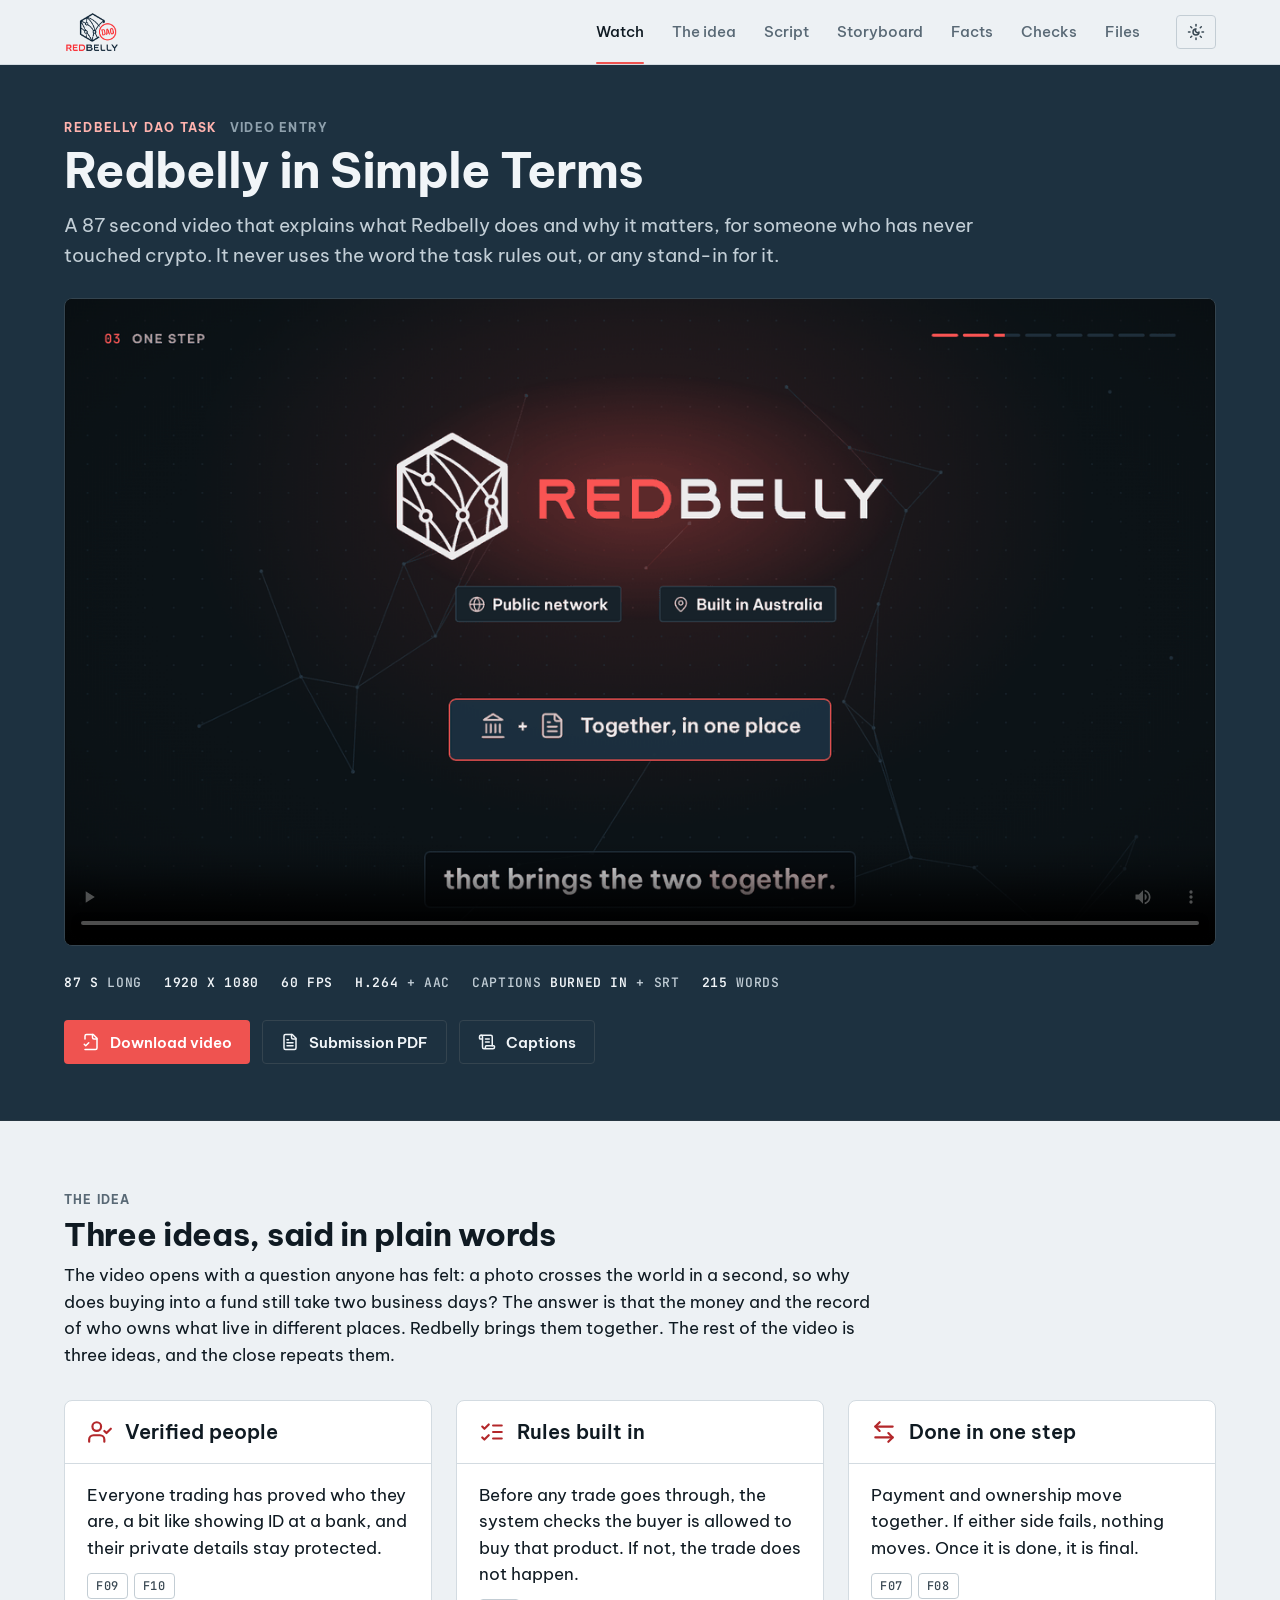
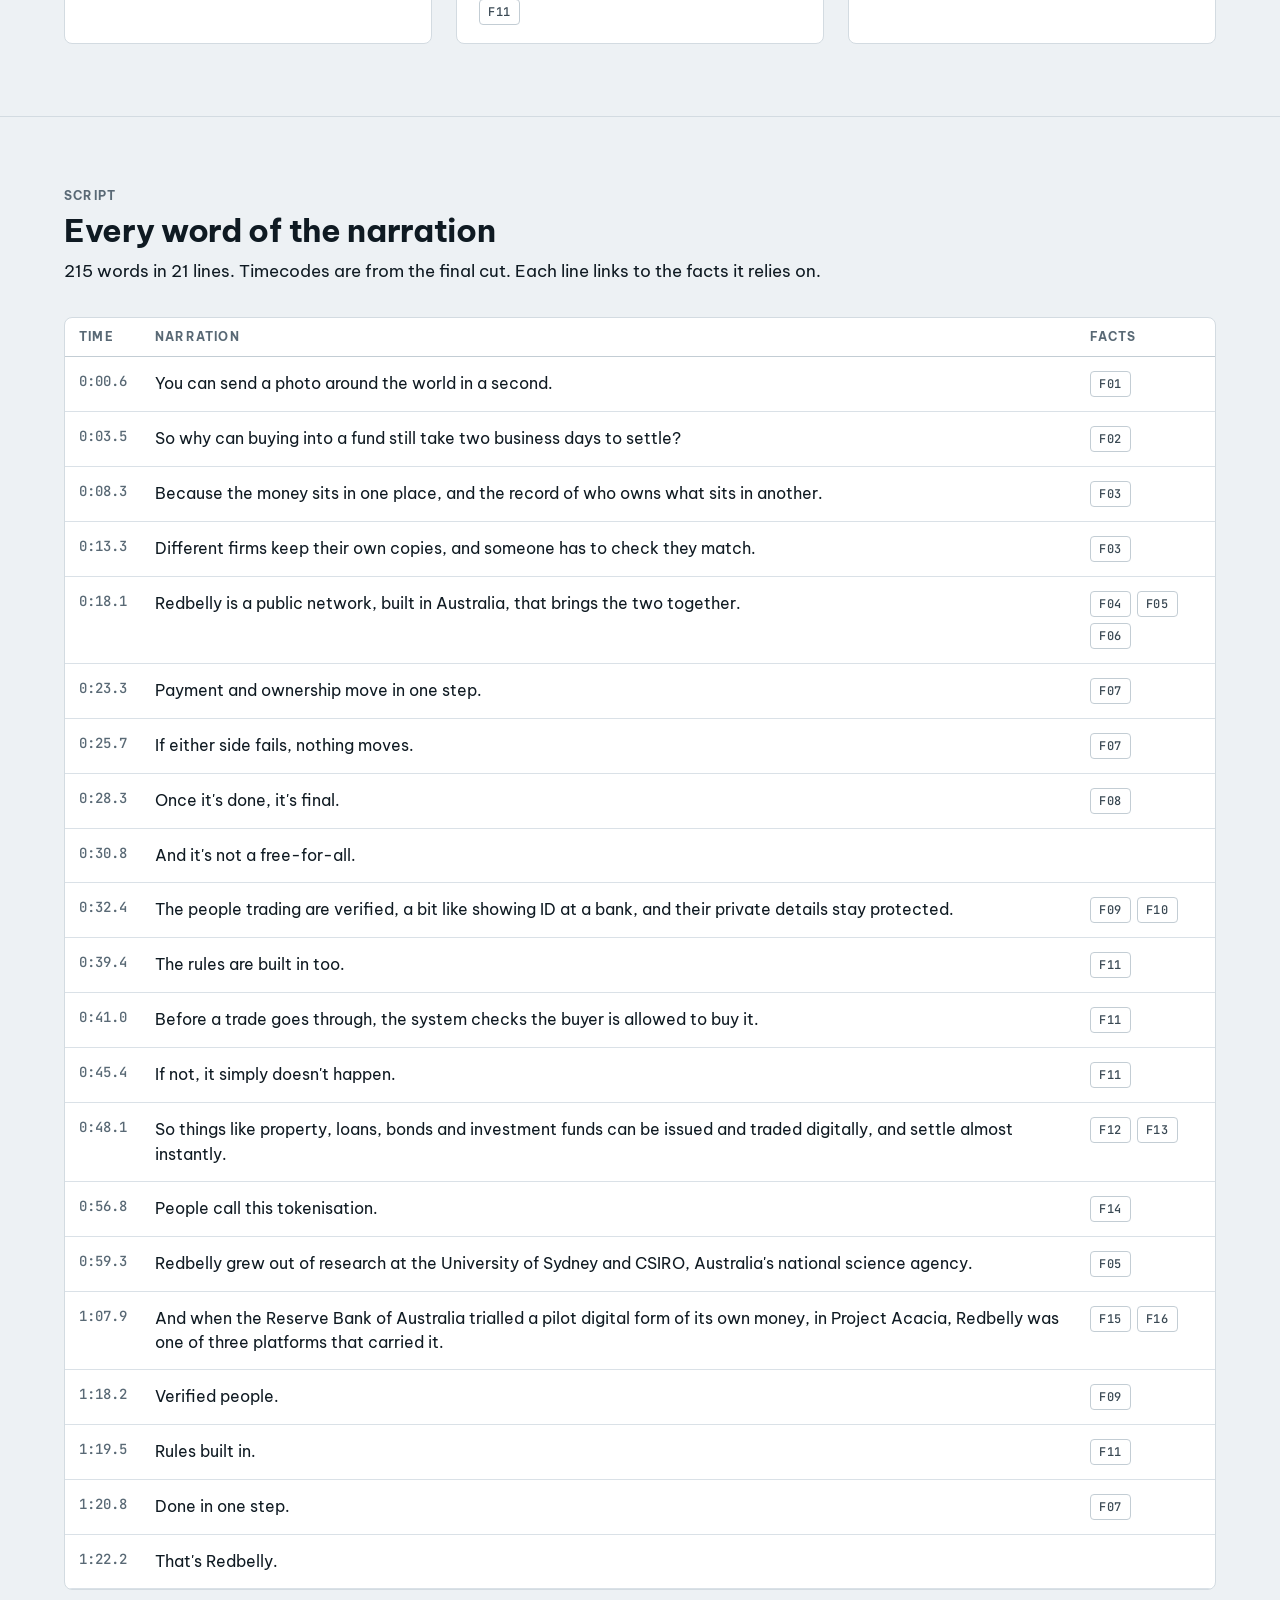
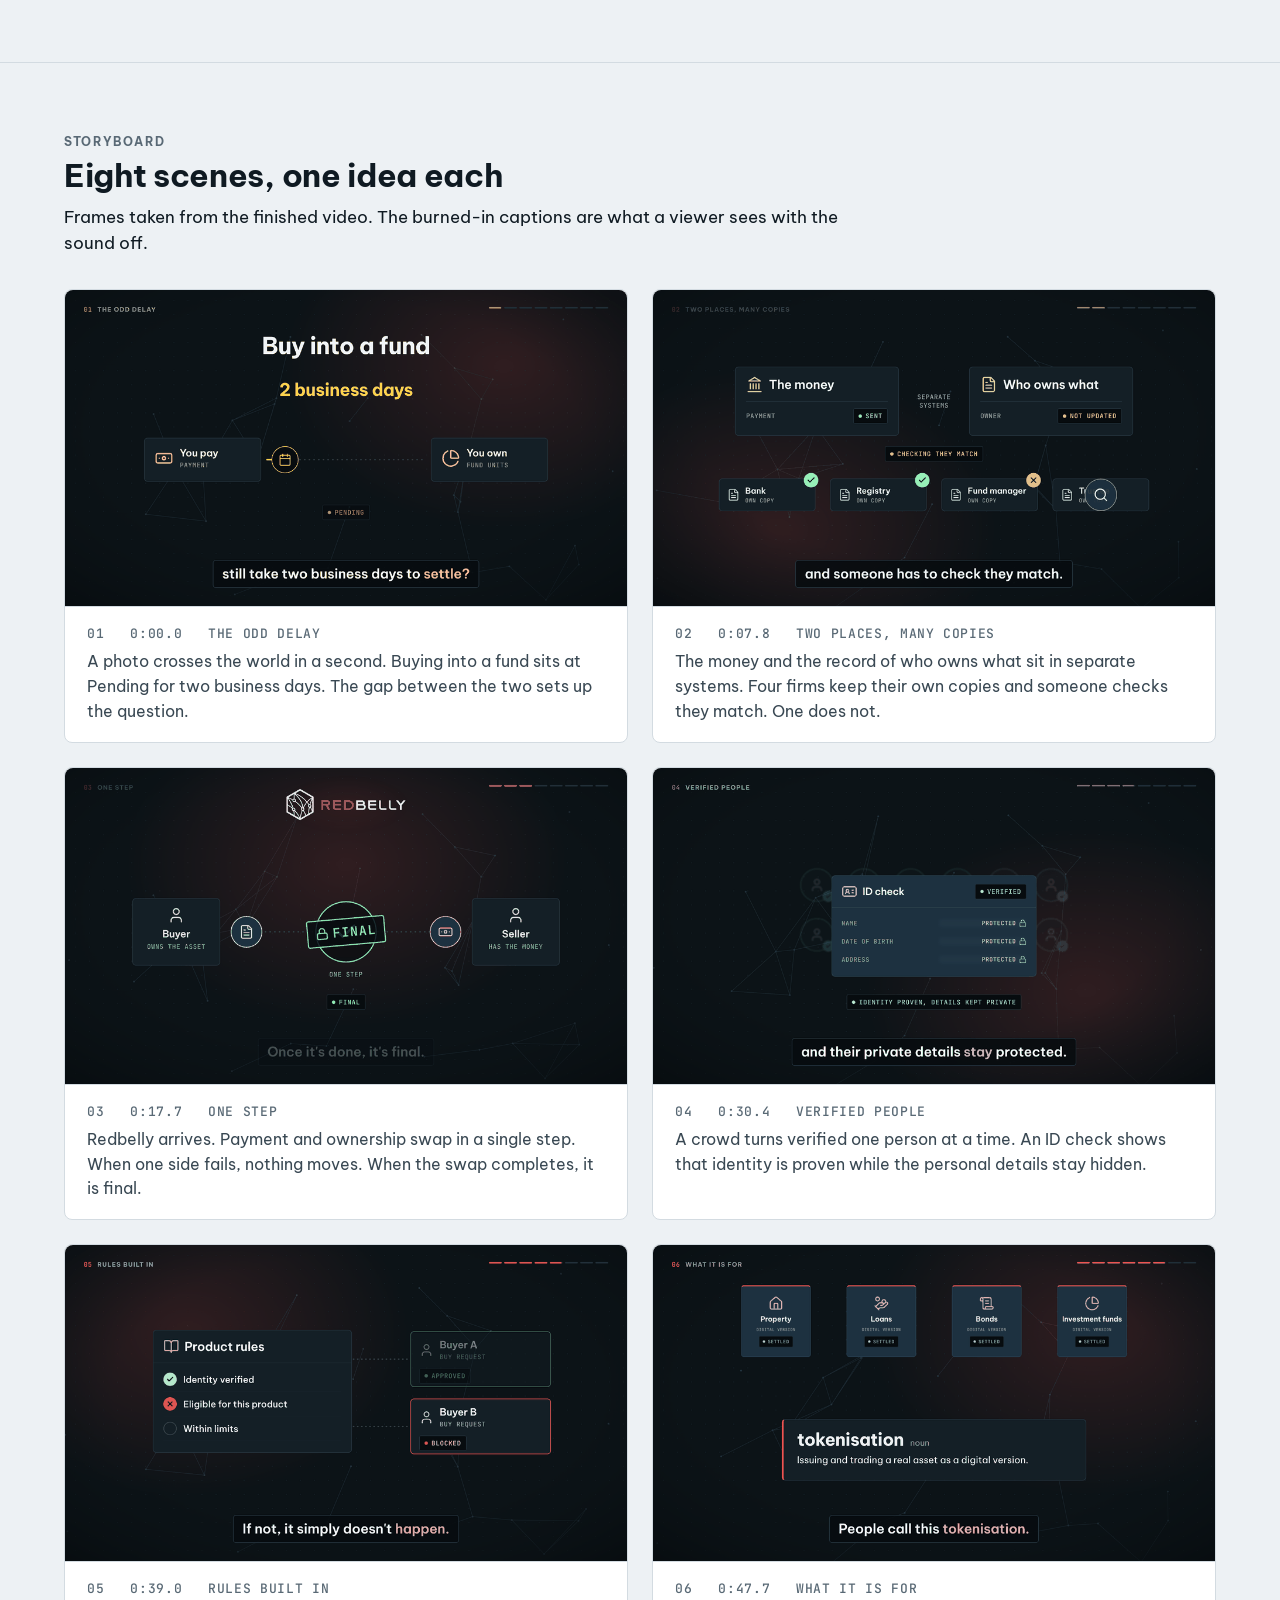
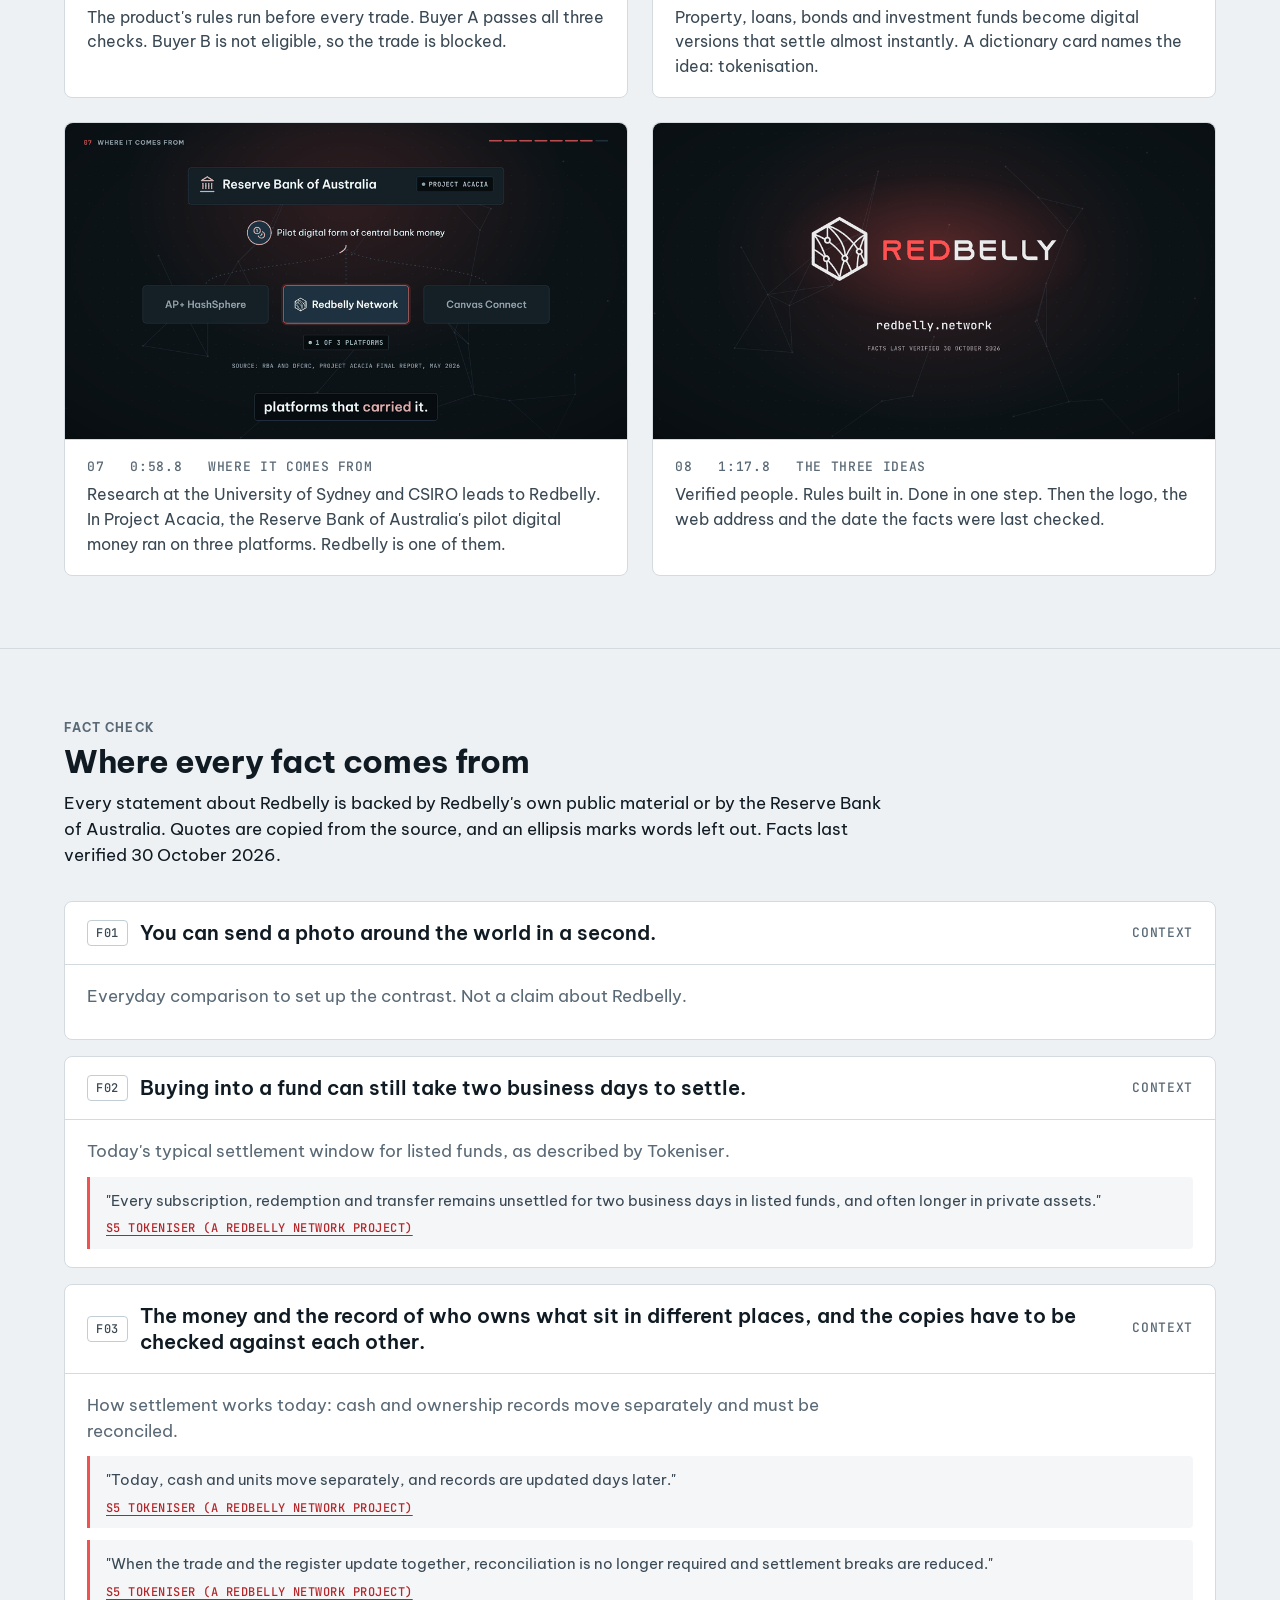
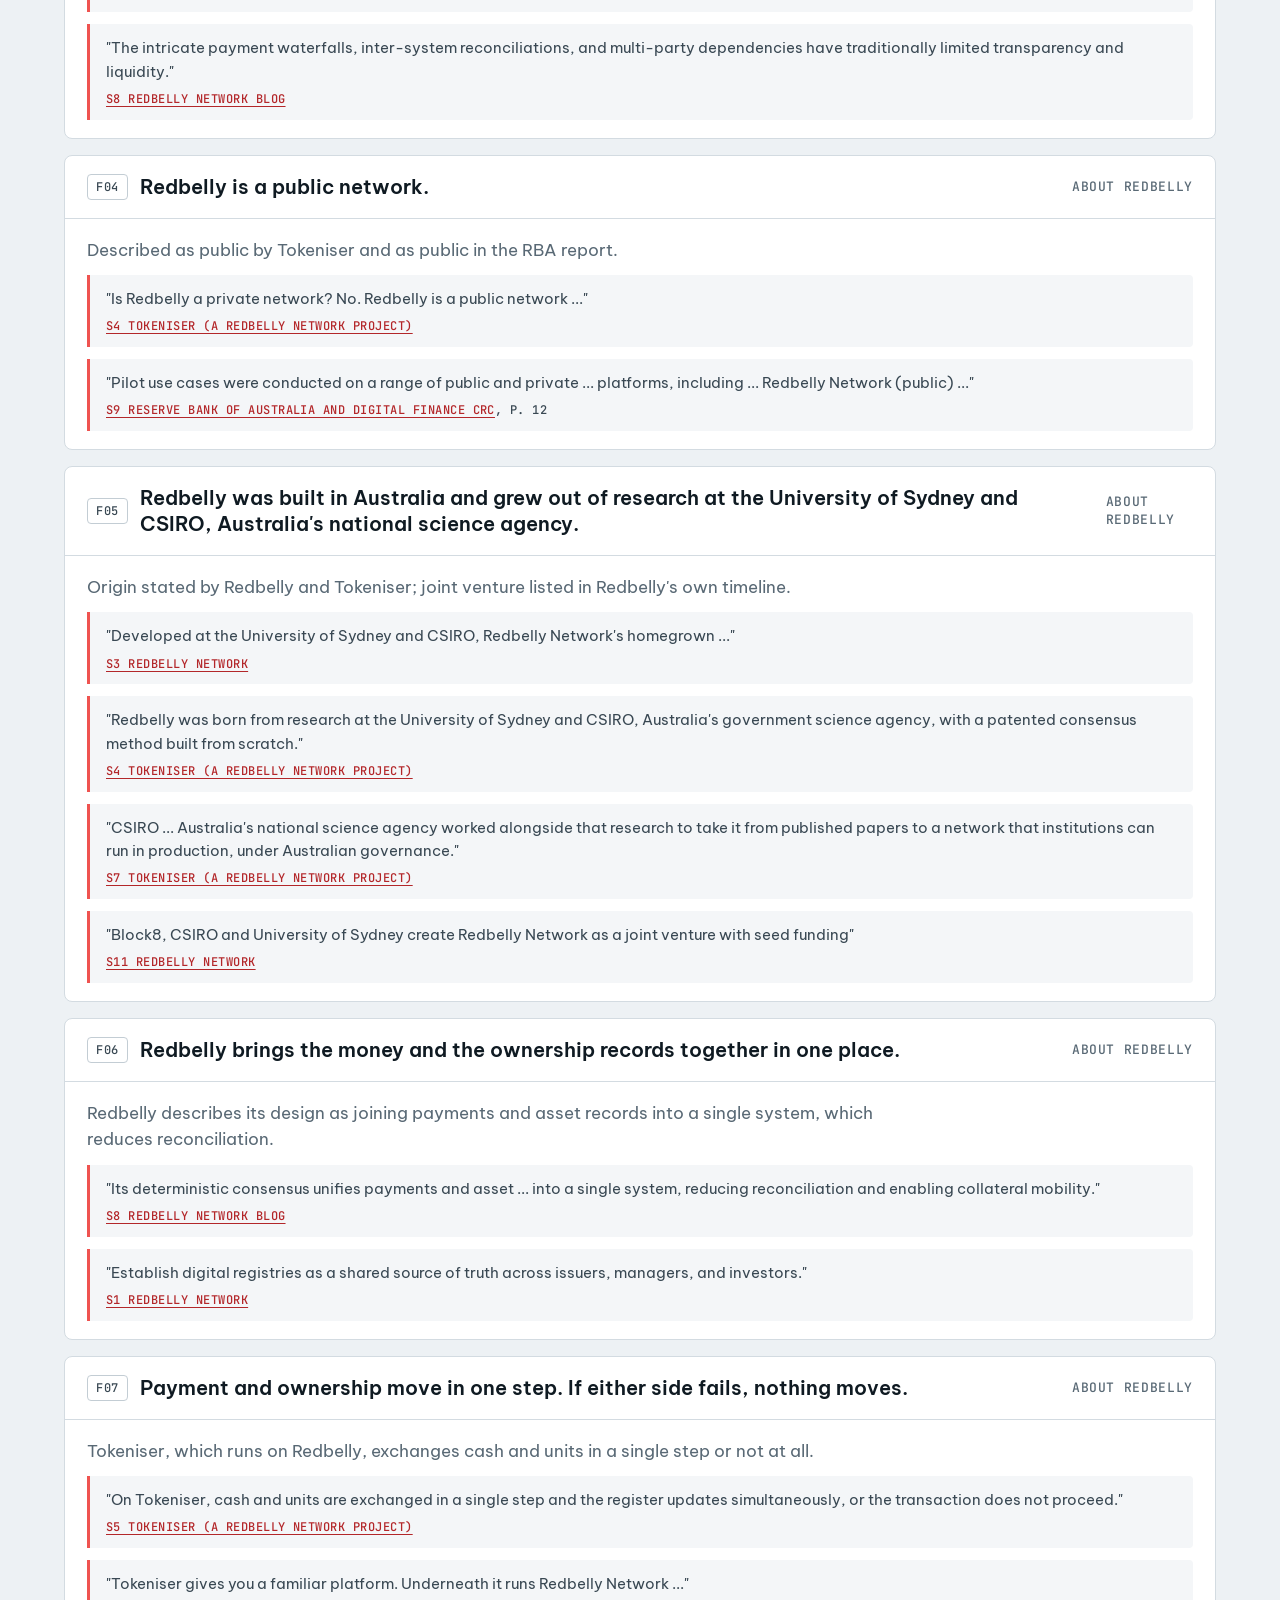
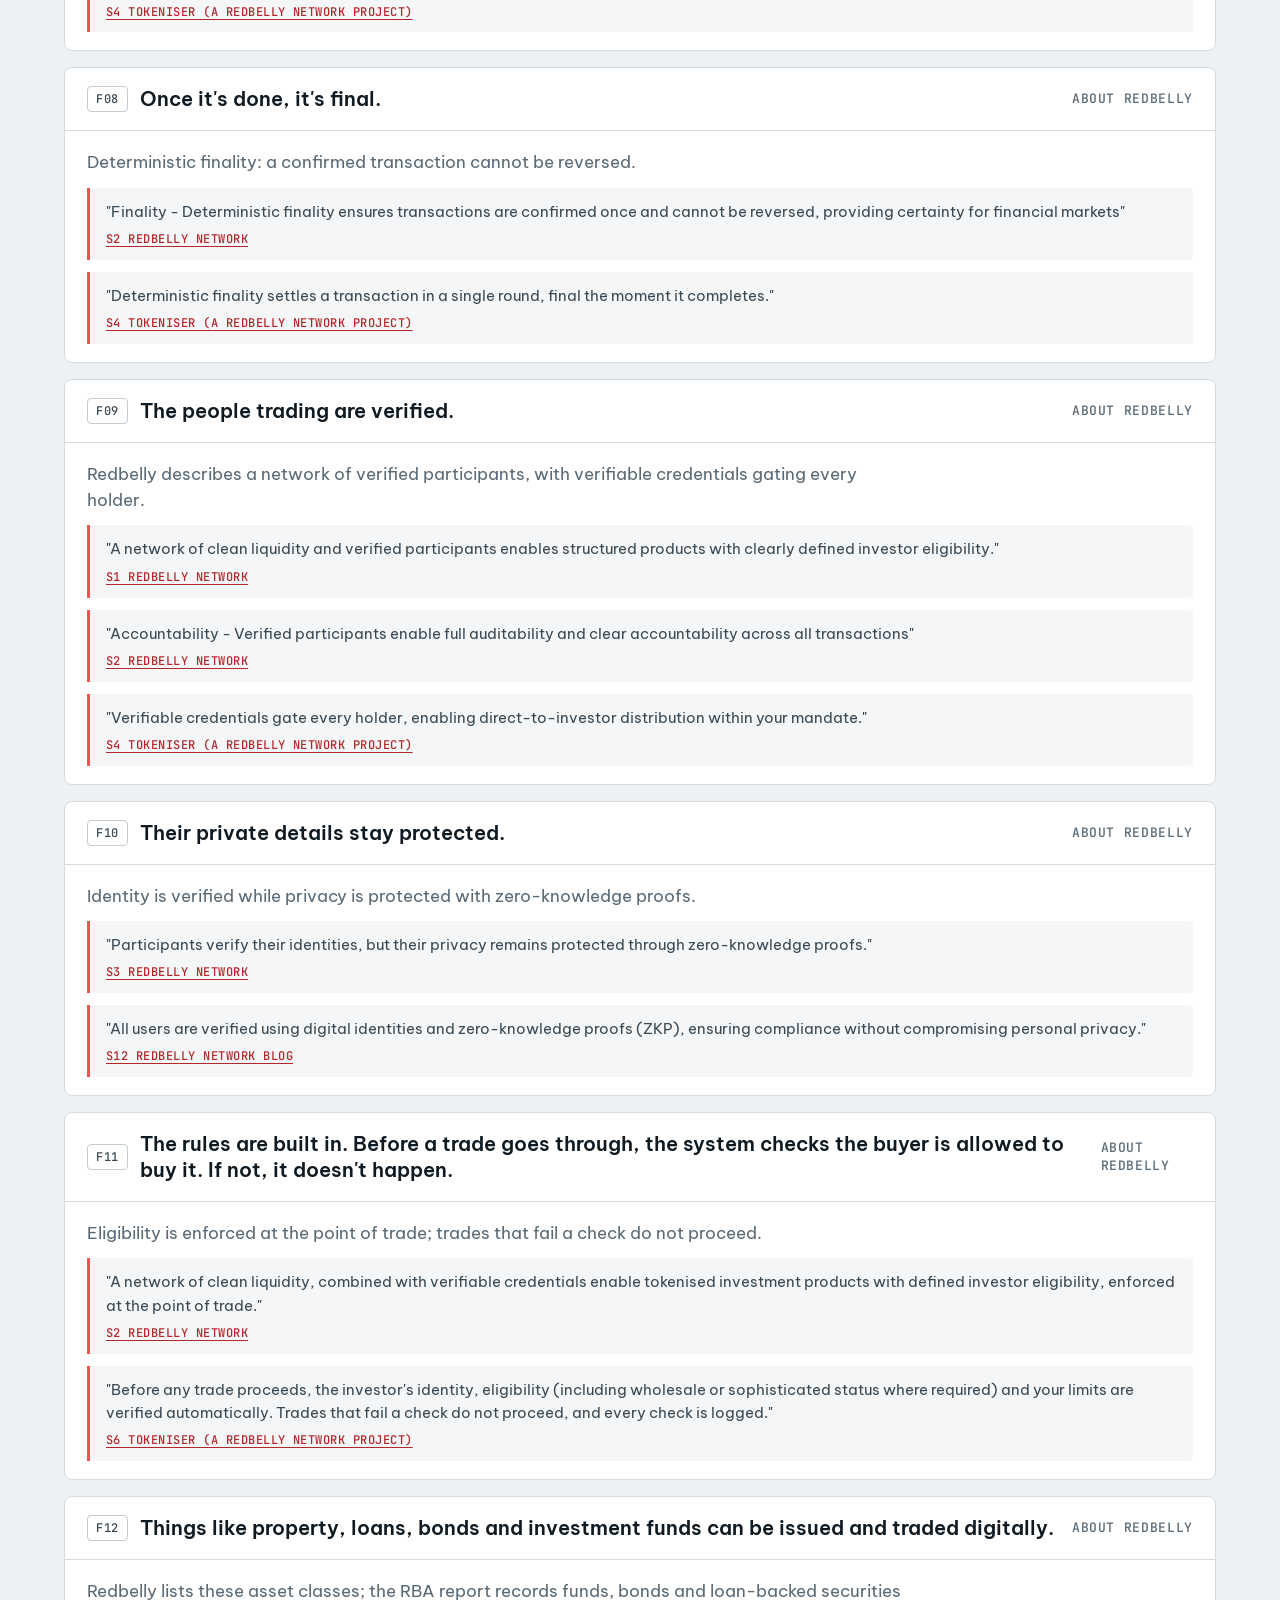
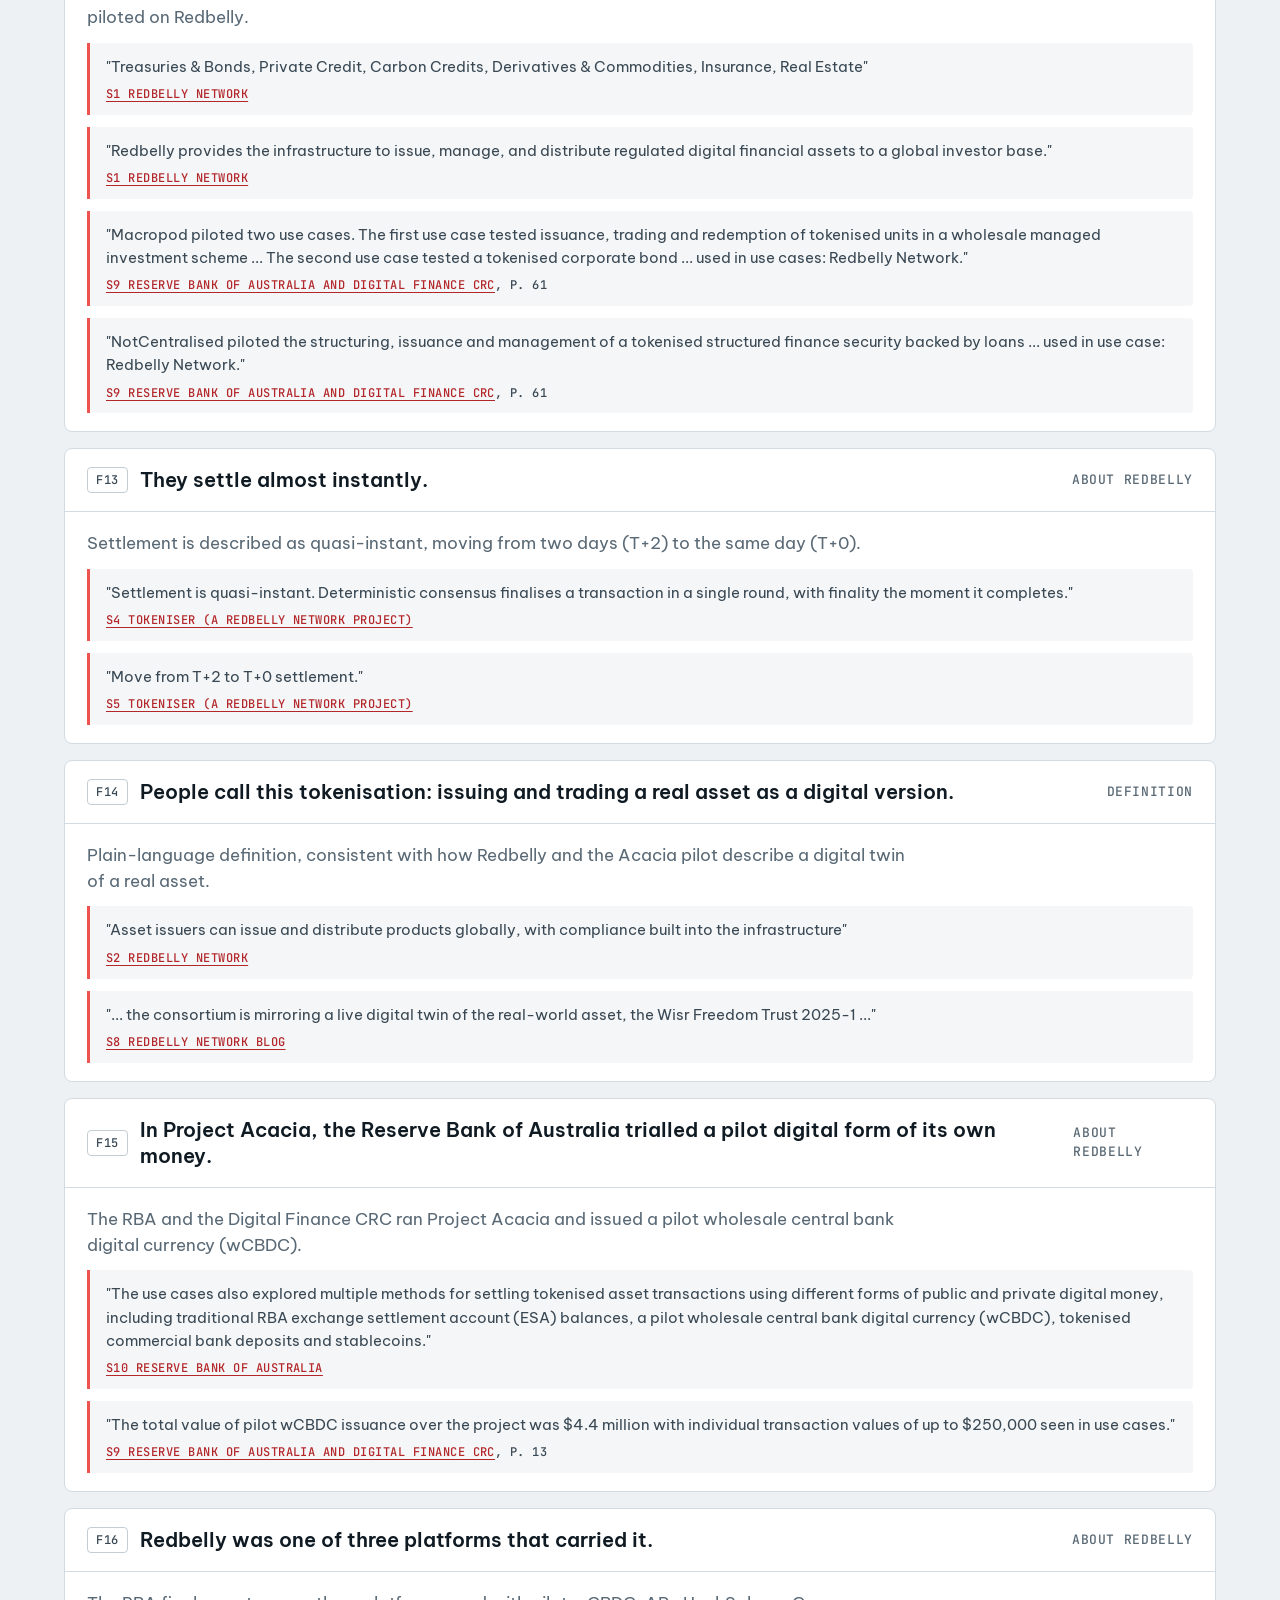
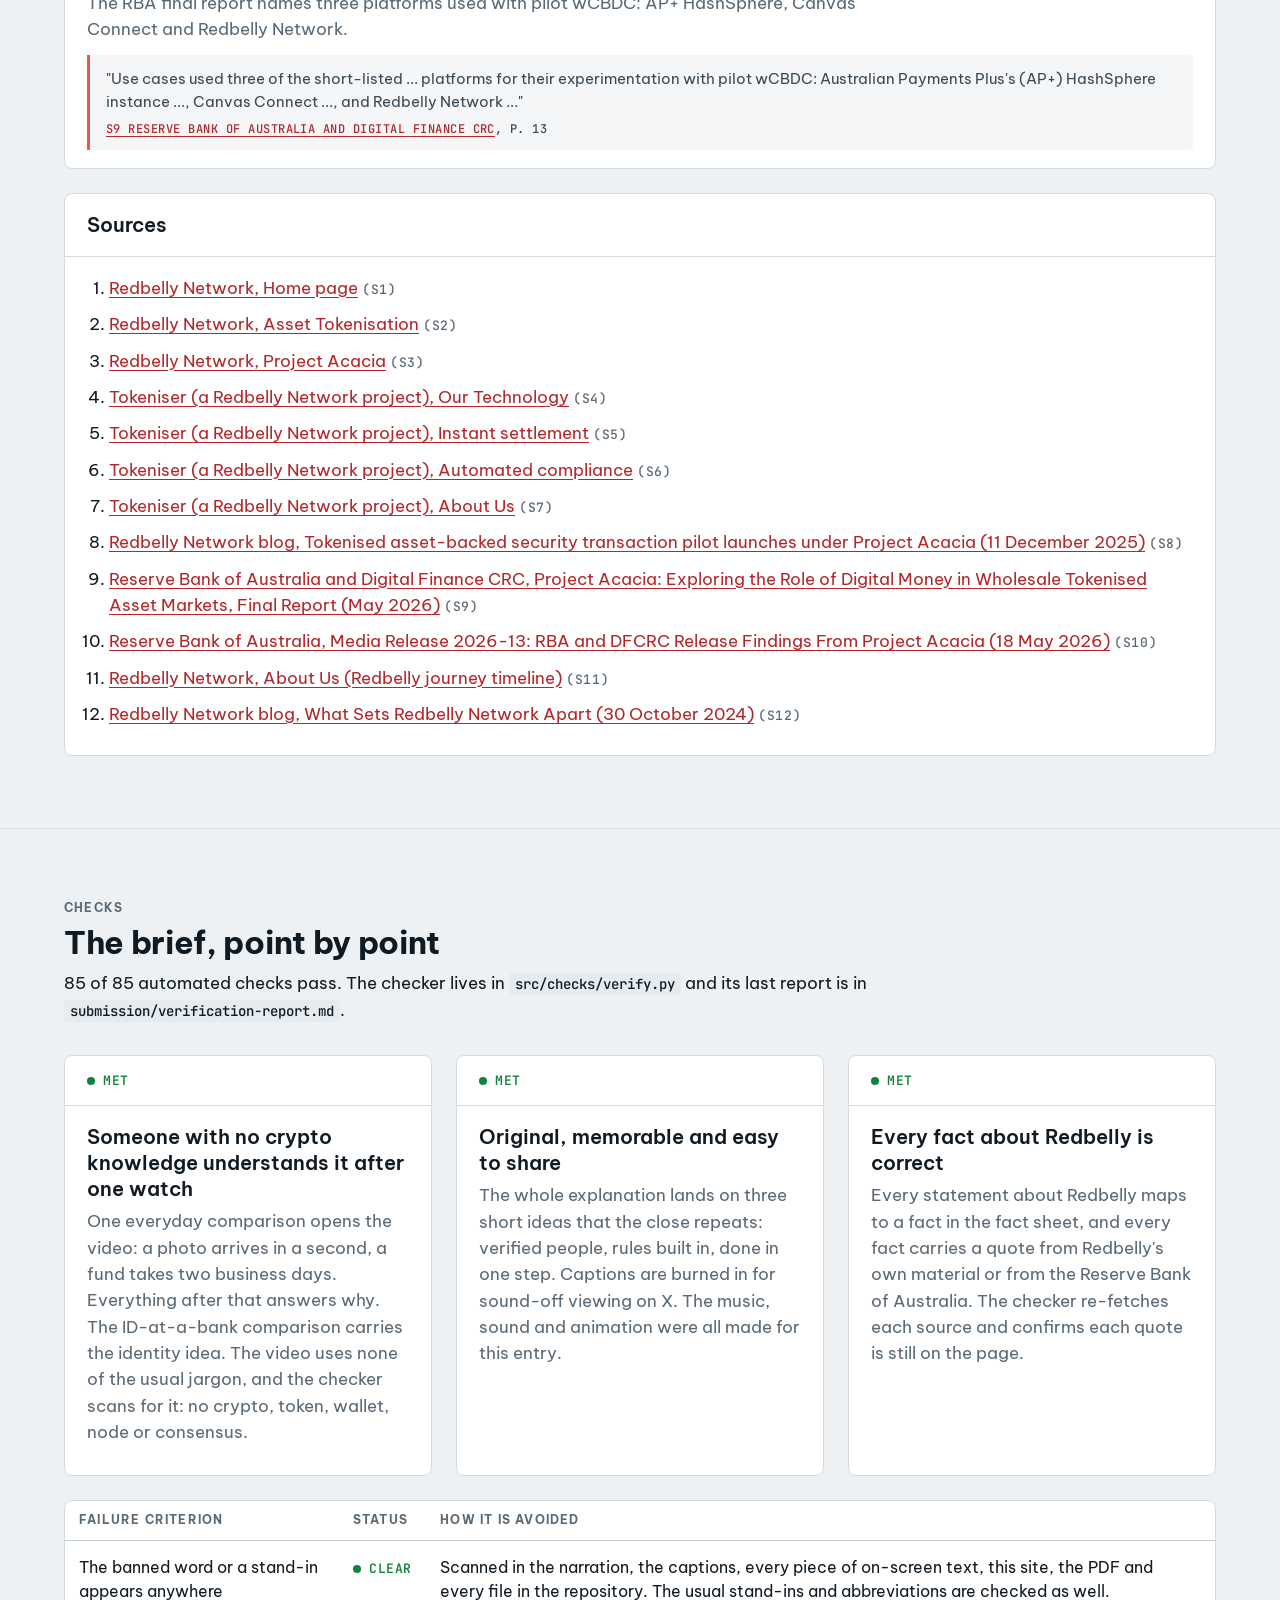
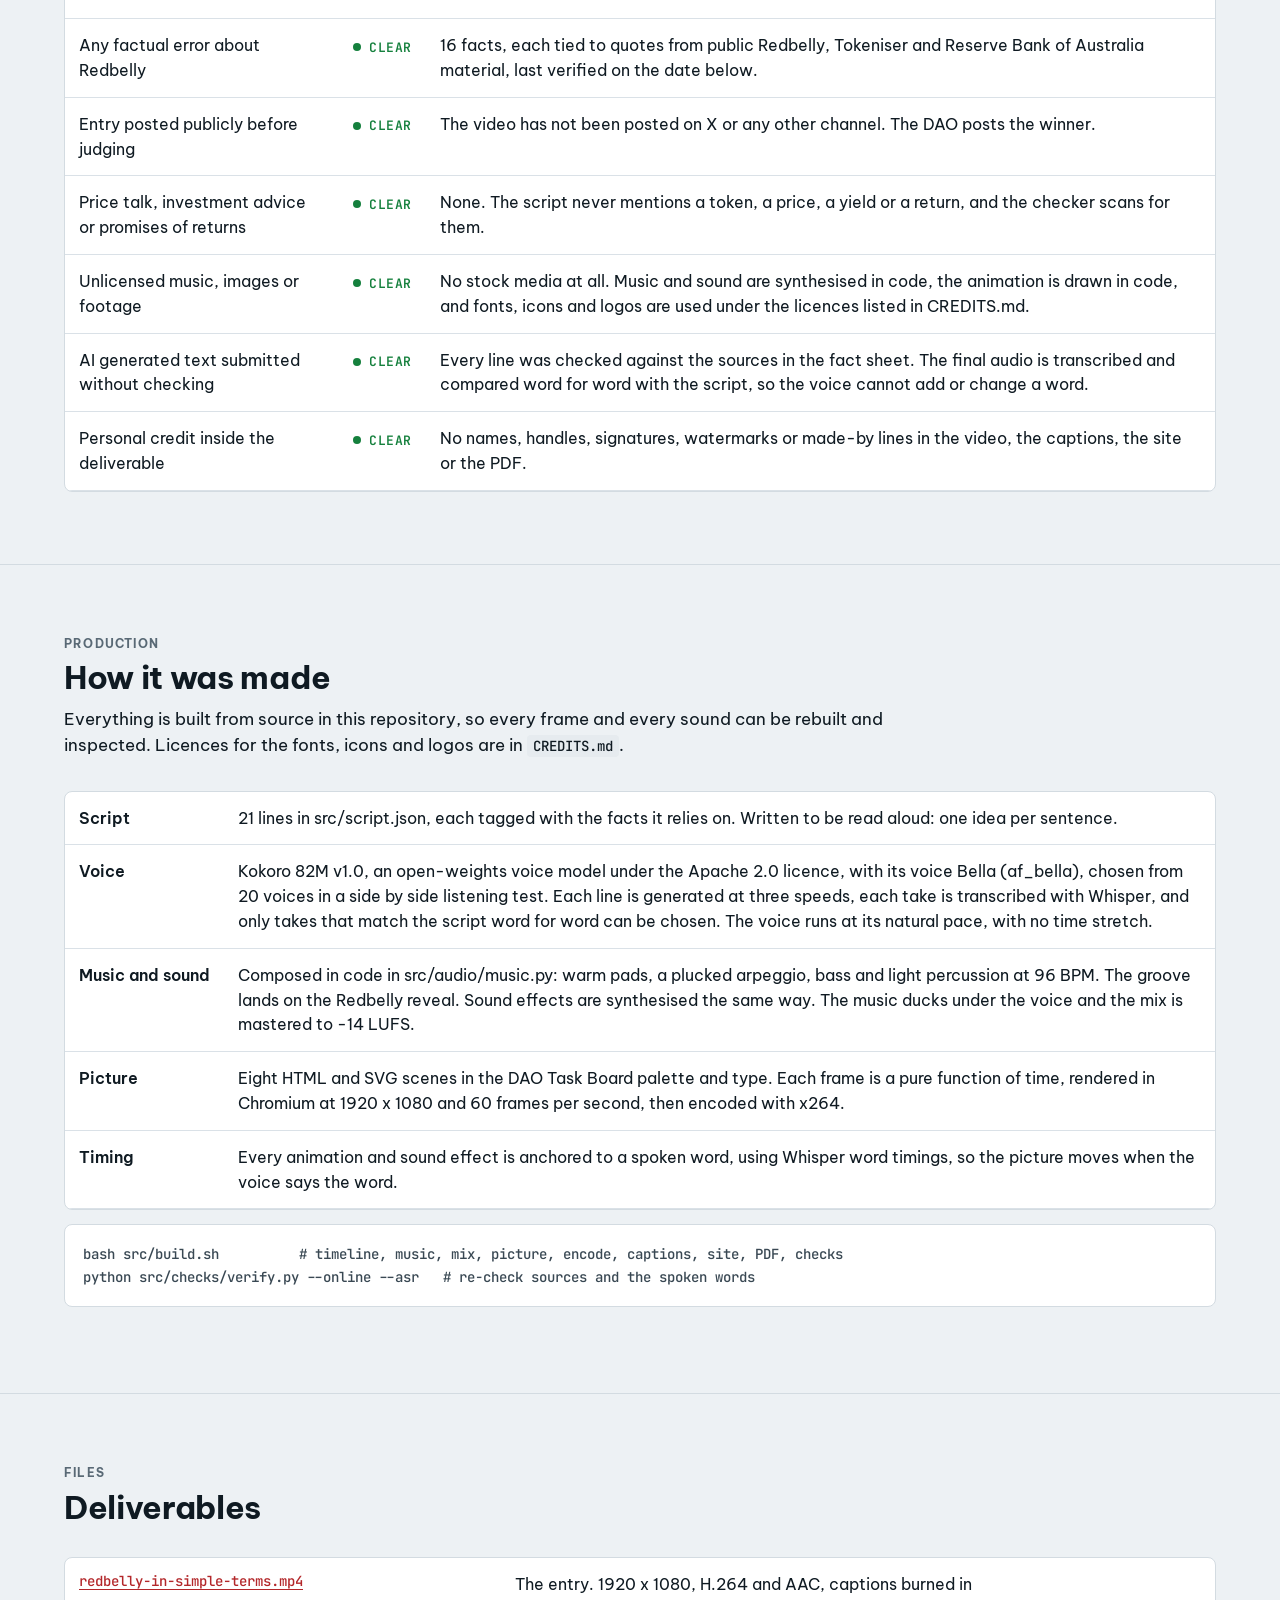
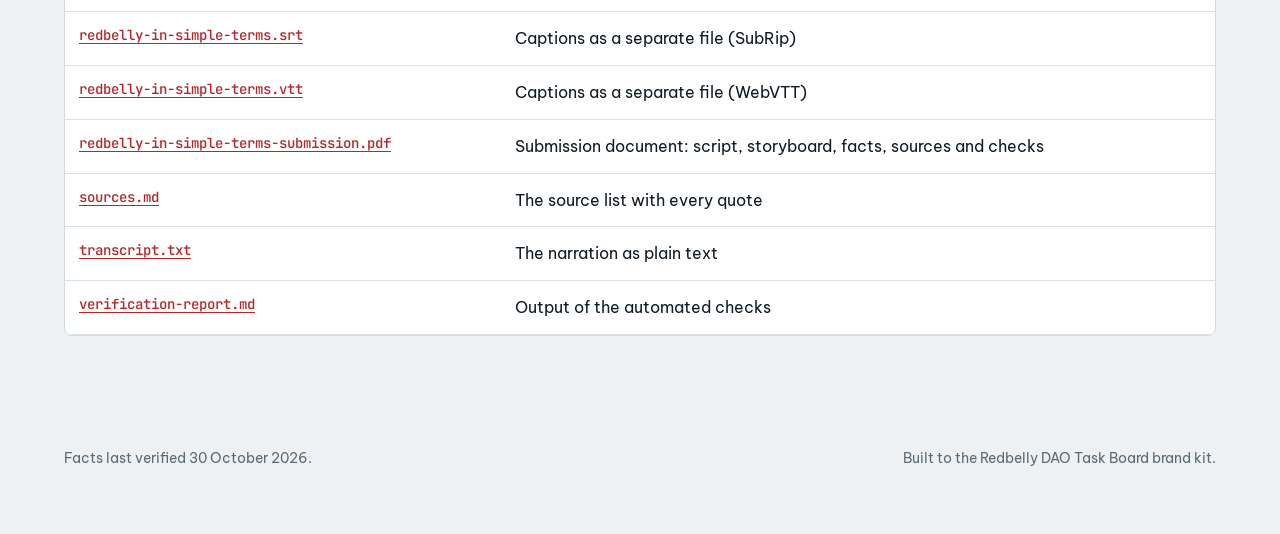
<file: index.html>
<!doctype html>
<html lang="en">
<head>
<meta charset="utf-8">
<meta name="viewport" content="width=device-width, initial-scale=1">
<title>Redbelly in Simple Terms</title>
<meta name="description" content="A 87 second video that explains what Redbelly does and why it matters, in everyday language.">
<meta property="og:title" content="Redbelly in Simple Terms">
<meta property="og:description" content="What Redbelly does and why it matters, in 87 seconds of everyday language.">
<meta property="og:type" content="website">
<meta property="og:url" content="https://redbelly-in-simple-terms.vercel.app/">
<meta property="og:image" content="https://redbelly-in-simple-terms.vercel.app/site/img/og.png">
<meta property="og:image:width" content="1200">
<meta property="og:image:height" content="630">
<meta name="twitter:card" content="summary_large_image">
<meta name="twitter:image" content="https://redbelly-in-simple-terms.vercel.app/site/img/og.png">
<meta name="robots" content="noindex">
<link rel="icon" type="image/png" sizes="512x512" href="site/img/icon.png">
<link rel="stylesheet" href="assets/fonts/fonts.css">
<style>
:root{color-scheme:dark;--surface:#0c1317;--deep:#0a1014;--lowest:#070c0f;--low:#111a20;--container:#17222a;--high:#223039;
--slate:#141f26;--steel:#1d3140;--edge:#263641;--on:#f1f5f8;--on2:#c2ced6;--outline:#8fa1ad;--ov:#34444f;--brand:#EF5350;
--brand-hover:#f95a56;--primary:#ffb3ae;--ok:#86EFAC;--warn:#FCD34D;
--sans:"Be Vietnam Pro",ui-sans-serif,system-ui,sans-serif;--mono:"JetBrains Mono",ui-monospace,monospace}
:root[data-theme=light]{color-scheme:light;--surface:#EDF1F4;--deep:#EDF1F4;--lowest:#FFFFFF;--low:#F4F6F8;--container:#E6EBEF;
--high:#DAE1E7;--slate:#FFFFFF;--steel:#DDE6ED;--edge:#D3DBE1;--on:#0F1A22;--on2:#394853;--outline:#596975;--ov:#C3CDD4;
--brand-hover:#D93E3B;--primary:#B3272A;--ok:#15803D;--warn:#A16207}
@media (prefers-color-scheme:light){:root:not([data-theme=dark]){color-scheme:light;--surface:#EDF1F4;--deep:#EDF1F4;--lowest:#FFFFFF;
--low:#F4F6F8;--container:#E6EBEF;--high:#DAE1E7;--slate:#FFFFFF;--steel:#DDE6ED;--edge:#D3DBE1;--on:#0F1A22;--on2:#394853;
--outline:#596975;--ov:#C3CDD4;--brand-hover:#D93E3B;--primary:#B3272A;--ok:#15803D;--warn:#A16207}}
*{box-sizing:border-box}html{scroll-behavior:smooth}
body{margin:0;background:var(--deep);color:var(--on);font:400 17px/1.55 var(--sans);-webkit-font-smoothing:antialiased}
a{color:var(--primary);text-underline-offset:3px}a:hover{color:var(--brand)}
.wrap{max-width:1280px;margin:0 auto;padding:0 64px}
@media (max-width:760px){.wrap{padding:0 16px}body{font-size:16px}}
header.top{position:sticky;top:0;z-index:5;background:color-mix(in srgb,var(--deep) 82%,transparent);backdrop-filter:blur(14px);
border-bottom:1px solid var(--edge)}
header.top .wrap{display:flex;align-items:center;gap:24px;height:64px}
header.top img{height:40px;width:auto;display:block}
.logo-light{display:none!important}
:root[data-theme=light] .logo-dark{display:none!important}:root[data-theme=light] .logo-light{display:block!important}
@media (prefers-color-scheme:light){:root:not([data-theme=dark]) .logo-dark{display:none!important}:root:not([data-theme=dark]) .logo-light{display:block!important}}
nav{display:flex;gap:4px;margin-left:auto;align-self:stretch}
nav a{position:relative;display:flex;align-items:center;padding:0 12px;color:var(--outline);text-decoration:none;font-weight:500;font-size:15px;transition:color .15s}
nav a:hover,nav a[aria-current="page"]{color:var(--on)}
nav a[aria-current="page"]::after{content:"";position:absolute;left:12px;right:12px;bottom:0;height:2px;border-radius:9999px;background:var(--brand)}
.theme{background:none;border:1px solid var(--ov);color:var(--on2);border-radius:4px;padding:7px 10px;cursor:pointer;display:inline-flex}
.theme:hover{border-color:var(--brand);color:var(--on)}
@media (max-width:860px){nav{display:none}.theme{margin-left:auto}}
.hero{background:#1d3140;color:#f1f5f8;border-bottom:1px solid #263641}
.hero .wrap{padding-top:56px;padding-bottom:56px;display:grid;grid-template-columns:1fr;gap:28px}
.caps{font:700 12px/1.2 var(--sans);letter-spacing:.1em;text-transform:uppercase;color:var(--outline)}
.hero .caps{color:#8fa1ad}.hero .caps b{color:#ffb3ae;font-weight:700}
h1{font:700 48px/1.08 var(--sans);letter-spacing:-.02em;margin:10px 0 0}
@media (max-width:760px){h1{font-size:36px}}
.lead{font-size:19px;color:#c2ced6;max-width:70ch;margin:14px 0 0}
.player{border-radius:8px;overflow:hidden;border:1px solid #34444f;background:#070c0f;aspect-ratio:16/9}
.player video{width:100%;height:100%;display:block}
.meta{display:flex;flex-wrap:wrap;gap:10px 22px;font:500 13px/1.4 var(--mono);letter-spacing:.05em;text-transform:uppercase;color:#c2ced6}
.meta span b{color:#f1f5f8;font-weight:600}
.btns{display:flex;flex-wrap:wrap;gap:12px}
.btn{display:inline-flex;align-items:center;gap:10px;padding:12px 18px;border-radius:4px;font:600 15px/1 var(--sans);text-decoration:none;white-space:nowrap}
.btn.primary{background:#EF5350;color:#fff}.btn.primary:hover{background:#f95a56;color:#fff}
.btn.ghost{border:1px solid #34444f;color:#f1f5f8}.btn.ghost:hover{border-color:#EF5350;color:#fff}
section{padding:72px 0;border-bottom:1px solid var(--edge)}
section .head{max-width:75ch;margin-bottom:32px}
h2{font:700 32px/1.15 var(--sans);letter-spacing:-.01em;margin:8px 0 10px}
h3{font:600 20px/1.3 var(--sans);margin:0 0 6px}
p{margin:0 0 12px;max-width:75ch}.muted{color:var(--outline)}
.grid3{display:grid;grid-template-columns:repeat(3,1fr);gap:24px}
.grid2{display:grid;grid-template-columns:repeat(2,1fr);gap:24px}
@media (max-width:900px){.grid3,.grid2{grid-template-columns:1fr}}
.card{background:var(--slate);border:1px solid var(--edge);border-radius:8px}
.card .ch{padding:18px 22px;border-bottom:1px solid var(--edge);display:flex;align-items:center;gap:12px}
.card .cb{padding:18px 22px}
.idea .ch svg{color:var(--primary)}
.mono{font:500 13px/1.4 var(--mono);letter-spacing:.05em;text-transform:uppercase;color:var(--outline)}
.status{display:inline-flex;align-items:center;gap:8px;font:600 13px/1 var(--mono);letter-spacing:.05em;text-transform:uppercase;white-space:nowrap}
.status i{width:8px;height:8px;border-radius:9999px;background:var(--ok);display:inline-block}.status{color:var(--ok)}
table{width:100%;border-collapse:collapse;font-size:16px}
th{text-align:left;font:700 12px/1.2 var(--sans);letter-spacing:.1em;text-transform:uppercase;color:var(--outline);padding:12px 14px;border-bottom:1px solid var(--ov)}
td{padding:14px;border-bottom:1px solid var(--high);vertical-align:top}
td.tc{font:500 14px/1.5 var(--mono);color:var(--outline);white-space:nowrap}
.tablebox{background:var(--slate);border:1px solid var(--edge);border-radius:8px;overflow-x:auto}
.chips{display:flex;flex-wrap:wrap;gap:6px}
.chip{font:500 12px/1 var(--mono);letter-spacing:.05em;padding:6px 8px;border-radius:4px;border:1px solid var(--ov);color:var(--on2);text-decoration:none;white-space:nowrap}
.chip:hover{border-color:var(--brand);color:var(--on)}
.scene img{display:block;width:100%;height:auto;border-bottom:1px solid var(--edge);border-radius:8px 8px 0 0}
.scene .cb p{color:var(--on2);font-size:16px;margin:0}
.fact{scroll-margin-top:90px}
.fact blockquote{margin:12px 0 0;padding:12px 16px;border-left:3px solid var(--brand);background:var(--low);border-radius:0 4px 4px 0;color:var(--on2);font-size:15px}
.fact blockquote cite{display:block;margin-top:8px;font:500 12px/1.4 var(--mono);letter-spacing:.04em;text-transform:uppercase;font-style:normal}
.fact .kind{margin-left:auto}
.cols{display:grid;grid-template-columns:repeat(2,1fr);gap:16px}@media (max-width:900px){.cols{grid-template-columns:1fr}}
ol.src{padding-left:22px;margin:0}ol.src li{margin:0 0 10px}
code{font:500 14px var(--mono);background:var(--container);padding:2px 6px;border-radius:4px}
pre{font:500 14px/1.6 var(--mono);background:var(--lowest);border:1px solid var(--edge);border-radius:8px;padding:18px;overflow-x:auto;color:var(--on2)}
.files td:first-child{font:500 14px var(--mono)}
footer{padding:40px 0 64px;color:var(--outline);font-size:14px}
footer .wrap{display:flex;flex-wrap:wrap;gap:12px 32px;justify-content:space-between}
:focus-visible{outline:2px solid var(--brand);outline-offset:2px}
</style>
<script>try{const t=localStorage.getItem("theme");if(t)document.documentElement.dataset.theme=t}catch(e){}</script>
</head>
<body>
<header class="top"><div class="wrap">
  <img class="logo-dark" src="site/img/dao-logo-on-dark.png" alt="Redbelly DAO" width="56" height="40">
  <img class="logo-light" src="site/img/dao-logo-on-light.png" alt="Redbelly DAO" width="56" height="40">
  <nav><a href="#watch">Watch</a><a href="#idea">The idea</a><a href="#script">Script</a><a href="#storyboard">Storyboard</a><a href="#facts">Facts</a><a href="#checks">Checks</a><a href="#files">Files</a></nav>
  <button class="theme" id="theme" aria-label="Switch between light and dark theme"><svg aria-hidden="true" focusable="false"
  class="lucide lucide-sun-moon"
  xmlns="http://www.w3.org/2000/svg"
  width="18"
  height="18"
  viewBox="0 0 24 24"
  fill="none"
  stroke="currentColor"
  stroke-width="2"
  stroke-linecap="round"
  stroke-linejoin="round"
>
  <path d="M12 8a2.83 2.83 0 0 0 4 4 4 4 0 1 1-4-4" />
  <path d="M12 2v2" />
  <path d="M12 20v2" />
  <path d="m4.9 4.9 1.4 1.4" />
  <path d="m17.7 17.7 1.4 1.4" />
  <path d="M2 12h2" />
  <path d="M20 12h2" />
  <path d="m6.3 17.7-1.4 1.4" />
  <path d="m19.1 4.9-1.4 1.4" />
</svg></button>
</div></header>

<div class="hero" id="watch"><div class="wrap">
  <div>
    <div class="caps"><b>Redbelly DAO task</b> &nbsp; Video entry</div>
    <h1>Redbelly in Simple Terms</h1>
    <p class="lead">A 87 second video that explains what Redbelly does and why it matters, for someone who has never touched crypto. It never uses the word the task rules out, or any stand-in for it.</p>
  </div>
  <div class="player"><video controls preload="metadata" poster="site/img/poster.png" src="submission/redbelly-in-simple-terms.mp4"></video></div>
  <div class="meta"><span><b>87 s</b> long</span><span><b>1920 x 1080</b></span><span><b>60 fps</b></span><span><b>H.264</b> + AAC</span><span>Captions <b>burned in</b> + SRT</span><span><b>215</b> words</span></div>
  <div class="btns">
    <a class="btn primary" href="submission/redbelly-in-simple-terms.mp4" download><svg aria-hidden="true" focusable="false"
  class="lucide lucide-file-check-2"
  xmlns="http://www.w3.org/2000/svg"
  width="18"
  height="18"
  viewBox="0 0 24 24"
  fill="none"
  stroke="currentColor"
  stroke-width="2"
  stroke-linecap="round"
  stroke-linejoin="round"
>
  <path d="M4 22h14a2 2 0 0 0 2-2V7l-5-5H6a2 2 0 0 0-2 2v4" />
  <path d="M14 2v4a2 2 0 0 0 2 2h4" />
  <path d="m3 15 2 2 4-4" />
</svg>Download video</a>
    <a class="btn ghost" href="submission/redbelly-in-simple-terms-submission.pdf"><svg aria-hidden="true" focusable="false"
  class="lucide lucide-file-text"
  xmlns="http://www.w3.org/2000/svg"
  width="18"
  height="18"
  viewBox="0 0 24 24"
  fill="none"
  stroke="currentColor"
  stroke-width="2"
  stroke-linecap="round"
  stroke-linejoin="round"
>
  <path d="M15 2H6a2 2 0 0 0-2 2v16a2 2 0 0 0 2 2h12a2 2 0 0 0 2-2V7Z" />
  <path d="M14 2v4a2 2 0 0 0 2 2h4" />
  <path d="M10 9H8" />
  <path d="M16 13H8" />
  <path d="M16 17H8" />
</svg>Submission PDF</a>
    <a class="btn ghost" href="submission/redbelly-in-simple-terms.srt" download><svg aria-hidden="true" focusable="false"
  class="lucide lucide-scroll-text"
  xmlns="http://www.w3.org/2000/svg"
  width="18"
  height="18"
  viewBox="0 0 24 24"
  fill="none"
  stroke="currentColor"
  stroke-width="2"
  stroke-linecap="round"
  stroke-linejoin="round"
>
  <path d="M15 12h-5" />
  <path d="M15 8h-5" />
  <path d="M19 17V5a2 2 0 0 0-2-2H4" />
  <path d="M8 21h12a2 2 0 0 0 2-2v-1a1 1 0 0 0-1-1H11a1 1 0 0 0-1 1v1a2 2 0 1 1-4 0V5a2 2 0 1 0-4 0v2a1 1 0 0 0 1 1h3" />
</svg>Captions</a>
  </div>
</div></div>

<main>
<section id="idea"><div class="wrap">
  <div class="head"><div class="caps">The idea</div><h2>Three ideas, said in plain words</h2>
  <p>The video opens with a question anyone has felt: a photo crosses the world in a second, so why does buying into a fund still take two business days? The answer is that the money and the record of who owns what live in different places. Redbelly brings them together. The rest of the video is three ideas, and the close repeats them.</p></div>
  <div class="grid3"><div class="card idea"><div class="ch"><svg aria-hidden="true" focusable="false"
  class="lucide lucide-user-check"
  xmlns="http://www.w3.org/2000/svg"
  width="26"
  height="26"
  viewBox="0 0 24 24"
  fill="none"
  stroke="currentColor"
  stroke-width="2"
  stroke-linecap="round"
  stroke-linejoin="round"
>
  <path d="M16 21v-2a4 4 0 0 0-4-4H6a4 4 0 0 0-4 4v2" />
  <circle cx="9" cy="7" r="4" />
  <polyline points="16 11 18 13 22 9" />
</svg><h3 style="margin:0">Verified people</h3></div><div class="cb"><p>Everyone trading has proved who they are, a bit like showing ID at a bank, and their private details stay protected.</p><div class="chips"><a class=chip href=#F09>F09</a><a class=chip href=#F10>F10</a></div></div></div><div class="card idea"><div class="ch"><svg aria-hidden="true" focusable="false"
  class="lucide lucide-list-checks"
  xmlns="http://www.w3.org/2000/svg"
  width="26"
  height="26"
  viewBox="0 0 24 24"
  fill="none"
  stroke="currentColor"
  stroke-width="2"
  stroke-linecap="round"
  stroke-linejoin="round"
>
  <path d="m3 17 2 2 4-4" />
  <path d="m3 7 2 2 4-4" />
  <path d="M13 6h8" />
  <path d="M13 12h8" />
  <path d="M13 18h8" />
</svg><h3 style="margin:0">Rules built in</h3></div><div class="cb"><p>Before any trade goes through, the system checks the buyer is allowed to buy that product. If not, the trade does not happen.</p><div class="chips"><a class=chip href=#F11>F11</a></div></div></div><div class="card idea"><div class="ch"><svg aria-hidden="true" focusable="false"
  class="lucide lucide-arrow-left-right"
  xmlns="http://www.w3.org/2000/svg"
  width="26"
  height="26"
  viewBox="0 0 24 24"
  fill="none"
  stroke="currentColor"
  stroke-width="2"
  stroke-linecap="round"
  stroke-linejoin="round"
>
  <path d="M8 3 4 7l4 4" />
  <path d="M4 7h16" />
  <path d="m16 21 4-4-4-4" />
  <path d="M20 17H4" />
</svg><h3 style="margin:0">Done in one step</h3></div><div class="cb"><p>Payment and ownership move together. If either side fails, nothing moves. Once it is done, it is final.</p><div class="chips"><a class=chip href=#F07>F07</a><a class=chip href=#F08>F08</a></div></div></div></div>
</div></section>

<section id="script"><div class="wrap">
  <div class="head"><div class="caps">Script</div><h2>Every word of the narration</h2>
  <p>215 words in 21 lines. Timecodes are from the final cut. Each line links to the facts it relies on.</p></div>
  <div class="tablebox"><table><thead><tr><th>Time</th><th>Narration</th><th>Facts</th></tr></thead><tbody><tr><td class="tc">0:00.6</td><td>You can send a photo around the world in a second.</td><td><div class="chips"><a class=chip href=#F01>F01</a></div></td></tr><tr><td class="tc">0:03.5</td><td>So why can buying into a fund still take two business days to settle?</td><td><div class="chips"><a class=chip href=#F02>F02</a></div></td></tr><tr><td class="tc">0:08.3</td><td>Because the money sits in one place, and the record of who owns what sits in another.</td><td><div class="chips"><a class=chip href=#F03>F03</a></div></td></tr><tr><td class="tc">0:13.3</td><td>Different firms keep their own copies, and someone has to check they match.</td><td><div class="chips"><a class=chip href=#F03>F03</a></div></td></tr><tr><td class="tc">0:18.1</td><td>Redbelly is a public network, built in Australia, that brings the two together.</td><td><div class="chips"><a class=chip href=#F04>F04</a><a class=chip href=#F05>F05</a><a class=chip href=#F06>F06</a></div></td></tr><tr><td class="tc">0:23.3</td><td>Payment and ownership move in one step.</td><td><div class="chips"><a class=chip href=#F07>F07</a></div></td></tr><tr><td class="tc">0:25.7</td><td>If either side fails, nothing moves.</td><td><div class="chips"><a class=chip href=#F07>F07</a></div></td></tr><tr><td class="tc">0:28.3</td><td>Once it&#x27;s done, it&#x27;s final.</td><td><div class="chips"><a class=chip href=#F08>F08</a></div></td></tr><tr><td class="tc">0:30.8</td><td>And it&#x27;s not a free-for-all.</td><td><div class="chips"></div></td></tr><tr><td class="tc">0:32.4</td><td>The people trading are verified, a bit like showing ID at a bank, and their private details stay protected.</td><td><div class="chips"><a class=chip href=#F09>F09</a><a class=chip href=#F10>F10</a></div></td></tr><tr><td class="tc">0:39.4</td><td>The rules are built in too.</td><td><div class="chips"><a class=chip href=#F11>F11</a></div></td></tr><tr><td class="tc">0:41.0</td><td>Before a trade goes through, the system checks the buyer is allowed to buy it.</td><td><div class="chips"><a class=chip href=#F11>F11</a></div></td></tr><tr><td class="tc">0:45.4</td><td>If not, it simply doesn&#x27;t happen.</td><td><div class="chips"><a class=chip href=#F11>F11</a></div></td></tr><tr><td class="tc">0:48.1</td><td>So things like property, loans, bonds and investment funds can be issued and traded digitally, and settle almost instantly.</td><td><div class="chips"><a class=chip href=#F12>F12</a><a class=chip href=#F13>F13</a></div></td></tr><tr><td class="tc">0:56.8</td><td>People call this tokenisation.</td><td><div class="chips"><a class=chip href=#F14>F14</a></div></td></tr><tr><td class="tc">0:59.3</td><td>Redbelly grew out of research at the University of Sydney and CSIRO, Australia&#x27;s national science agency.</td><td><div class="chips"><a class=chip href=#F05>F05</a></div></td></tr><tr><td class="tc">1:07.9</td><td>And when the Reserve Bank of Australia trialled a pilot digital form of its own money, in Project Acacia, Redbelly was one of three platforms that carried it.</td><td><div class="chips"><a class=chip href=#F15>F15</a><a class=chip href=#F16>F16</a></div></td></tr><tr><td class="tc">1:18.2</td><td>Verified people.</td><td><div class="chips"><a class=chip href=#F09>F09</a></div></td></tr><tr><td class="tc">1:19.5</td><td>Rules built in.</td><td><div class="chips"><a class=chip href=#F11>F11</a></div></td></tr><tr><td class="tc">1:20.8</td><td>Done in one step.</td><td><div class="chips"><a class=chip href=#F07>F07</a></div></td></tr><tr><td class="tc">1:22.2</td><td>That&#x27;s Redbelly.</td><td><div class="chips"></div></td></tr></tbody></table></div>
</div></section>

<section id="storyboard"><div class="wrap">
  <div class="head"><div class="caps">Storyboard</div><h2>Eight scenes, one idea each</h2>
  <p>Frames taken from the finished video. The burned-in captions are what a viewer sees with the sound off.</p></div>
  <div class="grid2"><figure class="card scene" style="margin:0"><img src="site/img/scene-01.png" width="960" height="540" alt="Frame from scene 1, The odd delay"><div class="cb"><div class="mono" style="margin-bottom:6px">01 &nbsp; 0:00.0 &nbsp; The odd delay</div><p>A photo crosses the world in a second. Buying into a fund sits at Pending for two business days. The gap between the two sets up the question.</p></div></figure><figure class="card scene" style="margin:0"><img src="site/img/scene-02.png" width="960" height="540" alt="Frame from scene 2, Two places, many copies"><div class="cb"><div class="mono" style="margin-bottom:6px">02 &nbsp; 0:07.8 &nbsp; Two places, many copies</div><p>The money and the record of who owns what sit in separate systems. Four firms keep their own copies and someone checks they match. One does not.</p></div></figure><figure class="card scene" style="margin:0"><img src="site/img/scene-03.png" width="960" height="540" alt="Frame from scene 3, One step"><div class="cb"><div class="mono" style="margin-bottom:6px">03 &nbsp; 0:17.7 &nbsp; One step</div><p>Redbelly arrives. Payment and ownership swap in a single step. When one side fails, nothing moves. When the swap completes, it is final.</p></div></figure><figure class="card scene" style="margin:0"><img src="site/img/scene-04.png" width="960" height="540" alt="Frame from scene 4, Verified people"><div class="cb"><div class="mono" style="margin-bottom:6px">04 &nbsp; 0:30.4 &nbsp; Verified people</div><p>A crowd turns verified one person at a time. An ID check shows that identity is proven while the personal details stay hidden.</p></div></figure><figure class="card scene" style="margin:0"><img src="site/img/scene-05.png" width="960" height="540" alt="Frame from scene 5, Rules built in"><div class="cb"><div class="mono" style="margin-bottom:6px">05 &nbsp; 0:39.0 &nbsp; Rules built in</div><p>The product&#x27;s rules run before every trade. Buyer A passes all three checks. Buyer B is not eligible, so the trade is blocked.</p></div></figure><figure class="card scene" style="margin:0"><img src="site/img/scene-06.png" width="960" height="540" alt="Frame from scene 6, What it is for"><div class="cb"><div class="mono" style="margin-bottom:6px">06 &nbsp; 0:47.7 &nbsp; What it is for</div><p>Property, loans, bonds and investment funds become digital versions that settle almost instantly. A dictionary card names the idea: tokenisation.</p></div></figure><figure class="card scene" style="margin:0"><img src="site/img/scene-07.png" width="960" height="540" alt="Frame from scene 7, Where it comes from"><div class="cb"><div class="mono" style="margin-bottom:6px">07 &nbsp; 0:58.8 &nbsp; Where it comes from</div><p>Research at the University of Sydney and CSIRO leads to Redbelly. In Project Acacia, the Reserve Bank of Australia&#x27;s pilot digital money ran on three platforms. Redbelly is one of them.</p></div></figure><figure class="card scene" style="margin:0"><img src="site/img/scene-08.png" width="960" height="540" alt="Frame from scene 8, The three ideas"><div class="cb"><div class="mono" style="margin-bottom:6px">08 &nbsp; 1:17.8 &nbsp; The three ideas</div><p>Verified people. Rules built in. Done in one step. Then the logo, the web address and the date the facts were last checked.</p></div></figure></div>
</div></section>

<section id="facts"><div class="wrap">
  <div class="head"><div class="caps">Fact check</div><h2>Where every fact comes from</h2>
  <p>Every statement about Redbelly is backed by Redbelly's own public material or by the Reserve Bank of Australia. Quotes are copied from the source, and an ellipsis marks words left out. Facts last verified 30 October 2026.</p></div>
  <div style="display:grid;gap:16px"><div class="card fact" id="F01"><div class="ch"><span class="chip">F01</span><h3 style="margin:0">You can send a photo around the world in a second.</h3><span class="mono kind">Context</span></div><div class="cb"><p class="muted">Everyday comparison to set up the contrast. Not a claim about Redbelly.</p></div></div><div class="card fact" id="F02"><div class="ch"><span class="chip">F02</span><h3 style="margin:0">Buying into a fund can still take two business days to settle.</h3><span class="mono kind">Context</span></div><div class="cb"><p class="muted">Today&#x27;s typical settlement window for listed funds, as described by Tokeniser.</p><blockquote>"Every subscription, redemption and transfer remains unsettled for two business days in listed funds, and often longer in private assets."<cite><a href="https://tokeniser.com/product/superpowers/instant-settlement">S5 Tokeniser (a Redbelly Network project)</a></cite></blockquote></div></div><div class="card fact" id="F03"><div class="ch"><span class="chip">F03</span><h3 style="margin:0">The money and the record of who owns what sit in different places, and the copies have to be checked against each other.</h3><span class="mono kind">Context</span></div><div class="cb"><p class="muted">How settlement works today: cash and ownership records move separately and must be reconciled.</p><blockquote>"Today, cash and units move separately, and records are updated days later."<cite><a href="https://tokeniser.com/product/superpowers/instant-settlement">S5 Tokeniser (a Redbelly Network project)</a></cite></blockquote><blockquote>"When the trade and the register update together, reconciliation is no longer required and settlement breaks are reduced."<cite><a href="https://tokeniser.com/product/superpowers/instant-settlement">S5 Tokeniser (a Redbelly Network project)</a></cite></blockquote><blockquote>"The intricate payment waterfalls, inter-system reconciliations, and multi-party dependencies have traditionally limited transparency and liquidity."<cite><a href="https://redbelly.network/blog/tokenised-asset-backed-security-transaction-pilot-launches-under-Project-Acacia">S8 Redbelly Network blog</a></cite></blockquote></div></div><div class="card fact" id="F04"><div class="ch"><span class="chip">F04</span><h3 style="margin:0">Redbelly is a public network.</h3><span class="mono kind">About Redbelly</span></div><div class="cb"><p class="muted">Described as public by Tokeniser and as public in the RBA report.</p><blockquote>"Is Redbelly a private network? No. Redbelly is a public network ..."<cite><a href="https://tokeniser.com/technology">S4 Tokeniser (a Redbelly Network project)</a></cite></blockquote><blockquote>"Pilot use cases were conducted on a range of public and private ... platforms, including ... Redbelly Network (public) ..."<cite><a href="https://www.rba.gov.au/payments-and-infrastructure/tokenised-money/pdf/project-acacia-final-report.pdf">S9 Reserve Bank of Australia and Digital Finance CRC</a>, p. 12</cite></blockquote></div></div><div class="card fact" id="F05"><div class="ch"><span class="chip">F05</span><h3 style="margin:0">Redbelly was built in Australia and grew out of research at the University of Sydney and CSIRO, Australia&#x27;s national science agency.</h3><span class="mono kind">About Redbelly</span></div><div class="cb"><p class="muted">Origin stated by Redbelly and Tokeniser; joint venture listed in Redbelly&#x27;s own timeline.</p><blockquote>"Developed at the University of Sydney and CSIRO, Redbelly Network&#x27;s homegrown ..."<cite><a href="https://redbelly.network/projectacacia">S3 Redbelly Network</a></cite></blockquote><blockquote>"Redbelly was born from research at the University of Sydney and CSIRO, Australia&#x27;s government science agency, with a patented consensus method built from scratch."<cite><a href="https://tokeniser.com/technology">S4 Tokeniser (a Redbelly Network project)</a></cite></blockquote><blockquote>"CSIRO ... Australia&#x27;s national science agency worked alongside that research to take it from published papers to a network that institutions can run in production, under Australian governance."<cite><a href="https://tokeniser.com/about">S7 Tokeniser (a Redbelly Network project)</a></cite></blockquote><blockquote>"Block8, CSIRO and University of Sydney create Redbelly Network as a joint venture with seed funding"<cite><a href="https://redbelly.network/about-us">S11 Redbelly Network</a></cite></blockquote></div></div><div class="card fact" id="F06"><div class="ch"><span class="chip">F06</span><h3 style="margin:0">Redbelly brings the money and the ownership records together in one place.</h3><span class="mono kind">About Redbelly</span></div><div class="cb"><p class="muted">Redbelly describes its design as joining payments and asset records into a single system, which reduces reconciliation.</p><blockquote>"Its deterministic consensus unifies payments and asset ... into a single system, reducing reconciliation and enabling collateral mobility."<cite><a href="https://redbelly.network/blog/tokenised-asset-backed-security-transaction-pilot-launches-under-Project-Acacia">S8 Redbelly Network blog</a></cite></blockquote><blockquote>"Establish digital registries as a shared source of truth across issuers, managers, and investors."<cite><a href="https://redbelly.network">S1 Redbelly Network</a></cite></blockquote></div></div><div class="card fact" id="F07"><div class="ch"><span class="chip">F07</span><h3 style="margin:0">Payment and ownership move in one step. If either side fails, nothing moves.</h3><span class="mono kind">About Redbelly</span></div><div class="cb"><p class="muted">Tokeniser, which runs on Redbelly, exchanges cash and units in a single step or not at all.</p><blockquote>"On Tokeniser, cash and units are exchanged in a single step and the register updates simultaneously, or the transaction does not proceed."<cite><a href="https://tokeniser.com/product/superpowers/instant-settlement">S5 Tokeniser (a Redbelly Network project)</a></cite></blockquote><blockquote>"Tokeniser gives you a familiar platform. Underneath it runs Redbelly Network ..."<cite><a href="https://tokeniser.com/technology">S4 Tokeniser (a Redbelly Network project)</a></cite></blockquote></div></div><div class="card fact" id="F08"><div class="ch"><span class="chip">F08</span><h3 style="margin:0">Once it&#x27;s done, it&#x27;s final.</h3><span class="mono kind">About Redbelly</span></div><div class="cb"><p class="muted">Deterministic finality: a confirmed transaction cannot be reversed.</p><blockquote>"Finality - Deterministic finality ensures transactions are confirmed once and cannot be reversed, providing certainty for financial markets"<cite><a href="https://redbelly.network/asset-tokenisation">S2 Redbelly Network</a></cite></blockquote><blockquote>"Deterministic finality settles a transaction in a single round, final the moment it completes."<cite><a href="https://tokeniser.com/technology">S4 Tokeniser (a Redbelly Network project)</a></cite></blockquote></div></div><div class="card fact" id="F09"><div class="ch"><span class="chip">F09</span><h3 style="margin:0">The people trading are verified.</h3><span class="mono kind">About Redbelly</span></div><div class="cb"><p class="muted">Redbelly describes a network of verified participants, with verifiable credentials gating every holder.</p><blockquote>"A network of clean liquidity and verified participants enables structured products with clearly defined investor eligibility."<cite><a href="https://redbelly.network">S1 Redbelly Network</a></cite></blockquote><blockquote>"Accountability - Verified participants enable full auditability and clear accountability across all transactions"<cite><a href="https://redbelly.network/asset-tokenisation">S2 Redbelly Network</a></cite></blockquote><blockquote>"Verifiable credentials gate every holder, enabling direct-to-investor distribution within your mandate."<cite><a href="https://tokeniser.com/technology">S4 Tokeniser (a Redbelly Network project)</a></cite></blockquote></div></div><div class="card fact" id="F10"><div class="ch"><span class="chip">F10</span><h3 style="margin:0">Their private details stay protected.</h3><span class="mono kind">About Redbelly</span></div><div class="cb"><p class="muted">Identity is verified while privacy is protected with zero-knowledge proofs.</p><blockquote>"Participants verify their identities, but their privacy remains protected through zero-knowledge proofs."<cite><a href="https://redbelly.network/projectacacia">S3 Redbelly Network</a></cite></blockquote><blockquote>"All users are verified using digital identities and zero-knowledge proofs (ZKP), ensuring compliance without compromising personal privacy."<cite><a href="https://redbelly.network/blog/what-sets-redbelly-network-apart">S12 Redbelly Network blog</a></cite></blockquote></div></div><div class="card fact" id="F11"><div class="ch"><span class="chip">F11</span><h3 style="margin:0">The rules are built in. Before a trade goes through, the system checks the buyer is allowed to buy it. If not, it doesn&#x27;t happen.</h3><span class="mono kind">About Redbelly</span></div><div class="cb"><p class="muted">Eligibility is enforced at the point of trade; trades that fail a check do not proceed.</p><blockquote>"A network of clean liquidity, combined with verifiable credentials enable tokenised investment products with defined investor eligibility, enforced at the point of trade."<cite><a href="https://redbelly.network/asset-tokenisation">S2 Redbelly Network</a></cite></blockquote><blockquote>"Before any trade proceeds, the investor&#x27;s identity, eligibility (including wholesale or sophisticated status where required) and your limits are verified automatically. Trades that fail a check do not proceed, and every check is logged."<cite><a href="https://tokeniser.com/product/superpowers/automated-compliance">S6 Tokeniser (a Redbelly Network project)</a></cite></blockquote></div></div><div class="card fact" id="F12"><div class="ch"><span class="chip">F12</span><h3 style="margin:0">Things like property, loans, bonds and investment funds can be issued and traded digitally.</h3><span class="mono kind">About Redbelly</span></div><div class="cb"><p class="muted">Redbelly lists these asset classes; the RBA report records funds, bonds and loan-backed securities piloted on Redbelly.</p><blockquote>"Treasuries &amp; Bonds, Private Credit, Carbon Credits, Derivatives &amp; Commodities, Insurance, Real Estate"<cite><a href="https://redbelly.network">S1 Redbelly Network</a></cite></blockquote><blockquote>"Redbelly provides the infrastructure to issue, manage, and distribute regulated digital financial assets to a global investor base."<cite><a href="https://redbelly.network">S1 Redbelly Network</a></cite></blockquote><blockquote>"Macropod piloted two use cases. The first use case tested issuance, trading and redemption of tokenised units in a wholesale managed investment scheme ... The second use case tested a tokenised corporate bond ... used in use cases: Redbelly Network."<cite><a href="https://www.rba.gov.au/payments-and-infrastructure/tokenised-money/pdf/project-acacia-final-report.pdf">S9 Reserve Bank of Australia and Digital Finance CRC</a>, p. 61</cite></blockquote><blockquote>"NotCentralised piloted the structuring, issuance and management of a tokenised structured finance security backed by loans ... used in use case: Redbelly Network."<cite><a href="https://www.rba.gov.au/payments-and-infrastructure/tokenised-money/pdf/project-acacia-final-report.pdf">S9 Reserve Bank of Australia and Digital Finance CRC</a>, p. 61</cite></blockquote></div></div><div class="card fact" id="F13"><div class="ch"><span class="chip">F13</span><h3 style="margin:0">They settle almost instantly.</h3><span class="mono kind">About Redbelly</span></div><div class="cb"><p class="muted">Settlement is described as quasi-instant, moving from two days (T+2) to the same day (T+0).</p><blockquote>"Settlement is quasi-instant. Deterministic consensus finalises a transaction in a single round, with finality the moment it completes."<cite><a href="https://tokeniser.com/technology">S4 Tokeniser (a Redbelly Network project)</a></cite></blockquote><blockquote>"Move from T+2 to T+0 settlement."<cite><a href="https://tokeniser.com/product/superpowers/instant-settlement">S5 Tokeniser (a Redbelly Network project)</a></cite></blockquote></div></div><div class="card fact" id="F14"><div class="ch"><span class="chip">F14</span><h3 style="margin:0">People call this tokenisation: issuing and trading a real asset as a digital version.</h3><span class="mono kind">Definition</span></div><div class="cb"><p class="muted">Plain-language definition, consistent with how Redbelly and the Acacia pilot describe a digital twin of a real asset.</p><blockquote>"Asset issuers can issue and distribute products globally, with compliance built into the infrastructure"<cite><a href="https://redbelly.network/asset-tokenisation">S2 Redbelly Network</a></cite></blockquote><blockquote>"... the consortium is mirroring a live digital twin of the real-world asset, the Wisr Freedom Trust 2025-1 ..."<cite><a href="https://redbelly.network/blog/tokenised-asset-backed-security-transaction-pilot-launches-under-Project-Acacia">S8 Redbelly Network blog</a></cite></blockquote></div></div><div class="card fact" id="F15"><div class="ch"><span class="chip">F15</span><h3 style="margin:0">In Project Acacia, the Reserve Bank of Australia trialled a pilot digital form of its own money.</h3><span class="mono kind">About Redbelly</span></div><div class="cb"><p class="muted">The RBA and the Digital Finance CRC ran Project Acacia and issued a pilot wholesale central bank digital currency (wCBDC).</p><blockquote>"The use cases also explored multiple methods for settling tokenised asset transactions using different forms of public and private digital money, including traditional RBA exchange settlement account (ESA) balances, a pilot wholesale central bank digital currency (wCBDC), tokenised commercial bank deposits and stablecoins."<cite><a href="https://www.rba.gov.au/media-releases/2026/mr-26-13.html">S10 Reserve Bank of Australia</a></cite></blockquote><blockquote>"The total value of pilot wCBDC issuance over the project was $4.4 million with individual transaction values of up to $250,000 seen in use cases."<cite><a href="https://www.rba.gov.au/payments-and-infrastructure/tokenised-money/pdf/project-acacia-final-report.pdf">S9 Reserve Bank of Australia and Digital Finance CRC</a>, p. 13</cite></blockquote></div></div><div class="card fact" id="F16"><div class="ch"><span class="chip">F16</span><h3 style="margin:0">Redbelly was one of three platforms that carried it.</h3><span class="mono kind">About Redbelly</span></div><div class="cb"><p class="muted">The RBA final report names three platforms used with pilot wCBDC: AP+ HashSphere, Canvas Connect and Redbelly Network.</p><blockquote>"Use cases used three of the short-listed ... platforms for their experimentation with pilot wCBDC: Australian Payments Plus&#x27;s (AP+) HashSphere instance ..., Canvas Connect ..., and Redbelly Network ..."<cite><a href="https://www.rba.gov.au/payments-and-infrastructure/tokenised-money/pdf/project-acacia-final-report.pdf">S9 Reserve Bank of Australia and Digital Finance CRC</a>, p. 13</cite></blockquote></div></div></div>
  <div class="card" style="margin-top:24px"><div class="ch"><h3 style="margin:0">Sources</h3></div><div class="cb"><ol class="src"><li><a href="https://redbelly.network">Redbelly Network, Home page</a> <span class="mono">(S1)</span></li><li><a href="https://redbelly.network/asset-tokenisation">Redbelly Network, Asset Tokenisation</a> <span class="mono">(S2)</span></li><li><a href="https://redbelly.network/projectacacia">Redbelly Network, Project Acacia</a> <span class="mono">(S3)</span></li><li><a href="https://tokeniser.com/technology">Tokeniser (a Redbelly Network project), Our Technology</a> <span class="mono">(S4)</span></li><li><a href="https://tokeniser.com/product/superpowers/instant-settlement">Tokeniser (a Redbelly Network project), Instant settlement</a> <span class="mono">(S5)</span></li><li><a href="https://tokeniser.com/product/superpowers/automated-compliance">Tokeniser (a Redbelly Network project), Automated compliance</a> <span class="mono">(S6)</span></li><li><a href="https://tokeniser.com/about">Tokeniser (a Redbelly Network project), About Us</a> <span class="mono">(S7)</span></li><li><a href="https://redbelly.network/blog/tokenised-asset-backed-security-transaction-pilot-launches-under-Project-Acacia">Redbelly Network blog, Tokenised asset-backed security transaction pilot launches under Project Acacia (11 December 2025)</a> <span class="mono">(S8)</span></li><li><a href="https://www.rba.gov.au/payments-and-infrastructure/tokenised-money/pdf/project-acacia-final-report.pdf">Reserve Bank of Australia and Digital Finance CRC, Project Acacia: Exploring the Role of Digital Money in Wholesale Tokenised Asset Markets, Final Report (May 2026)</a> <span class="mono">(S9)</span></li><li><a href="https://www.rba.gov.au/media-releases/2026/mr-26-13.html">Reserve Bank of Australia, Media Release 2026-13: RBA and DFCRC Release Findings From Project Acacia (18 May 2026)</a> <span class="mono">(S10)</span></li><li><a href="https://redbelly.network/about-us">Redbelly Network, About Us (Redbelly journey timeline)</a> <span class="mono">(S11)</span></li><li><a href="https://redbelly.network/blog/what-sets-redbelly-network-apart">Redbelly Network blog, What Sets Redbelly Network Apart (30 October 2024)</a> <span class="mono">(S12)</span></li></ol></div></div>
</div></section>

<section id="checks"><div class="wrap">
  <div class="head"><div class="caps">Checks</div><h2>The brief, point by point</h2>
  <p>85 of 85 automated checks pass. The checker lives in <code>src/checks/verify.py</code> and its last report is in <code>submission/verification-report.md</code>.</p></div>
  <div class="grid3"><div class="card"><div class="ch"><span class="status"><i></i>Met</span></div><div class="cb"><h3>Someone with no crypto knowledge understands it after one watch</h3><p class="muted">One everyday comparison opens the video: a photo arrives in a second, a fund takes two business days. Everything after that answers why. The ID-at-a-bank comparison carries the identity idea. The video uses none of the usual jargon, and the checker scans for it: no crypto, token, wallet, node or consensus.</p></div></div><div class="card"><div class="ch"><span class="status"><i></i>Met</span></div><div class="cb"><h3>Original, memorable and easy to share</h3><p class="muted">The whole explanation lands on three short ideas that the close repeats: verified people, rules built in, done in one step. Captions are burned in for sound-off viewing on X. The music, sound and animation were all made for this entry.</p></div></div><div class="card"><div class="ch"><span class="status"><i></i>Met</span></div><div class="cb"><h3>Every fact about Redbelly is correct</h3><p class="muted">Every statement about Redbelly maps to a fact in the fact sheet, and every fact carries a quote from Redbelly&#x27;s own material or from the Reserve Bank of Australia. The checker re-fetches each source and confirms each quote is still on the page.</p></div></div></div>
  <div class="tablebox" style="margin-top:24px"><table><thead><tr><th>Failure criterion</th><th>Status</th><th>How it is avoided</th></tr></thead><tbody><tr><td>The banned word or a stand-in appears anywhere</td><td><span class="status"><i></i>Clear</span></td><td>Scanned in the narration, the captions, every piece of on-screen text, this site, the PDF and every file in the repository. The usual stand-ins and abbreviations are checked as well.</td></tr><tr><td>Any factual error about Redbelly</td><td><span class="status"><i></i>Clear</span></td><td>16 facts, each tied to quotes from public Redbelly, Tokeniser and Reserve Bank of Australia material, last verified on the date below.</td></tr><tr><td>Entry posted publicly before judging</td><td><span class="status"><i></i>Clear</span></td><td>The video has not been posted on X or any other channel. The DAO posts the winner.</td></tr><tr><td>Price talk, investment advice or promises of returns</td><td><span class="status"><i></i>Clear</span></td><td>None. The script never mentions a token, a price, a yield or a return, and the checker scans for them.</td></tr><tr><td>Unlicensed music, images or footage</td><td><span class="status"><i></i>Clear</span></td><td>No stock media at all. Music and sound are synthesised in code, the animation is drawn in code, and fonts, icons and logos are used under the licences listed in CREDITS.md.</td></tr><tr><td>AI generated text submitted without checking</td><td><span class="status"><i></i>Clear</span></td><td>Every line was checked against the sources in the fact sheet. The final audio is transcribed and compared word for word with the script, so the voice cannot add or change a word.</td></tr><tr><td>Personal credit inside the deliverable</td><td><span class="status"><i></i>Clear</span></td><td>No names, handles, signatures, watermarks or made-by lines in the video, the captions, the site or the PDF.</td></tr></tbody></table></div>
</div></section>

<section id="made"><div class="wrap">
  <div class="head"><div class="caps">Production</div><h2>How it was made</h2>
  <p>Everything is built from source in this repository, so every frame and every sound can be rebuilt and inspected. Licences for the fonts, icons and logos are in <code>CREDITS.md</code>.</p></div>
  <div class="tablebox"><table><tbody><tr><td style="font-weight:600;white-space:nowrap">Script</td><td>21 lines in src/script.json, each tagged with the facts it relies on. Written to be read aloud: one idea per sentence.</td></tr><tr><td style="font-weight:600;white-space:nowrap">Voice</td><td>Kokoro 82M v1.0, an open-weights voice model under the Apache 2.0 licence, with its voice Bella (af_bella), chosen from 20 voices in a side by side listening test. Each line is generated at three speeds, each take is transcribed with Whisper, and only takes that match the script word for word can be chosen. The voice runs at its natural pace, with no time stretch.</td></tr><tr><td style="font-weight:600;white-space:nowrap">Music and sound</td><td>Composed in code in src/audio/music.py: warm pads, a plucked arpeggio, bass and light percussion at 96 BPM. The groove lands on the Redbelly reveal. Sound effects are synthesised the same way. The music ducks under the voice and the mix is mastered to -14 LUFS.</td></tr><tr><td style="font-weight:600;white-space:nowrap">Picture</td><td>Eight HTML and SVG scenes in the DAO Task Board palette and type. Each frame is a pure function of time, rendered in Chromium at 1920 x 1080 and 60 frames per second, then encoded with x264.</td></tr><tr><td style="font-weight:600;white-space:nowrap">Timing</td><td>Every animation and sound effect is anchored to a spoken word, using Whisper word timings, so the picture moves when the voice says the word.</td></tr></tbody></table></div>
  <pre>bash src/build.sh          # timeline, music, mix, picture, encode, captions, site, PDF, checks
python src/checks/verify.py --online --asr   # re-check sources and the spoken words</pre>
</div></section>

<section id="files" style="border-bottom:0"><div class="wrap">
  <div class="head"><div class="caps">Files</div><h2>Deliverables</h2></div>
  <div class="tablebox files"><table><tbody><tr><td><a href="submission/redbelly-in-simple-terms.mp4">redbelly-in-simple-terms.mp4</a></td><td>The entry. 1920 x 1080, H.264 and AAC, captions burned in</td></tr><tr><td><a href="submission/redbelly-in-simple-terms.srt">redbelly-in-simple-terms.srt</a></td><td>Captions as a separate file (SubRip)</td></tr><tr><td><a href="submission/redbelly-in-simple-terms.vtt">redbelly-in-simple-terms.vtt</a></td><td>Captions as a separate file (WebVTT)</td></tr><tr><td><a href="submission/redbelly-in-simple-terms-submission.pdf">redbelly-in-simple-terms-submission.pdf</a></td><td>Submission document: script, storyboard, facts, sources and checks</td></tr><tr><td><a href="submission/sources.md">sources.md</a></td><td>The source list with every quote</td></tr><tr><td><a href="submission/transcript.txt">transcript.txt</a></td><td>The narration as plain text</td></tr><tr><td><a href="submission/verification-report.md">verification-report.md</a></td><td>Output of the automated checks</td></tr></tbody></table></div>
</div></section>
</main>

<footer><div class="wrap"><span>Facts last verified 30 October 2026.</span><span>Built to the Redbelly DAO Task Board brand kit.</span></div></footer>
<script>
document.getElementById("theme").addEventListener("click",()=>{
  const r=document.documentElement;const dark=r.dataset.theme?r.dataset.theme==="dark":!matchMedia("(prefers-color-scheme: light)").matches;
  r.dataset.theme=dark?"light":"dark";try{localStorage.setItem("theme",r.dataset.theme)}catch(e){}
});
// the section in view gets the red underline in the nav, as on the Task Board
const navLinks=[...document.querySelectorAll('nav a[href^="#"]')];
const navSecs=navLinks.map((a)=>document.getElementById(a.getAttribute("href").slice(1)));
let spyQueued=false;
function spy(){
  spyQueued=false;let cur=0;const line=Math.max(110,innerHeight*0.3);
  navSecs.forEach((s,i)=>{if(s&&s.getBoundingClientRect().top<=line)cur=i;});
  if(innerHeight+scrollY>=document.documentElement.scrollHeight-4)cur=navSecs.length-1;
  navLinks.forEach((a,i)=>i===cur?a.setAttribute("aria-current","page"):a.removeAttribute("aria-current"));
}
addEventListener("scroll",()=>{if(!spyQueued){spyQueued=true;requestAnimationFrame(spy);}},{passive:true});
addEventListener("resize",spy);addEventListener("hashchange",spy);spy();
</script>
</body>
</html>
</file>
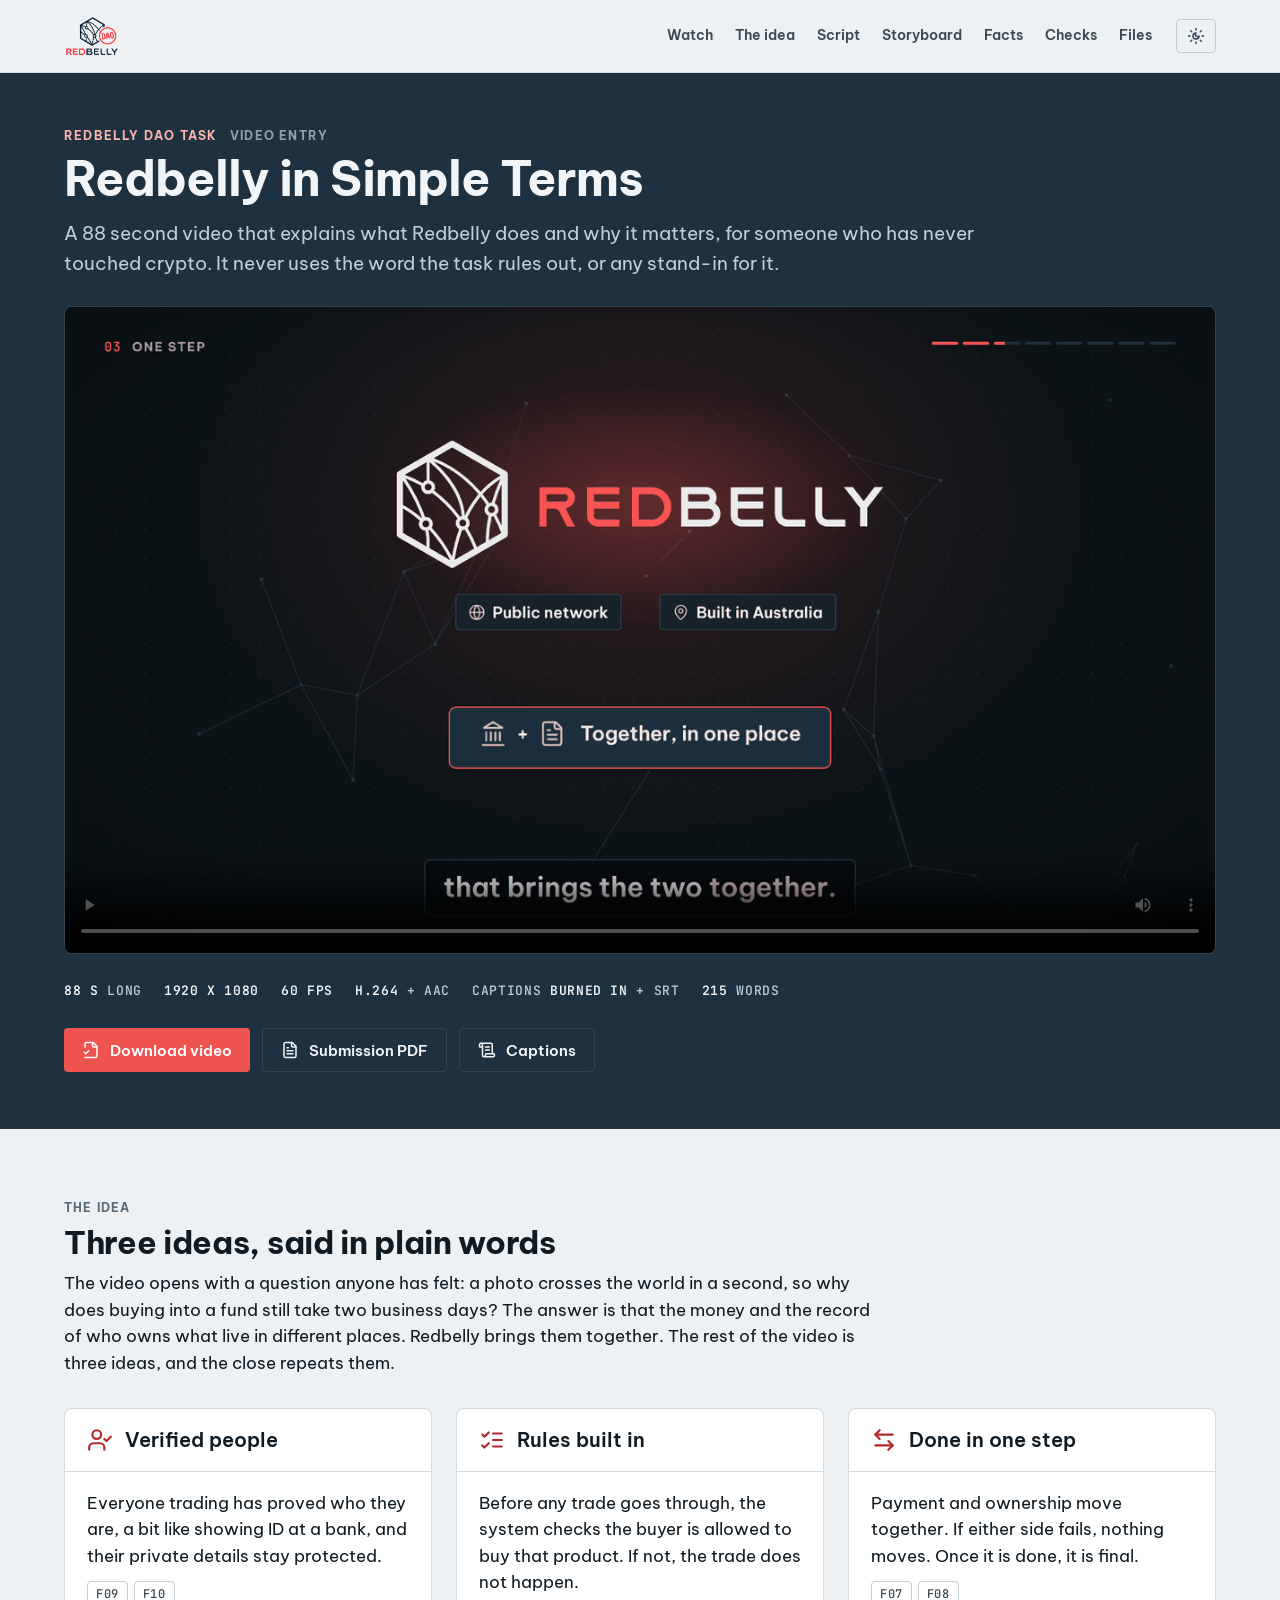
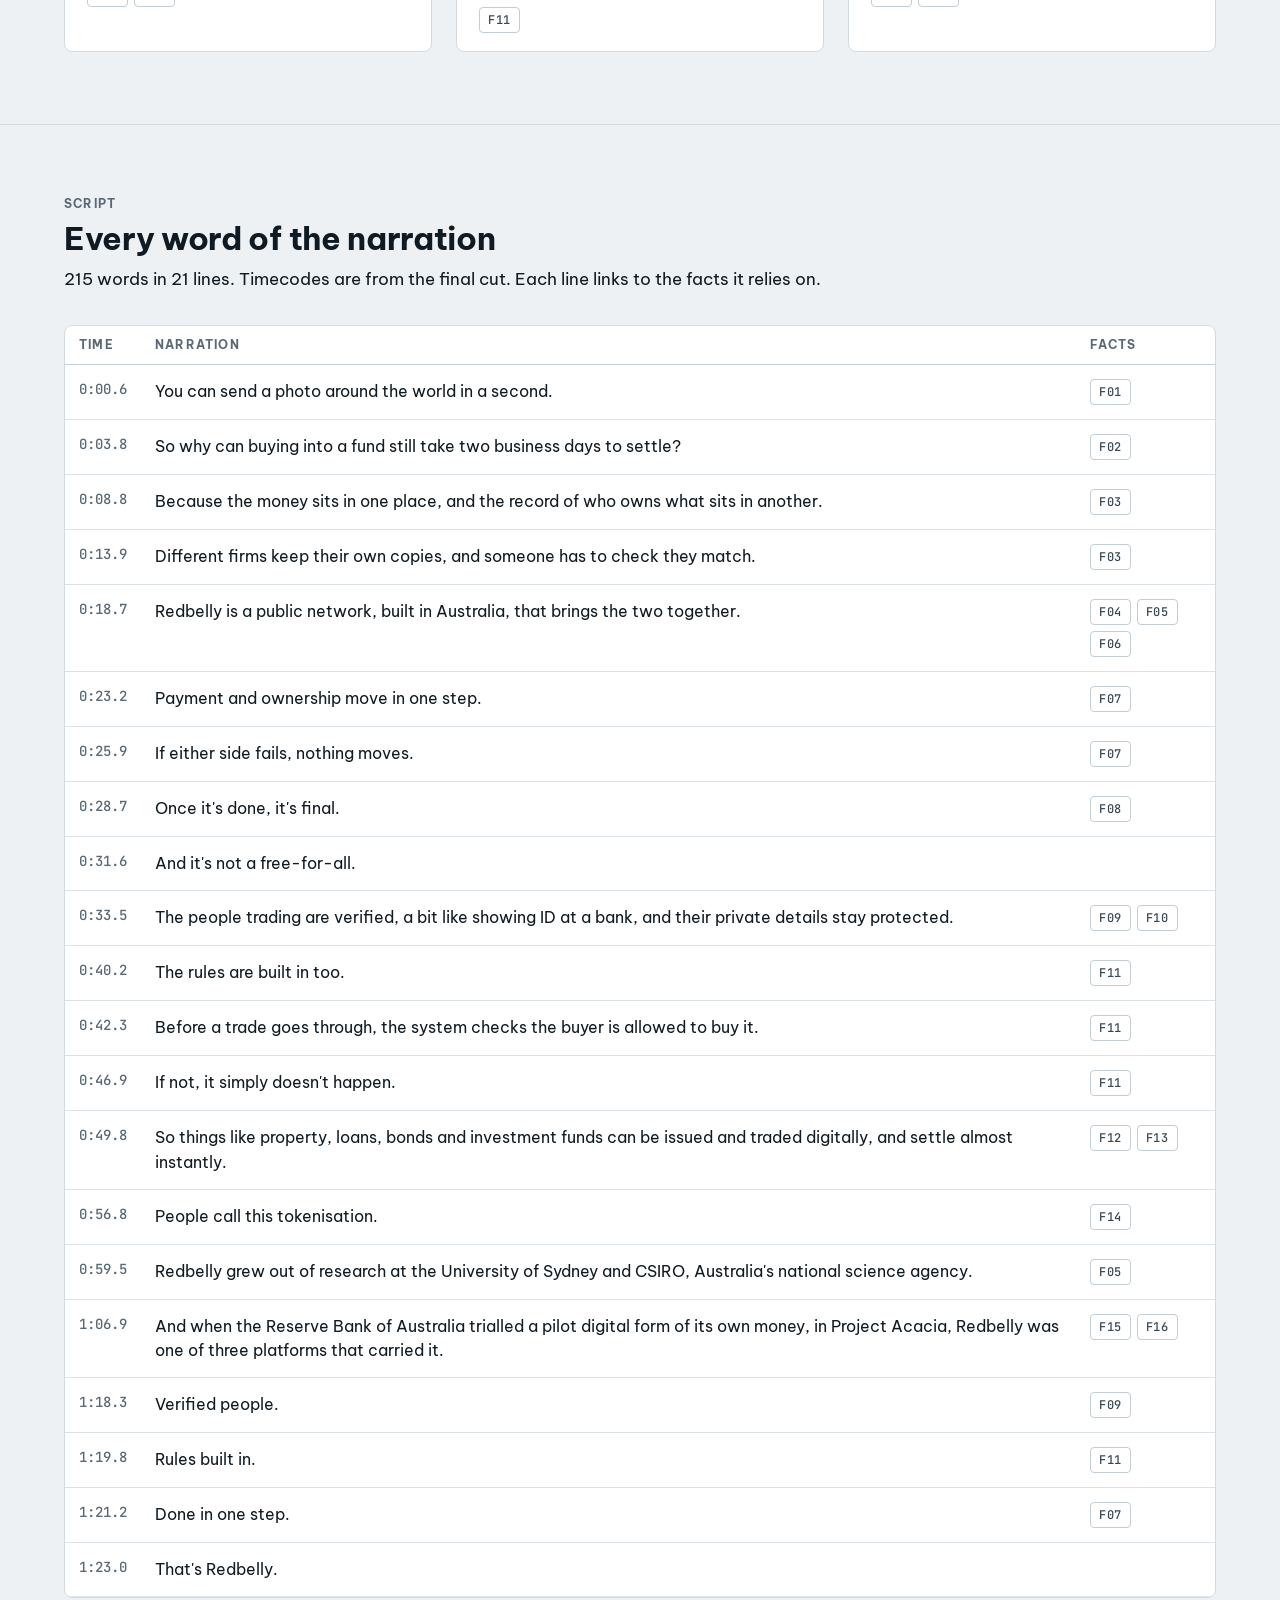
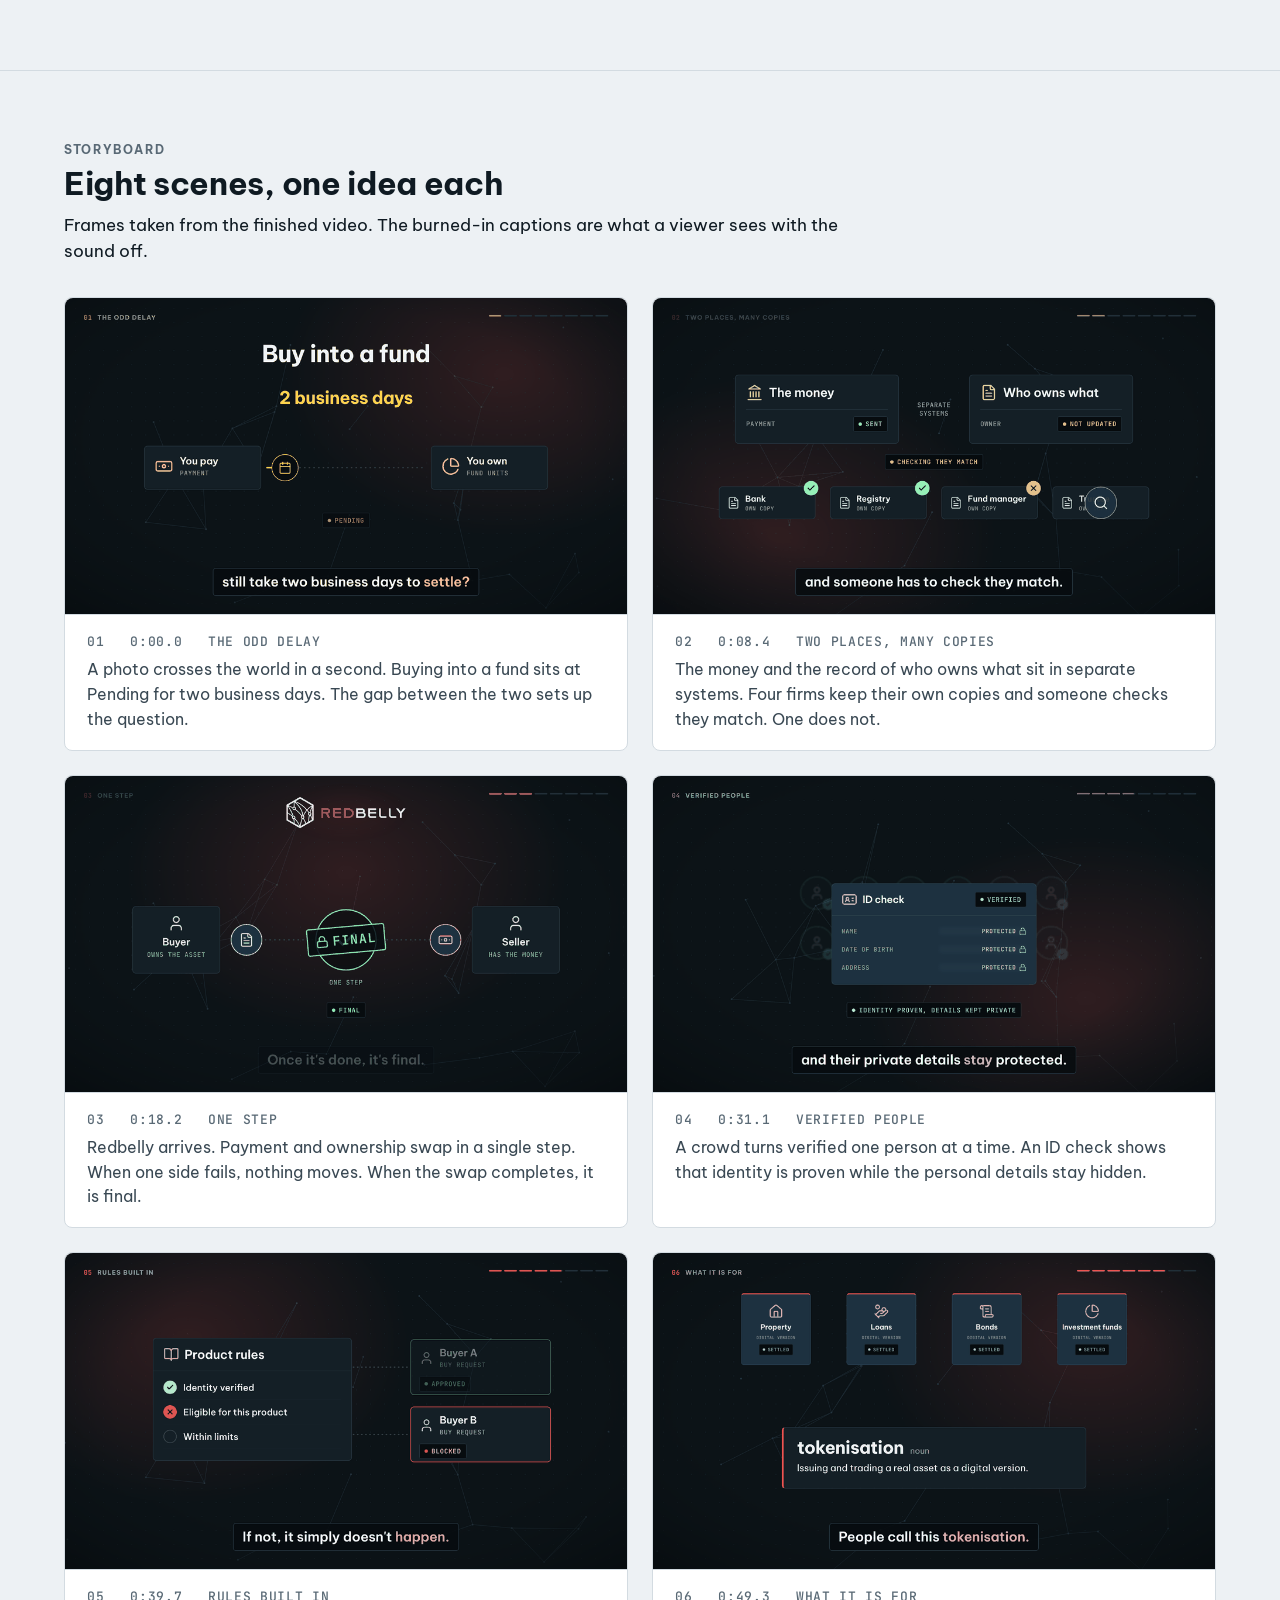
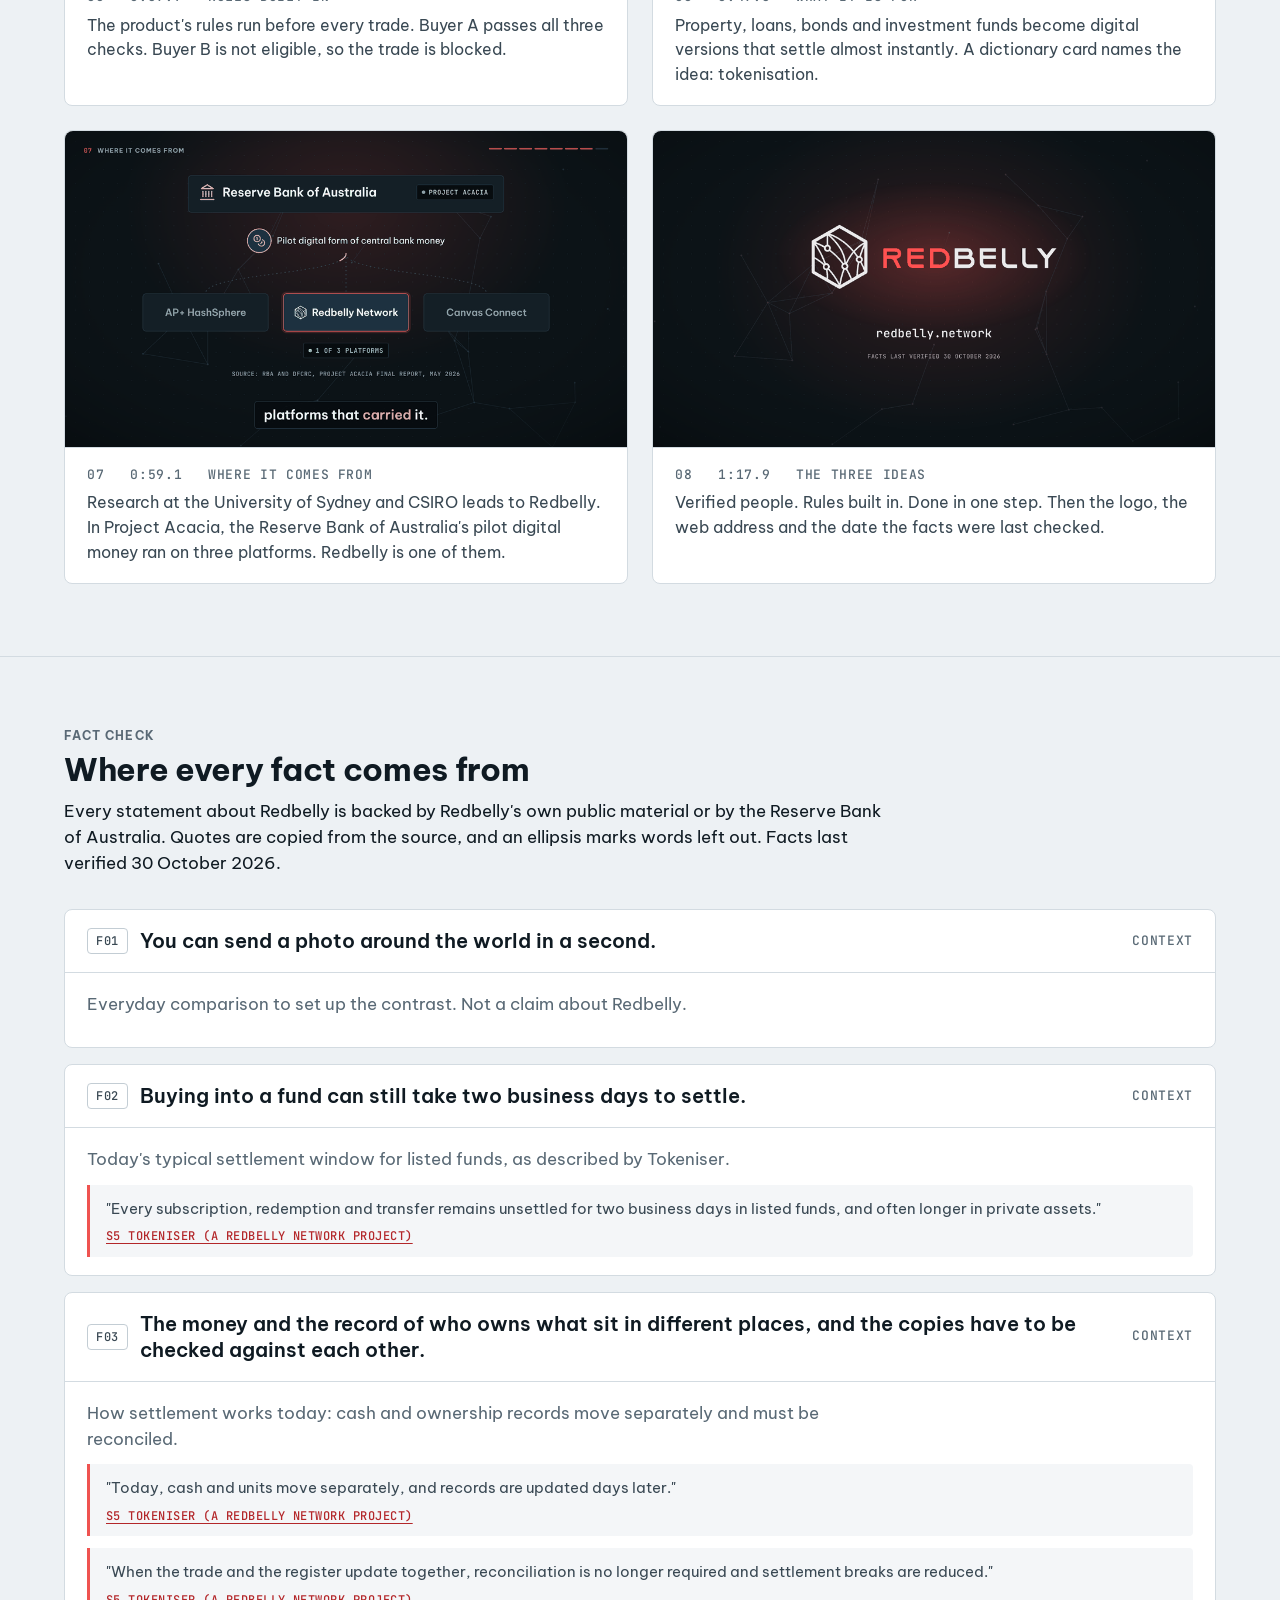
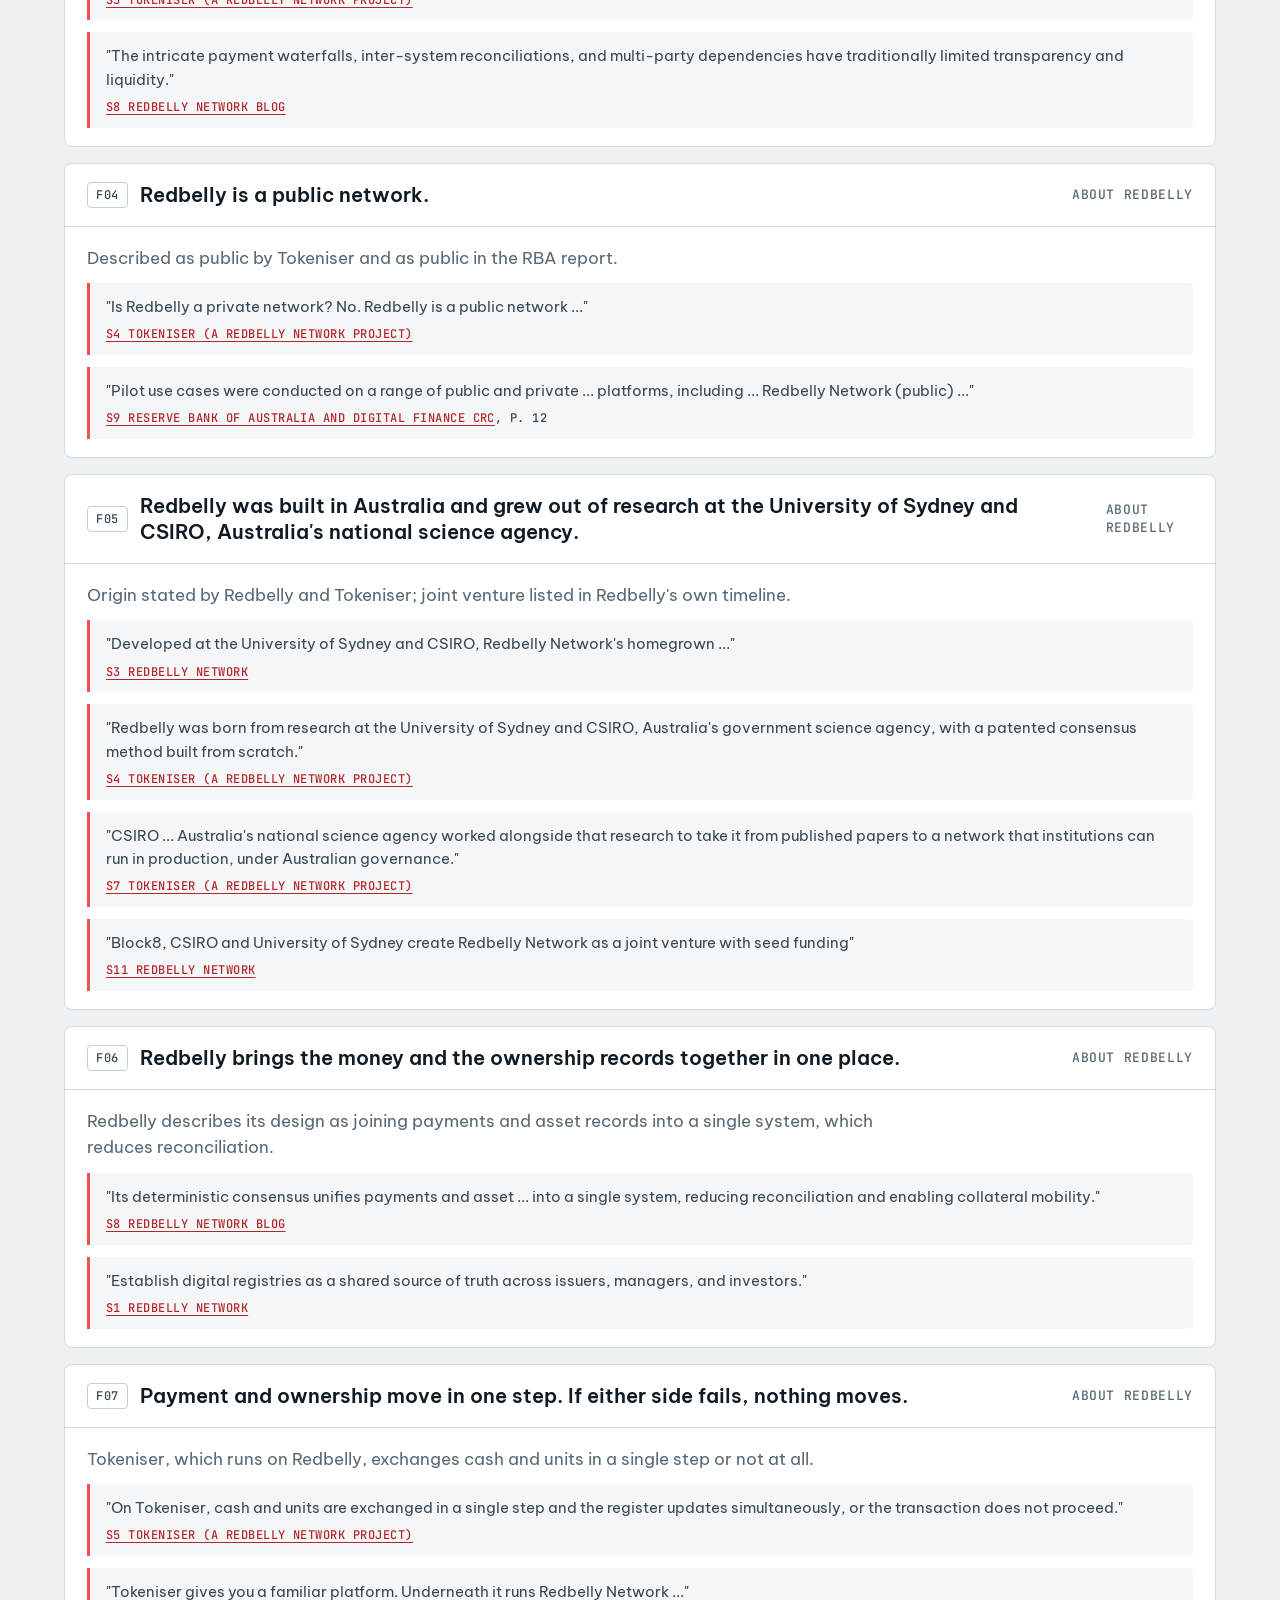
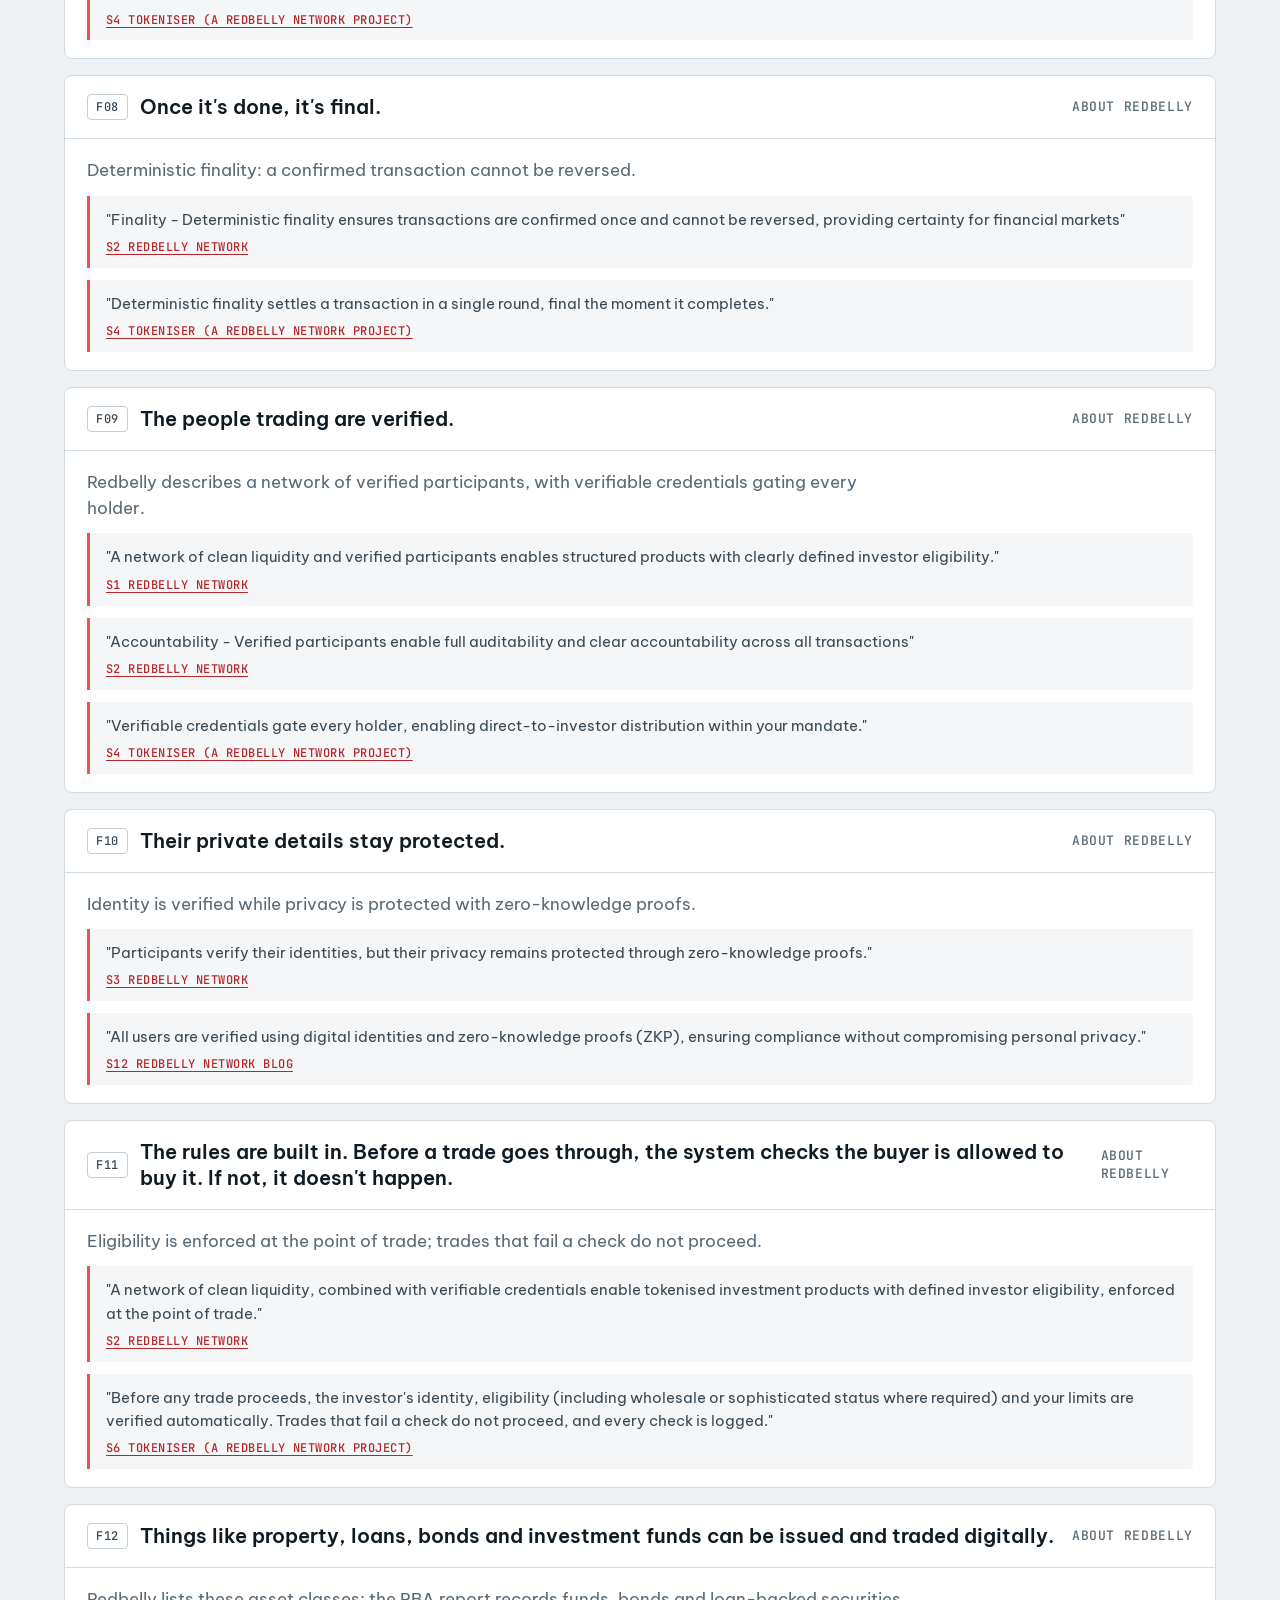
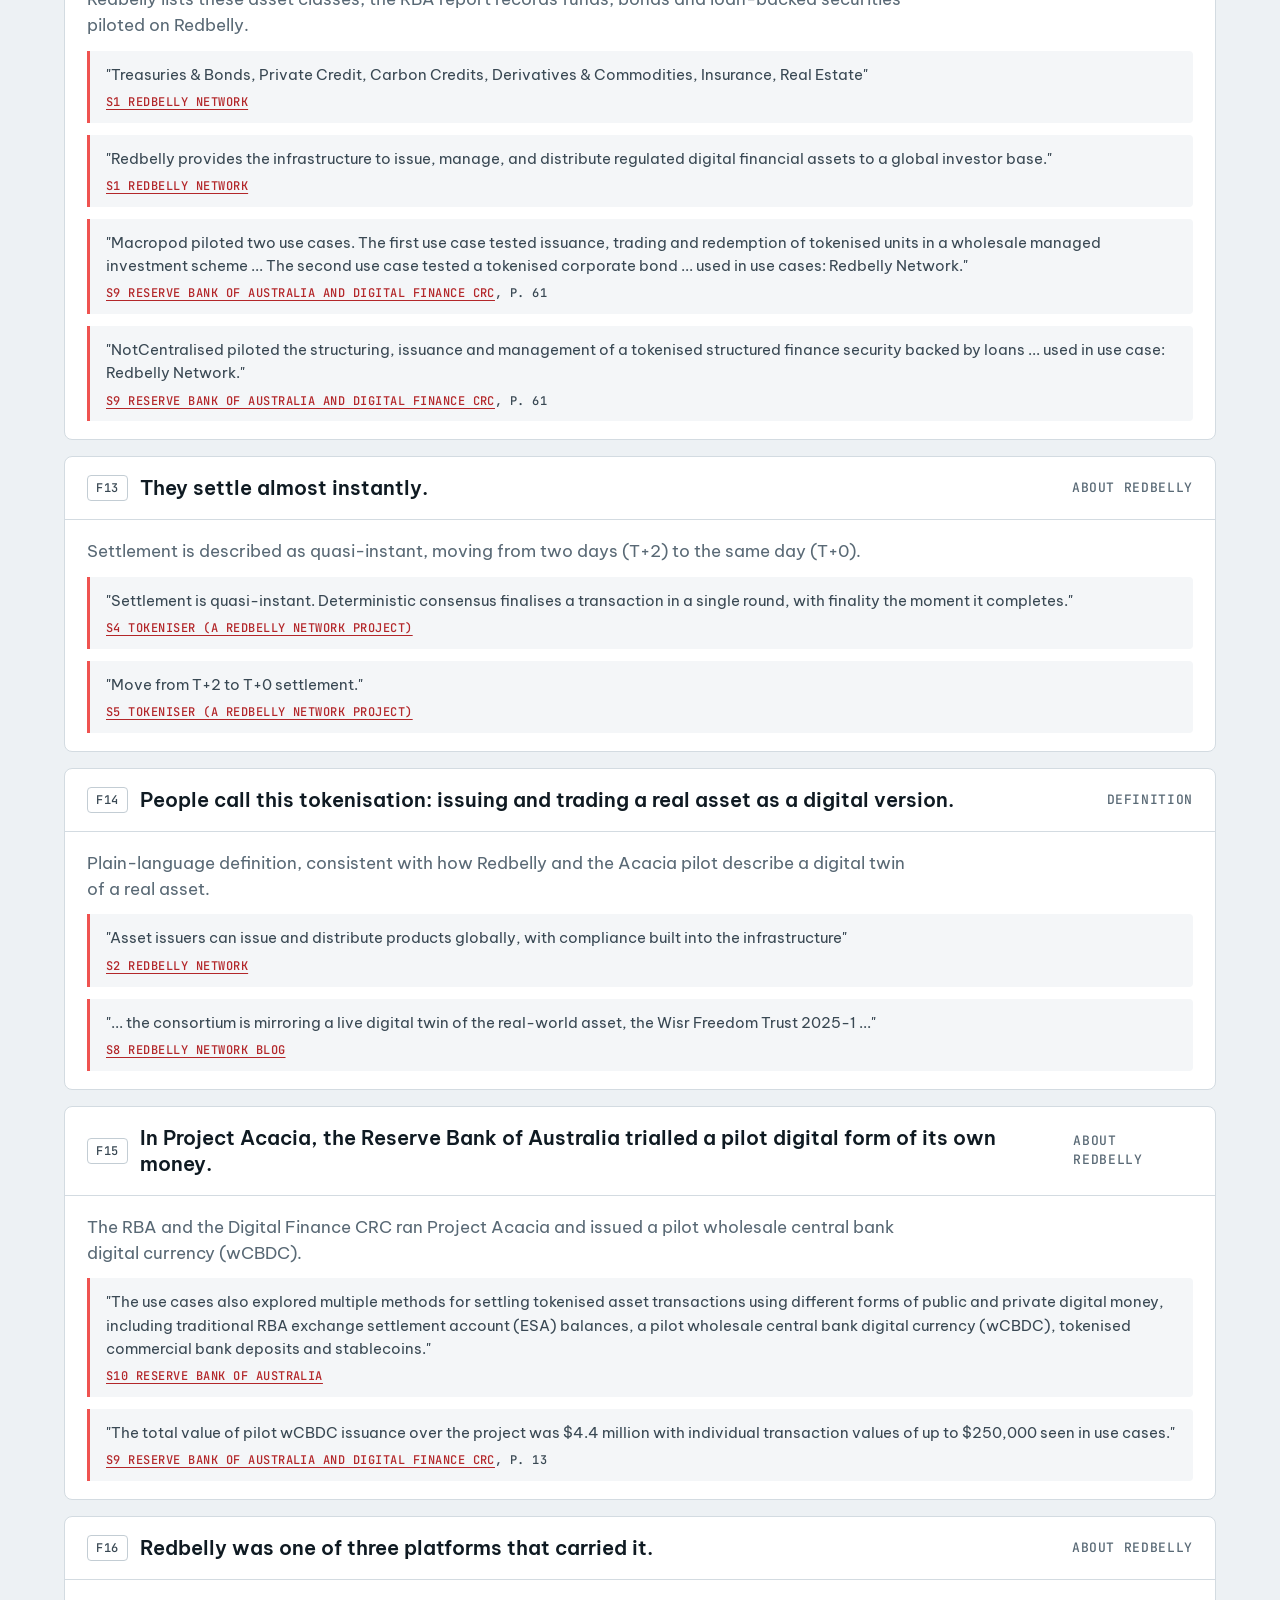
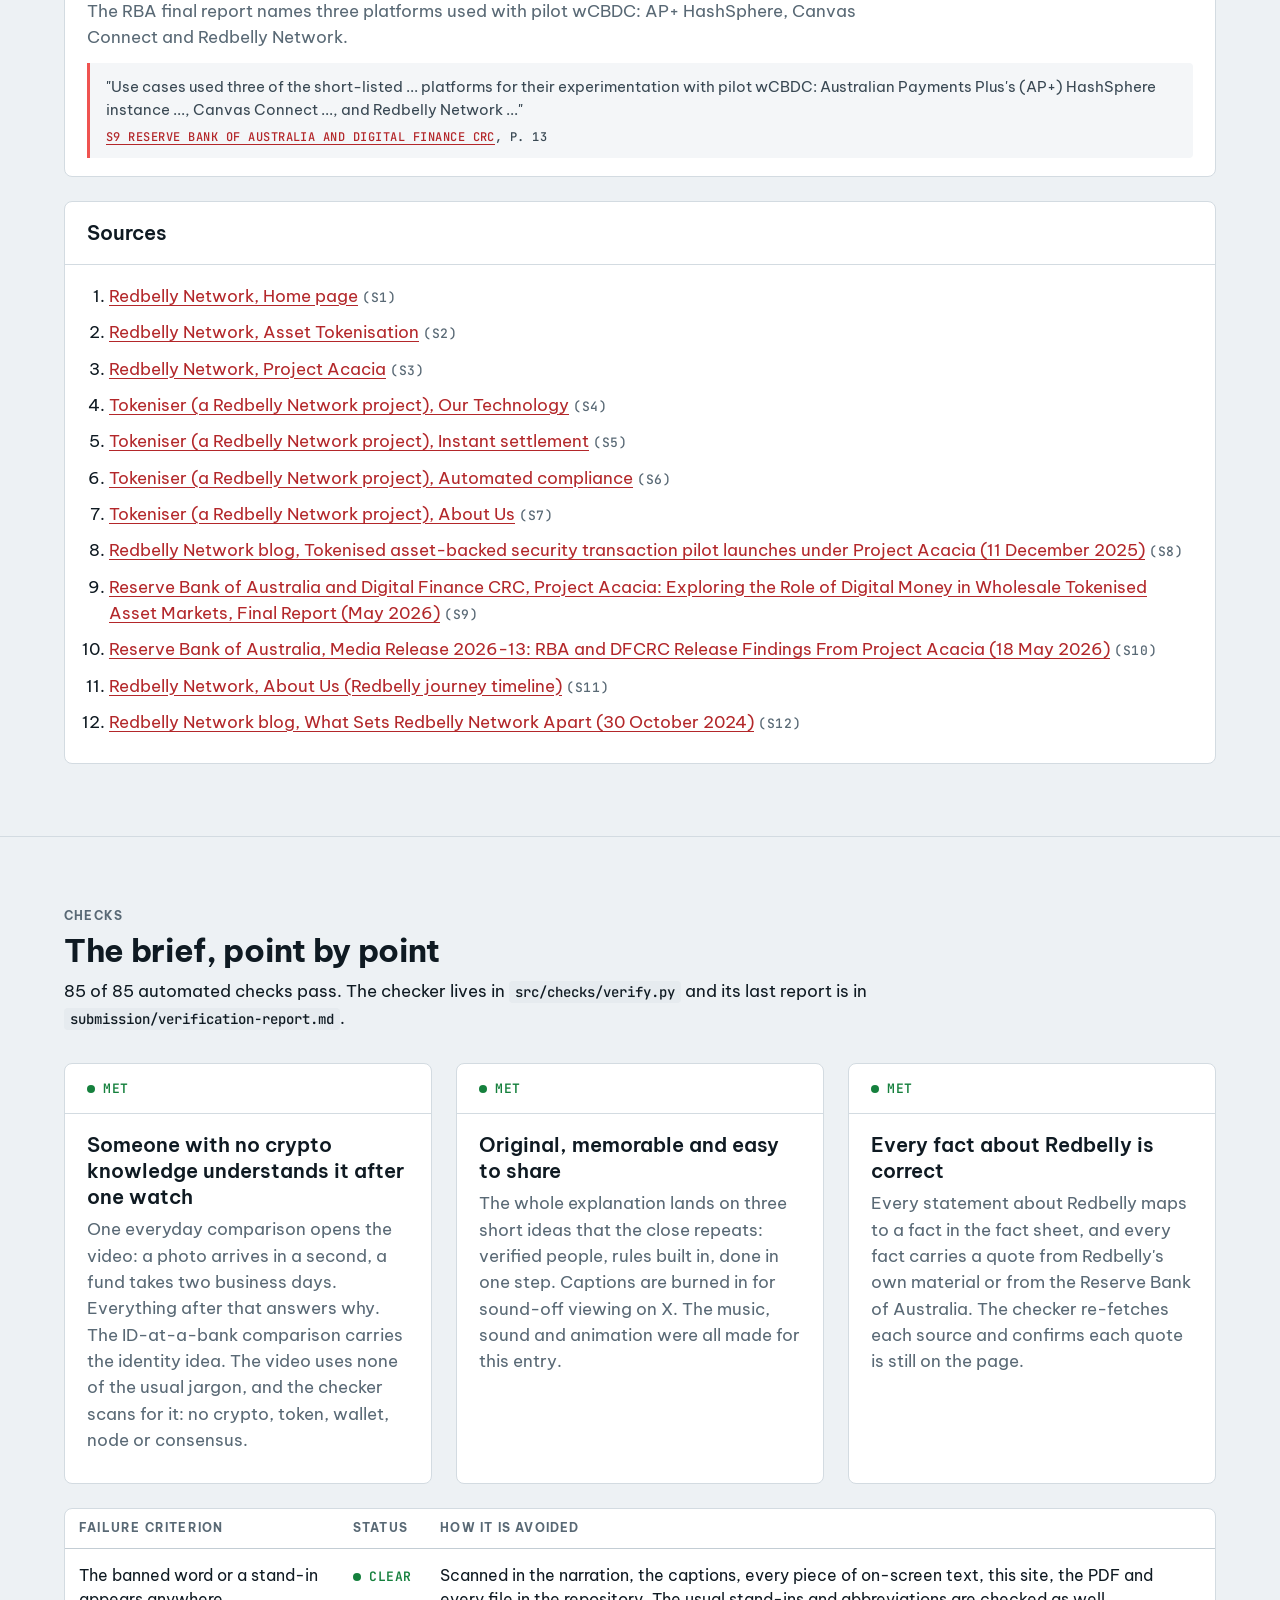
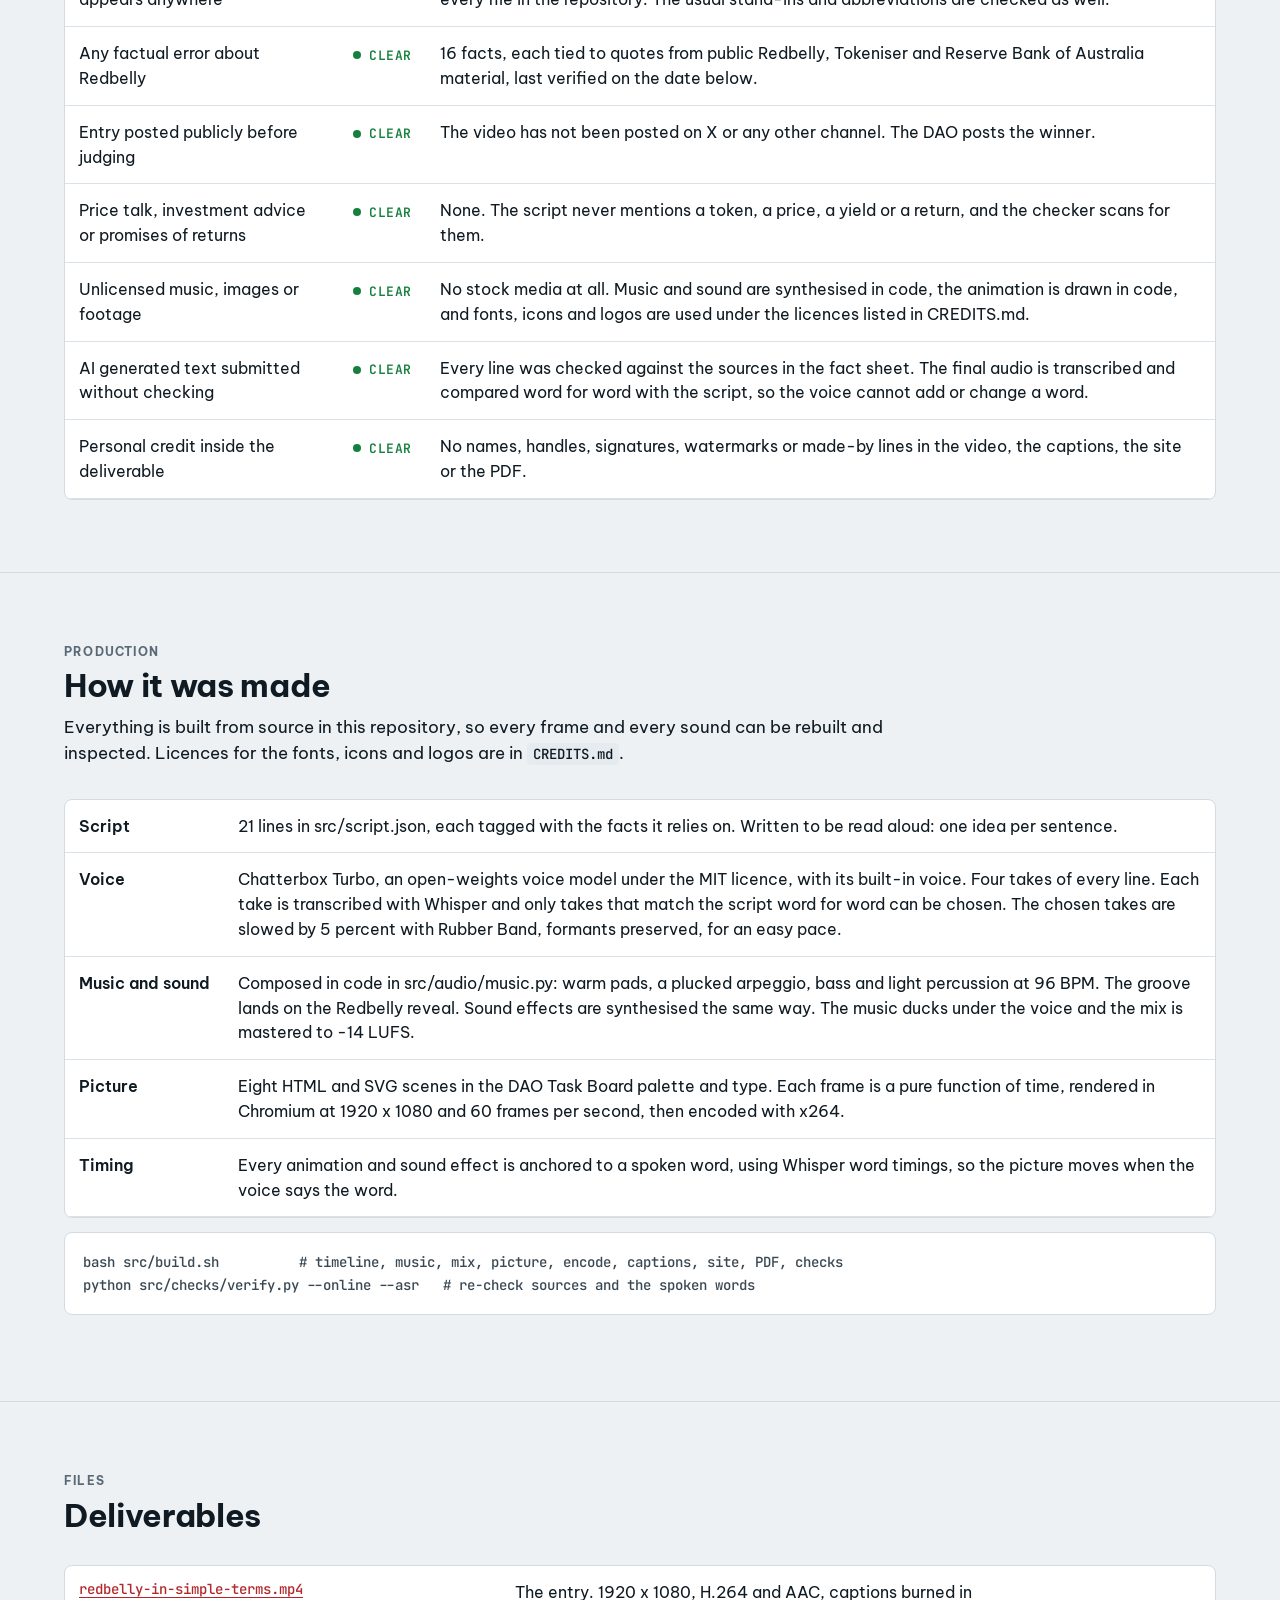
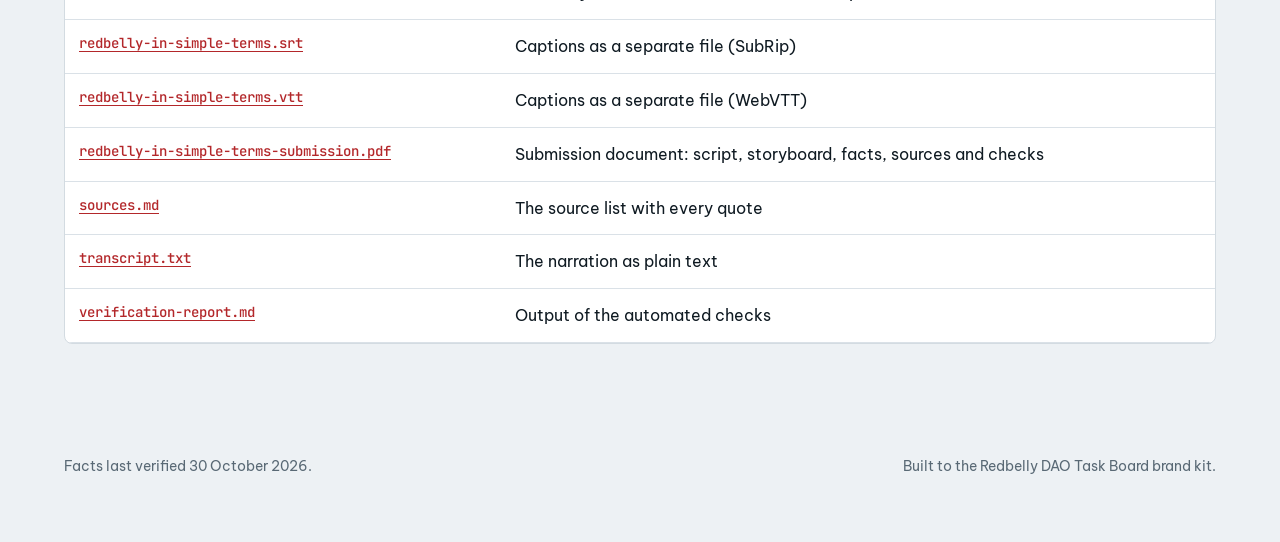
<file: site/index.html>
<!doctype html>
<html lang="en">
<head>
<meta charset="utf-8">
<meta name="viewport" content="width=device-width, initial-scale=1">
<title>Redbelly in Simple Terms</title>
<meta name="description" content="A 88 second video that explains what Redbelly does and why it matters, in everyday language.">
<meta property="og:title" content="Redbelly in Simple Terms">
<meta property="og:description" content="What Redbelly does and why it matters, in 88 seconds of everyday language.">
<meta property="og:image" content="img/og.png">
<meta name="twitter:card" content="summary_large_image">
<meta name="robots" content="noindex">
<link rel="icon" href="img/dao-logo-on-dark.png">
<link rel="stylesheet" href="../assets/fonts/fonts.css">
<style>
:root{color-scheme:dark;--surface:#0c1317;--deep:#0a1014;--lowest:#070c0f;--low:#111a20;--container:#17222a;--high:#223039;
--slate:#141f26;--steel:#1d3140;--edge:#263641;--on:#f1f5f8;--on2:#c2ced6;--outline:#8fa1ad;--ov:#34444f;--brand:#EF5350;
--brand-hover:#f95a56;--primary:#ffb3ae;--ok:#86EFAC;--warn:#FCD34D;
--sans:"Be Vietnam Pro",ui-sans-serif,system-ui,sans-serif;--mono:"JetBrains Mono",ui-monospace,monospace}
:root[data-theme=light]{color-scheme:light;--surface:#EDF1F4;--deep:#EDF1F4;--lowest:#FFFFFF;--low:#F4F6F8;--container:#E6EBEF;
--high:#DAE1E7;--slate:#FFFFFF;--steel:#DDE6ED;--edge:#D3DBE1;--on:#0F1A22;--on2:#394853;--outline:#596975;--ov:#C3CDD4;
--brand-hover:#D93E3B;--primary:#B3272A;--ok:#15803D;--warn:#A16207}
@media (prefers-color-scheme:light){:root:not([data-theme=dark]){color-scheme:light;--surface:#EDF1F4;--deep:#EDF1F4;--lowest:#FFFFFF;
--low:#F4F6F8;--container:#E6EBEF;--high:#DAE1E7;--slate:#FFFFFF;--steel:#DDE6ED;--edge:#D3DBE1;--on:#0F1A22;--on2:#394853;
--outline:#596975;--ov:#C3CDD4;--brand-hover:#D93E3B;--primary:#B3272A;--ok:#15803D;--warn:#A16207}}
*{box-sizing:border-box}html{scroll-behavior:smooth}
body{margin:0;background:var(--deep);color:var(--on);font:400 17px/1.55 var(--sans);-webkit-font-smoothing:antialiased}
a{color:var(--primary);text-underline-offset:3px}a:hover{color:var(--brand)}
.wrap{max-width:1280px;margin:0 auto;padding:0 64px}
@media (max-width:760px){.wrap{padding:0 16px}body{font-size:16px}}
header.top{position:sticky;top:0;z-index:5;background:color-mix(in srgb,var(--deep) 82%,transparent);backdrop-filter:blur(14px);
border-bottom:1px solid var(--edge)}
header.top .wrap{display:flex;align-items:center;gap:24px;height:72px}
header.top img{height:40px;width:auto;display:block}
.logo-light{display:none!important}
:root[data-theme=light] .logo-dark{display:none!important}:root[data-theme=light] .logo-light{display:block!important}
@media (prefers-color-scheme:light){:root:not([data-theme=dark]) .logo-dark{display:none!important}:root:not([data-theme=dark]) .logo-light{display:block!important}}
nav{display:flex;gap:22px;margin-left:auto;flex-wrap:wrap}
nav a{color:var(--on2);text-decoration:none;font-weight:600;font-size:14px}nav a:hover{color:var(--on)}
.theme{background:none;border:1px solid var(--ov);color:var(--on2);border-radius:4px;padding:7px 10px;cursor:pointer;display:inline-flex}
.theme:hover{border-color:var(--brand);color:var(--on)}
@media (max-width:860px){nav{display:none}.theme{margin-left:auto}}
.hero{background:#1d3140;color:#f1f5f8;border-bottom:1px solid #263641}
.hero .wrap{padding-top:56px;padding-bottom:56px;display:grid;grid-template-columns:1fr;gap:28px}
.caps{font:700 12px/1.2 var(--sans);letter-spacing:.1em;text-transform:uppercase;color:var(--outline)}
.hero .caps{color:#8fa1ad}.hero .caps b{color:#ffb3ae;font-weight:700}
h1{font:700 48px/1.08 var(--sans);letter-spacing:-.02em;margin:10px 0 0}
@media (max-width:760px){h1{font-size:36px}}
.lead{font-size:19px;color:#c2ced6;max-width:70ch;margin:14px 0 0}
.player{border-radius:8px;overflow:hidden;border:1px solid #34444f;background:#070c0f;aspect-ratio:16/9}
.player video{width:100%;height:100%;display:block}
.meta{display:flex;flex-wrap:wrap;gap:10px 22px;font:500 13px/1.4 var(--mono);letter-spacing:.05em;text-transform:uppercase;color:#c2ced6}
.meta span b{color:#f1f5f8;font-weight:600}
.btns{display:flex;flex-wrap:wrap;gap:12px}
.btn{display:inline-flex;align-items:center;gap:10px;padding:12px 18px;border-radius:4px;font:600 15px/1 var(--sans);text-decoration:none;white-space:nowrap}
.btn.primary{background:#EF5350;color:#fff}.btn.primary:hover{background:#f95a56;color:#fff}
.btn.ghost{border:1px solid #34444f;color:#f1f5f8}.btn.ghost:hover{border-color:#EF5350;color:#fff}
section{padding:72px 0;border-bottom:1px solid var(--edge)}
section .head{max-width:75ch;margin-bottom:32px}
h2{font:700 32px/1.15 var(--sans);letter-spacing:-.01em;margin:8px 0 10px}
h3{font:600 20px/1.3 var(--sans);margin:0 0 6px}
p{margin:0 0 12px;max-width:75ch}.muted{color:var(--outline)}
.grid3{display:grid;grid-template-columns:repeat(3,1fr);gap:24px}
.grid2{display:grid;grid-template-columns:repeat(2,1fr);gap:24px}
@media (max-width:900px){.grid3,.grid2{grid-template-columns:1fr}}
.card{background:var(--slate);border:1px solid var(--edge);border-radius:8px}
.card .ch{padding:18px 22px;border-bottom:1px solid var(--edge);display:flex;align-items:center;gap:12px}
.card .cb{padding:18px 22px}
.idea .ch svg{color:var(--primary)}
.mono{font:500 13px/1.4 var(--mono);letter-spacing:.05em;text-transform:uppercase;color:var(--outline)}
.status{display:inline-flex;align-items:center;gap:8px;font:600 13px/1 var(--mono);letter-spacing:.05em;text-transform:uppercase;white-space:nowrap}
.status i{width:8px;height:8px;border-radius:9999px;background:var(--ok);display:inline-block}.status{color:var(--ok)}
table{width:100%;border-collapse:collapse;font-size:16px}
th{text-align:left;font:700 12px/1.2 var(--sans);letter-spacing:.1em;text-transform:uppercase;color:var(--outline);padding:12px 14px;border-bottom:1px solid var(--ov)}
td{padding:14px;border-bottom:1px solid var(--high);vertical-align:top}
td.tc{font:500 14px/1.5 var(--mono);color:var(--outline);white-space:nowrap}
.tablebox{background:var(--slate);border:1px solid var(--edge);border-radius:8px;overflow-x:auto}
.chips{display:flex;flex-wrap:wrap;gap:6px}
.chip{font:500 12px/1 var(--mono);letter-spacing:.05em;padding:6px 8px;border-radius:4px;border:1px solid var(--ov);color:var(--on2);text-decoration:none;white-space:nowrap}
.chip:hover{border-color:var(--brand);color:var(--on)}
.scene img{display:block;width:100%;height:auto;border-bottom:1px solid var(--edge);border-radius:8px 8px 0 0}
.scene .cb p{color:var(--on2);font-size:16px;margin:0}
.fact{scroll-margin-top:90px}
.fact blockquote{margin:12px 0 0;padding:12px 16px;border-left:3px solid var(--brand);background:var(--low);border-radius:0 4px 4px 0;color:var(--on2);font-size:15px}
.fact blockquote cite{display:block;margin-top:8px;font:500 12px/1.4 var(--mono);letter-spacing:.04em;text-transform:uppercase;font-style:normal}
.fact .kind{margin-left:auto}
.cols{display:grid;grid-template-columns:repeat(2,1fr);gap:16px}@media (max-width:900px){.cols{grid-template-columns:1fr}}
ol.src{padding-left:22px;margin:0}ol.src li{margin:0 0 10px}
code{font:500 14px var(--mono);background:var(--container);padding:2px 6px;border-radius:4px}
pre{font:500 14px/1.6 var(--mono);background:var(--lowest);border:1px solid var(--edge);border-radius:8px;padding:18px;overflow-x:auto;color:var(--on2)}
.files td:first-child{font:500 14px var(--mono)}
footer{padding:40px 0 64px;color:var(--outline);font-size:14px}
footer .wrap{display:flex;flex-wrap:wrap;gap:12px 32px;justify-content:space-between}
:focus-visible{outline:2px solid var(--brand);outline-offset:2px}
</style>
<script>try{const t=localStorage.getItem("theme");if(t)document.documentElement.dataset.theme=t}catch(e){}</script>
</head>
<body>
<header class="top"><div class="wrap">
  <img class="logo-dark" src="img/dao-logo-on-dark.png" alt="Redbelly DAO" width="56" height="40">
  <img class="logo-light" src="img/dao-logo-on-light.png" alt="Redbelly DAO" width="56" height="40">
  <nav><a href="#watch">Watch</a><a href="#idea">The idea</a><a href="#script">Script</a><a href="#storyboard">Storyboard</a><a href="#facts">Facts</a><a href="#checks">Checks</a><a href="#files">Files</a></nav>
  <button class="theme" id="theme" aria-label="Switch between light and dark theme"><svg aria-hidden="true" focusable="false"
  class="lucide lucide-sun-moon"
  xmlns="http://www.w3.org/2000/svg"
  width="18"
  height="18"
  viewBox="0 0 24 24"
  fill="none"
  stroke="currentColor"
  stroke-width="2"
  stroke-linecap="round"
  stroke-linejoin="round"
>
  <path d="M12 8a2.83 2.83 0 0 0 4 4 4 4 0 1 1-4-4" />
  <path d="M12 2v2" />
  <path d="M12 20v2" />
  <path d="m4.9 4.9 1.4 1.4" />
  <path d="m17.7 17.7 1.4 1.4" />
  <path d="M2 12h2" />
  <path d="M20 12h2" />
  <path d="m6.3 17.7-1.4 1.4" />
  <path d="m19.1 4.9-1.4 1.4" />
</svg></button>
</div></header>

<div class="hero" id="watch"><div class="wrap">
  <div>
    <div class="caps"><b>Redbelly DAO task</b> &nbsp; Video entry</div>
    <h1>Redbelly in Simple Terms</h1>
    <p class="lead">A 88 second video that explains what Redbelly does and why it matters, for someone who has never touched crypto. It never uses the word the task rules out, or any stand-in for it.</p>
  </div>
  <div class="player"><video controls preload="metadata" poster="img/poster.png" src="../submission/redbelly-in-simple-terms.mp4"></video></div>
  <div class="meta"><span><b>88 s</b> long</span><span><b>1920 x 1080</b></span><span><b>60 fps</b></span><span><b>H.264</b> + AAC</span><span>Captions <b>burned in</b> + SRT</span><span><b>215</b> words</span></div>
  <div class="btns">
    <a class="btn primary" href="../submission/redbelly-in-simple-terms.mp4" download><svg aria-hidden="true" focusable="false"
  class="lucide lucide-file-check-2"
  xmlns="http://www.w3.org/2000/svg"
  width="18"
  height="18"
  viewBox="0 0 24 24"
  fill="none"
  stroke="currentColor"
  stroke-width="2"
  stroke-linecap="round"
  stroke-linejoin="round"
>
  <path d="M4 22h14a2 2 0 0 0 2-2V7l-5-5H6a2 2 0 0 0-2 2v4" />
  <path d="M14 2v4a2 2 0 0 0 2 2h4" />
  <path d="m3 15 2 2 4-4" />
</svg>Download video</a>
    <a class="btn ghost" href="../submission/redbelly-in-simple-terms-submission.pdf"><svg aria-hidden="true" focusable="false"
  class="lucide lucide-file-text"
  xmlns="http://www.w3.org/2000/svg"
  width="18"
  height="18"
  viewBox="0 0 24 24"
  fill="none"
  stroke="currentColor"
  stroke-width="2"
  stroke-linecap="round"
  stroke-linejoin="round"
>
  <path d="M15 2H6a2 2 0 0 0-2 2v16a2 2 0 0 0 2 2h12a2 2 0 0 0 2-2V7Z" />
  <path d="M14 2v4a2 2 0 0 0 2 2h4" />
  <path d="M10 9H8" />
  <path d="M16 13H8" />
  <path d="M16 17H8" />
</svg>Submission PDF</a>
    <a class="btn ghost" href="../submission/redbelly-in-simple-terms.srt" download><svg aria-hidden="true" focusable="false"
  class="lucide lucide-scroll-text"
  xmlns="http://www.w3.org/2000/svg"
  width="18"
  height="18"
  viewBox="0 0 24 24"
  fill="none"
  stroke="currentColor"
  stroke-width="2"
  stroke-linecap="round"
  stroke-linejoin="round"
>
  <path d="M15 12h-5" />
  <path d="M15 8h-5" />
  <path d="M19 17V5a2 2 0 0 0-2-2H4" />
  <path d="M8 21h12a2 2 0 0 0 2-2v-1a1 1 0 0 0-1-1H11a1 1 0 0 0-1 1v1a2 2 0 1 1-4 0V5a2 2 0 1 0-4 0v2a1 1 0 0 0 1 1h3" />
</svg>Captions</a>
  </div>
</div></div>

<main>
<section id="idea"><div class="wrap">
  <div class="head"><div class="caps">The idea</div><h2>Three ideas, said in plain words</h2>
  <p>The video opens with a question anyone has felt: a photo crosses the world in a second, so why does buying into a fund still take two business days? The answer is that the money and the record of who owns what live in different places. Redbelly brings them together. The rest of the video is three ideas, and the close repeats them.</p></div>
  <div class="grid3"><div class="card idea"><div class="ch"><svg aria-hidden="true" focusable="false"
  class="lucide lucide-user-check"
  xmlns="http://www.w3.org/2000/svg"
  width="26"
  height="26"
  viewBox="0 0 24 24"
  fill="none"
  stroke="currentColor"
  stroke-width="2"
  stroke-linecap="round"
  stroke-linejoin="round"
>
  <path d="M16 21v-2a4 4 0 0 0-4-4H6a4 4 0 0 0-4 4v2" />
  <circle cx="9" cy="7" r="4" />
  <polyline points="16 11 18 13 22 9" />
</svg><h3 style="margin:0">Verified people</h3></div><div class="cb"><p>Everyone trading has proved who they are, a bit like showing ID at a bank, and their private details stay protected.</p><div class="chips"><a class=chip href=#F09>F09</a><a class=chip href=#F10>F10</a></div></div></div><div class="card idea"><div class="ch"><svg aria-hidden="true" focusable="false"
  class="lucide lucide-list-checks"
  xmlns="http://www.w3.org/2000/svg"
  width="26"
  height="26"
  viewBox="0 0 24 24"
  fill="none"
  stroke="currentColor"
  stroke-width="2"
  stroke-linecap="round"
  stroke-linejoin="round"
>
  <path d="m3 17 2 2 4-4" />
  <path d="m3 7 2 2 4-4" />
  <path d="M13 6h8" />
  <path d="M13 12h8" />
  <path d="M13 18h8" />
</svg><h3 style="margin:0">Rules built in</h3></div><div class="cb"><p>Before any trade goes through, the system checks the buyer is allowed to buy that product. If not, the trade does not happen.</p><div class="chips"><a class=chip href=#F11>F11</a></div></div></div><div class="card idea"><div class="ch"><svg aria-hidden="true" focusable="false"
  class="lucide lucide-arrow-left-right"
  xmlns="http://www.w3.org/2000/svg"
  width="26"
  height="26"
  viewBox="0 0 24 24"
  fill="none"
  stroke="currentColor"
  stroke-width="2"
  stroke-linecap="round"
  stroke-linejoin="round"
>
  <path d="M8 3 4 7l4 4" />
  <path d="M4 7h16" />
  <path d="m16 21 4-4-4-4" />
  <path d="M20 17H4" />
</svg><h3 style="margin:0">Done in one step</h3></div><div class="cb"><p>Payment and ownership move together. If either side fails, nothing moves. Once it is done, it is final.</p><div class="chips"><a class=chip href=#F07>F07</a><a class=chip href=#F08>F08</a></div></div></div></div>
</div></section>

<section id="script"><div class="wrap">
  <div class="head"><div class="caps">Script</div><h2>Every word of the narration</h2>
  <p>215 words in 21 lines. Timecodes are from the final cut. Each line links to the facts it relies on.</p></div>
  <div class="tablebox"><table><thead><tr><th>Time</th><th>Narration</th><th>Facts</th></tr></thead><tbody><tr><td class="tc">0:00.6</td><td>You can send a photo around the world in a second.</td><td><div class="chips"><a class=chip href=#F01>F01</a></div></td></tr><tr><td class="tc">0:03.8</td><td>So why can buying into a fund still take two business days to settle?</td><td><div class="chips"><a class=chip href=#F02>F02</a></div></td></tr><tr><td class="tc">0:08.8</td><td>Because the money sits in one place, and the record of who owns what sits in another.</td><td><div class="chips"><a class=chip href=#F03>F03</a></div></td></tr><tr><td class="tc">0:13.9</td><td>Different firms keep their own copies, and someone has to check they match.</td><td><div class="chips"><a class=chip href=#F03>F03</a></div></td></tr><tr><td class="tc">0:18.7</td><td>Redbelly is a public network, built in Australia, that brings the two together.</td><td><div class="chips"><a class=chip href=#F04>F04</a><a class=chip href=#F05>F05</a><a class=chip href=#F06>F06</a></div></td></tr><tr><td class="tc">0:23.2</td><td>Payment and ownership move in one step.</td><td><div class="chips"><a class=chip href=#F07>F07</a></div></td></tr><tr><td class="tc">0:25.9</td><td>If either side fails, nothing moves.</td><td><div class="chips"><a class=chip href=#F07>F07</a></div></td></tr><tr><td class="tc">0:28.7</td><td>Once it&#x27;s done, it&#x27;s final.</td><td><div class="chips"><a class=chip href=#F08>F08</a></div></td></tr><tr><td class="tc">0:31.6</td><td>And it&#x27;s not a free-for-all.</td><td><div class="chips"></div></td></tr><tr><td class="tc">0:33.5</td><td>The people trading are verified, a bit like showing ID at a bank, and their private details stay protected.</td><td><div class="chips"><a class=chip href=#F09>F09</a><a class=chip href=#F10>F10</a></div></td></tr><tr><td class="tc">0:40.2</td><td>The rules are built in too.</td><td><div class="chips"><a class=chip href=#F11>F11</a></div></td></tr><tr><td class="tc">0:42.3</td><td>Before a trade goes through, the system checks the buyer is allowed to buy it.</td><td><div class="chips"><a class=chip href=#F11>F11</a></div></td></tr><tr><td class="tc">0:46.9</td><td>If not, it simply doesn&#x27;t happen.</td><td><div class="chips"><a class=chip href=#F11>F11</a></div></td></tr><tr><td class="tc">0:49.8</td><td>So things like property, loans, bonds and investment funds can be issued and traded digitally, and settle almost instantly.</td><td><div class="chips"><a class=chip href=#F12>F12</a><a class=chip href=#F13>F13</a></div></td></tr><tr><td class="tc">0:56.8</td><td>People call this tokenisation.</td><td><div class="chips"><a class=chip href=#F14>F14</a></div></td></tr><tr><td class="tc">0:59.5</td><td>Redbelly grew out of research at the University of Sydney and CSIRO, Australia&#x27;s national science agency.</td><td><div class="chips"><a class=chip href=#F05>F05</a></div></td></tr><tr><td class="tc">1:06.9</td><td>And when the Reserve Bank of Australia trialled a pilot digital form of its own money, in Project Acacia, Redbelly was one of three platforms that carried it.</td><td><div class="chips"><a class=chip href=#F15>F15</a><a class=chip href=#F16>F16</a></div></td></tr><tr><td class="tc">1:18.3</td><td>Verified people.</td><td><div class="chips"><a class=chip href=#F09>F09</a></div></td></tr><tr><td class="tc">1:19.8</td><td>Rules built in.</td><td><div class="chips"><a class=chip href=#F11>F11</a></div></td></tr><tr><td class="tc">1:21.2</td><td>Done in one step.</td><td><div class="chips"><a class=chip href=#F07>F07</a></div></td></tr><tr><td class="tc">1:23.0</td><td>That&#x27;s Redbelly.</td><td><div class="chips"></div></td></tr></tbody></table></div>
</div></section>

<section id="storyboard"><div class="wrap">
  <div class="head"><div class="caps">Storyboard</div><h2>Eight scenes, one idea each</h2>
  <p>Frames taken from the finished video. The burned-in captions are what a viewer sees with the sound off.</p></div>
  <div class="grid2"><figure class="card scene" style="margin:0"><img src="img/scene-01.png" width="960" height="540" alt="Frame from scene 1, The odd delay"><div class="cb"><div class="mono" style="margin-bottom:6px">01 &nbsp; 0:00.0 &nbsp; The odd delay</div><p>A photo crosses the world in a second. Buying into a fund sits at Pending for two business days. The gap between the two sets up the question.</p></div></figure><figure class="card scene" style="margin:0"><img src="img/scene-02.png" width="960" height="540" alt="Frame from scene 2, Two places, many copies"><div class="cb"><div class="mono" style="margin-bottom:6px">02 &nbsp; 0:08.4 &nbsp; Two places, many copies</div><p>The money and the record of who owns what sit in separate systems. Four firms keep their own copies and someone checks they match. One does not.</p></div></figure><figure class="card scene" style="margin:0"><img src="img/scene-03.png" width="960" height="540" alt="Frame from scene 3, One step"><div class="cb"><div class="mono" style="margin-bottom:6px">03 &nbsp; 0:18.2 &nbsp; One step</div><p>Redbelly arrives. Payment and ownership swap in a single step. When one side fails, nothing moves. When the swap completes, it is final.</p></div></figure><figure class="card scene" style="margin:0"><img src="img/scene-04.png" width="960" height="540" alt="Frame from scene 4, Verified people"><div class="cb"><div class="mono" style="margin-bottom:6px">04 &nbsp; 0:31.1 &nbsp; Verified people</div><p>A crowd turns verified one person at a time. An ID check shows that identity is proven while the personal details stay hidden.</p></div></figure><figure class="card scene" style="margin:0"><img src="img/scene-05.png" width="960" height="540" alt="Frame from scene 5, Rules built in"><div class="cb"><div class="mono" style="margin-bottom:6px">05 &nbsp; 0:39.7 &nbsp; Rules built in</div><p>The product&#x27;s rules run before every trade. Buyer A passes all three checks. Buyer B is not eligible, so the trade is blocked.</p></div></figure><figure class="card scene" style="margin:0"><img src="img/scene-06.png" width="960" height="540" alt="Frame from scene 6, What it is for"><div class="cb"><div class="mono" style="margin-bottom:6px">06 &nbsp; 0:49.3 &nbsp; What it is for</div><p>Property, loans, bonds and investment funds become digital versions that settle almost instantly. A dictionary card names the idea: tokenisation.</p></div></figure><figure class="card scene" style="margin:0"><img src="img/scene-07.png" width="960" height="540" alt="Frame from scene 7, Where it comes from"><div class="cb"><div class="mono" style="margin-bottom:6px">07 &nbsp; 0:59.1 &nbsp; Where it comes from</div><p>Research at the University of Sydney and CSIRO leads to Redbelly. In Project Acacia, the Reserve Bank of Australia&#x27;s pilot digital money ran on three platforms. Redbelly is one of them.</p></div></figure><figure class="card scene" style="margin:0"><img src="img/scene-08.png" width="960" height="540" alt="Frame from scene 8, The three ideas"><div class="cb"><div class="mono" style="margin-bottom:6px">08 &nbsp; 1:17.9 &nbsp; The three ideas</div><p>Verified people. Rules built in. Done in one step. Then the logo, the web address and the date the facts were last checked.</p></div></figure></div>
</div></section>

<section id="facts"><div class="wrap">
  <div class="head"><div class="caps">Fact check</div><h2>Where every fact comes from</h2>
  <p>Every statement about Redbelly is backed by Redbelly's own public material or by the Reserve Bank of Australia. Quotes are copied from the source, and an ellipsis marks words left out. Facts last verified 30 October 2026.</p></div>
  <div style="display:grid;gap:16px"><div class="card fact" id="F01"><div class="ch"><span class="chip">F01</span><h3 style="margin:0">You can send a photo around the world in a second.</h3><span class="mono kind">Context</span></div><div class="cb"><p class="muted">Everyday comparison to set up the contrast. Not a claim about Redbelly.</p></div></div><div class="card fact" id="F02"><div class="ch"><span class="chip">F02</span><h3 style="margin:0">Buying into a fund can still take two business days to settle.</h3><span class="mono kind">Context</span></div><div class="cb"><p class="muted">Today&#x27;s typical settlement window for listed funds, as described by Tokeniser.</p><blockquote>"Every subscription, redemption and transfer remains unsettled for two business days in listed funds, and often longer in private assets."<cite><a href="https://tokeniser.com/product/superpowers/instant-settlement">S5 Tokeniser (a Redbelly Network project)</a></cite></blockquote></div></div><div class="card fact" id="F03"><div class="ch"><span class="chip">F03</span><h3 style="margin:0">The money and the record of who owns what sit in different places, and the copies have to be checked against each other.</h3><span class="mono kind">Context</span></div><div class="cb"><p class="muted">How settlement works today: cash and ownership records move separately and must be reconciled.</p><blockquote>"Today, cash and units move separately, and records are updated days later."<cite><a href="https://tokeniser.com/product/superpowers/instant-settlement">S5 Tokeniser (a Redbelly Network project)</a></cite></blockquote><blockquote>"When the trade and the register update together, reconciliation is no longer required and settlement breaks are reduced."<cite><a href="https://tokeniser.com/product/superpowers/instant-settlement">S5 Tokeniser (a Redbelly Network project)</a></cite></blockquote><blockquote>"The intricate payment waterfalls, inter-system reconciliations, and multi-party dependencies have traditionally limited transparency and liquidity."<cite><a href="https://redbelly.network/blog/tokenised-asset-backed-security-transaction-pilot-launches-under-Project-Acacia">S8 Redbelly Network blog</a></cite></blockquote></div></div><div class="card fact" id="F04"><div class="ch"><span class="chip">F04</span><h3 style="margin:0">Redbelly is a public network.</h3><span class="mono kind">About Redbelly</span></div><div class="cb"><p class="muted">Described as public by Tokeniser and as public in the RBA report.</p><blockquote>"Is Redbelly a private network? No. Redbelly is a public network ..."<cite><a href="https://tokeniser.com/technology">S4 Tokeniser (a Redbelly Network project)</a></cite></blockquote><blockquote>"Pilot use cases were conducted on a range of public and private ... platforms, including ... Redbelly Network (public) ..."<cite><a href="https://www.rba.gov.au/payments-and-infrastructure/tokenised-money/pdf/project-acacia-final-report.pdf">S9 Reserve Bank of Australia and Digital Finance CRC</a>, p. 12</cite></blockquote></div></div><div class="card fact" id="F05"><div class="ch"><span class="chip">F05</span><h3 style="margin:0">Redbelly was built in Australia and grew out of research at the University of Sydney and CSIRO, Australia&#x27;s national science agency.</h3><span class="mono kind">About Redbelly</span></div><div class="cb"><p class="muted">Origin stated by Redbelly and Tokeniser; joint venture listed in Redbelly&#x27;s own timeline.</p><blockquote>"Developed at the University of Sydney and CSIRO, Redbelly Network&#x27;s homegrown ..."<cite><a href="https://redbelly.network/projectacacia">S3 Redbelly Network</a></cite></blockquote><blockquote>"Redbelly was born from research at the University of Sydney and CSIRO, Australia&#x27;s government science agency, with a patented consensus method built from scratch."<cite><a href="https://tokeniser.com/technology">S4 Tokeniser (a Redbelly Network project)</a></cite></blockquote><blockquote>"CSIRO ... Australia&#x27;s national science agency worked alongside that research to take it from published papers to a network that institutions can run in production, under Australian governance."<cite><a href="https://tokeniser.com/about">S7 Tokeniser (a Redbelly Network project)</a></cite></blockquote><blockquote>"Block8, CSIRO and University of Sydney create Redbelly Network as a joint venture with seed funding"<cite><a href="https://redbelly.network/about-us">S11 Redbelly Network</a></cite></blockquote></div></div><div class="card fact" id="F06"><div class="ch"><span class="chip">F06</span><h3 style="margin:0">Redbelly brings the money and the ownership records together in one place.</h3><span class="mono kind">About Redbelly</span></div><div class="cb"><p class="muted">Redbelly describes its design as joining payments and asset records into a single system, which reduces reconciliation.</p><blockquote>"Its deterministic consensus unifies payments and asset ... into a single system, reducing reconciliation and enabling collateral mobility."<cite><a href="https://redbelly.network/blog/tokenised-asset-backed-security-transaction-pilot-launches-under-Project-Acacia">S8 Redbelly Network blog</a></cite></blockquote><blockquote>"Establish digital registries as a shared source of truth across issuers, managers, and investors."<cite><a href="https://redbelly.network">S1 Redbelly Network</a></cite></blockquote></div></div><div class="card fact" id="F07"><div class="ch"><span class="chip">F07</span><h3 style="margin:0">Payment and ownership move in one step. If either side fails, nothing moves.</h3><span class="mono kind">About Redbelly</span></div><div class="cb"><p class="muted">Tokeniser, which runs on Redbelly, exchanges cash and units in a single step or not at all.</p><blockquote>"On Tokeniser, cash and units are exchanged in a single step and the register updates simultaneously, or the transaction does not proceed."<cite><a href="https://tokeniser.com/product/superpowers/instant-settlement">S5 Tokeniser (a Redbelly Network project)</a></cite></blockquote><blockquote>"Tokeniser gives you a familiar platform. Underneath it runs Redbelly Network ..."<cite><a href="https://tokeniser.com/technology">S4 Tokeniser (a Redbelly Network project)</a></cite></blockquote></div></div><div class="card fact" id="F08"><div class="ch"><span class="chip">F08</span><h3 style="margin:0">Once it&#x27;s done, it&#x27;s final.</h3><span class="mono kind">About Redbelly</span></div><div class="cb"><p class="muted">Deterministic finality: a confirmed transaction cannot be reversed.</p><blockquote>"Finality - Deterministic finality ensures transactions are confirmed once and cannot be reversed, providing certainty for financial markets"<cite><a href="https://redbelly.network/asset-tokenisation">S2 Redbelly Network</a></cite></blockquote><blockquote>"Deterministic finality settles a transaction in a single round, final the moment it completes."<cite><a href="https://tokeniser.com/technology">S4 Tokeniser (a Redbelly Network project)</a></cite></blockquote></div></div><div class="card fact" id="F09"><div class="ch"><span class="chip">F09</span><h3 style="margin:0">The people trading are verified.</h3><span class="mono kind">About Redbelly</span></div><div class="cb"><p class="muted">Redbelly describes a network of verified participants, with verifiable credentials gating every holder.</p><blockquote>"A network of clean liquidity and verified participants enables structured products with clearly defined investor eligibility."<cite><a href="https://redbelly.network">S1 Redbelly Network</a></cite></blockquote><blockquote>"Accountability - Verified participants enable full auditability and clear accountability across all transactions"<cite><a href="https://redbelly.network/asset-tokenisation">S2 Redbelly Network</a></cite></blockquote><blockquote>"Verifiable credentials gate every holder, enabling direct-to-investor distribution within your mandate."<cite><a href="https://tokeniser.com/technology">S4 Tokeniser (a Redbelly Network project)</a></cite></blockquote></div></div><div class="card fact" id="F10"><div class="ch"><span class="chip">F10</span><h3 style="margin:0">Their private details stay protected.</h3><span class="mono kind">About Redbelly</span></div><div class="cb"><p class="muted">Identity is verified while privacy is protected with zero-knowledge proofs.</p><blockquote>"Participants verify their identities, but their privacy remains protected through zero-knowledge proofs."<cite><a href="https://redbelly.network/projectacacia">S3 Redbelly Network</a></cite></blockquote><blockquote>"All users are verified using digital identities and zero-knowledge proofs (ZKP), ensuring compliance without compromising personal privacy."<cite><a href="https://redbelly.network/blog/what-sets-redbelly-network-apart">S12 Redbelly Network blog</a></cite></blockquote></div></div><div class="card fact" id="F11"><div class="ch"><span class="chip">F11</span><h3 style="margin:0">The rules are built in. Before a trade goes through, the system checks the buyer is allowed to buy it. If not, it doesn&#x27;t happen.</h3><span class="mono kind">About Redbelly</span></div><div class="cb"><p class="muted">Eligibility is enforced at the point of trade; trades that fail a check do not proceed.</p><blockquote>"A network of clean liquidity, combined with verifiable credentials enable tokenised investment products with defined investor eligibility, enforced at the point of trade."<cite><a href="https://redbelly.network/asset-tokenisation">S2 Redbelly Network</a></cite></blockquote><blockquote>"Before any trade proceeds, the investor&#x27;s identity, eligibility (including wholesale or sophisticated status where required) and your limits are verified automatically. Trades that fail a check do not proceed, and every check is logged."<cite><a href="https://tokeniser.com/product/superpowers/automated-compliance">S6 Tokeniser (a Redbelly Network project)</a></cite></blockquote></div></div><div class="card fact" id="F12"><div class="ch"><span class="chip">F12</span><h3 style="margin:0">Things like property, loans, bonds and investment funds can be issued and traded digitally.</h3><span class="mono kind">About Redbelly</span></div><div class="cb"><p class="muted">Redbelly lists these asset classes; the RBA report records funds, bonds and loan-backed securities piloted on Redbelly.</p><blockquote>"Treasuries &amp; Bonds, Private Credit, Carbon Credits, Derivatives &amp; Commodities, Insurance, Real Estate"<cite><a href="https://redbelly.network">S1 Redbelly Network</a></cite></blockquote><blockquote>"Redbelly provides the infrastructure to issue, manage, and distribute regulated digital financial assets to a global investor base."<cite><a href="https://redbelly.network">S1 Redbelly Network</a></cite></blockquote><blockquote>"Macropod piloted two use cases. The first use case tested issuance, trading and redemption of tokenised units in a wholesale managed investment scheme ... The second use case tested a tokenised corporate bond ... used in use cases: Redbelly Network."<cite><a href="https://www.rba.gov.au/payments-and-infrastructure/tokenised-money/pdf/project-acacia-final-report.pdf">S9 Reserve Bank of Australia and Digital Finance CRC</a>, p. 61</cite></blockquote><blockquote>"NotCentralised piloted the structuring, issuance and management of a tokenised structured finance security backed by loans ... used in use case: Redbelly Network."<cite><a href="https://www.rba.gov.au/payments-and-infrastructure/tokenised-money/pdf/project-acacia-final-report.pdf">S9 Reserve Bank of Australia and Digital Finance CRC</a>, p. 61</cite></blockquote></div></div><div class="card fact" id="F13"><div class="ch"><span class="chip">F13</span><h3 style="margin:0">They settle almost instantly.</h3><span class="mono kind">About Redbelly</span></div><div class="cb"><p class="muted">Settlement is described as quasi-instant, moving from two days (T+2) to the same day (T+0).</p><blockquote>"Settlement is quasi-instant. Deterministic consensus finalises a transaction in a single round, with finality the moment it completes."<cite><a href="https://tokeniser.com/technology">S4 Tokeniser (a Redbelly Network project)</a></cite></blockquote><blockquote>"Move from T+2 to T+0 settlement."<cite><a href="https://tokeniser.com/product/superpowers/instant-settlement">S5 Tokeniser (a Redbelly Network project)</a></cite></blockquote></div></div><div class="card fact" id="F14"><div class="ch"><span class="chip">F14</span><h3 style="margin:0">People call this tokenisation: issuing and trading a real asset as a digital version.</h3><span class="mono kind">Definition</span></div><div class="cb"><p class="muted">Plain-language definition, consistent with how Redbelly and the Acacia pilot describe a digital twin of a real asset.</p><blockquote>"Asset issuers can issue and distribute products globally, with compliance built into the infrastructure"<cite><a href="https://redbelly.network/asset-tokenisation">S2 Redbelly Network</a></cite></blockquote><blockquote>"... the consortium is mirroring a live digital twin of the real-world asset, the Wisr Freedom Trust 2025-1 ..."<cite><a href="https://redbelly.network/blog/tokenised-asset-backed-security-transaction-pilot-launches-under-Project-Acacia">S8 Redbelly Network blog</a></cite></blockquote></div></div><div class="card fact" id="F15"><div class="ch"><span class="chip">F15</span><h3 style="margin:0">In Project Acacia, the Reserve Bank of Australia trialled a pilot digital form of its own money.</h3><span class="mono kind">About Redbelly</span></div><div class="cb"><p class="muted">The RBA and the Digital Finance CRC ran Project Acacia and issued a pilot wholesale central bank digital currency (wCBDC).</p><blockquote>"The use cases also explored multiple methods for settling tokenised asset transactions using different forms of public and private digital money, including traditional RBA exchange settlement account (ESA) balances, a pilot wholesale central bank digital currency (wCBDC), tokenised commercial bank deposits and stablecoins."<cite><a href="https://www.rba.gov.au/media-releases/2026/mr-26-13.html">S10 Reserve Bank of Australia</a></cite></blockquote><blockquote>"The total value of pilot wCBDC issuance over the project was $4.4 million with individual transaction values of up to $250,000 seen in use cases."<cite><a href="https://www.rba.gov.au/payments-and-infrastructure/tokenised-money/pdf/project-acacia-final-report.pdf">S9 Reserve Bank of Australia and Digital Finance CRC</a>, p. 13</cite></blockquote></div></div><div class="card fact" id="F16"><div class="ch"><span class="chip">F16</span><h3 style="margin:0">Redbelly was one of three platforms that carried it.</h3><span class="mono kind">About Redbelly</span></div><div class="cb"><p class="muted">The RBA final report names three platforms used with pilot wCBDC: AP+ HashSphere, Canvas Connect and Redbelly Network.</p><blockquote>"Use cases used three of the short-listed ... platforms for their experimentation with pilot wCBDC: Australian Payments Plus&#x27;s (AP+) HashSphere instance ..., Canvas Connect ..., and Redbelly Network ..."<cite><a href="https://www.rba.gov.au/payments-and-infrastructure/tokenised-money/pdf/project-acacia-final-report.pdf">S9 Reserve Bank of Australia and Digital Finance CRC</a>, p. 13</cite></blockquote></div></div></div>
  <div class="card" style="margin-top:24px"><div class="ch"><h3 style="margin:0">Sources</h3></div><div class="cb"><ol class="src"><li><a href="https://redbelly.network">Redbelly Network, Home page</a> <span class="mono">(S1)</span></li><li><a href="https://redbelly.network/asset-tokenisation">Redbelly Network, Asset Tokenisation</a> <span class="mono">(S2)</span></li><li><a href="https://redbelly.network/projectacacia">Redbelly Network, Project Acacia</a> <span class="mono">(S3)</span></li><li><a href="https://tokeniser.com/technology">Tokeniser (a Redbelly Network project), Our Technology</a> <span class="mono">(S4)</span></li><li><a href="https://tokeniser.com/product/superpowers/instant-settlement">Tokeniser (a Redbelly Network project), Instant settlement</a> <span class="mono">(S5)</span></li><li><a href="https://tokeniser.com/product/superpowers/automated-compliance">Tokeniser (a Redbelly Network project), Automated compliance</a> <span class="mono">(S6)</span></li><li><a href="https://tokeniser.com/about">Tokeniser (a Redbelly Network project), About Us</a> <span class="mono">(S7)</span></li><li><a href="https://redbelly.network/blog/tokenised-asset-backed-security-transaction-pilot-launches-under-Project-Acacia">Redbelly Network blog, Tokenised asset-backed security transaction pilot launches under Project Acacia (11 December 2025)</a> <span class="mono">(S8)</span></li><li><a href="https://www.rba.gov.au/payments-and-infrastructure/tokenised-money/pdf/project-acacia-final-report.pdf">Reserve Bank of Australia and Digital Finance CRC, Project Acacia: Exploring the Role of Digital Money in Wholesale Tokenised Asset Markets, Final Report (May 2026)</a> <span class="mono">(S9)</span></li><li><a href="https://www.rba.gov.au/media-releases/2026/mr-26-13.html">Reserve Bank of Australia, Media Release 2026-13: RBA and DFCRC Release Findings From Project Acacia (18 May 2026)</a> <span class="mono">(S10)</span></li><li><a href="https://redbelly.network/about-us">Redbelly Network, About Us (Redbelly journey timeline)</a> <span class="mono">(S11)</span></li><li><a href="https://redbelly.network/blog/what-sets-redbelly-network-apart">Redbelly Network blog, What Sets Redbelly Network Apart (30 October 2024)</a> <span class="mono">(S12)</span></li></ol></div></div>
</div></section>

<section id="checks"><div class="wrap">
  <div class="head"><div class="caps">Checks</div><h2>The brief, point by point</h2>
  <p>85 of 85 automated checks pass. The checker lives in <code>src/checks/verify.py</code> and its last report is in <code>submission/verification-report.md</code>.</p></div>
  <div class="grid3"><div class="card"><div class="ch"><span class="status"><i></i>Met</span></div><div class="cb"><h3>Someone with no crypto knowledge understands it after one watch</h3><p class="muted">One everyday comparison opens the video: a photo arrives in a second, a fund takes two business days. Everything after that answers why. The ID-at-a-bank comparison carries the identity idea. The video uses none of the usual jargon, and the checker scans for it: no crypto, token, wallet, node or consensus.</p></div></div><div class="card"><div class="ch"><span class="status"><i></i>Met</span></div><div class="cb"><h3>Original, memorable and easy to share</h3><p class="muted">The whole explanation lands on three short ideas that the close repeats: verified people, rules built in, done in one step. Captions are burned in for sound-off viewing on X. The music, sound and animation were all made for this entry.</p></div></div><div class="card"><div class="ch"><span class="status"><i></i>Met</span></div><div class="cb"><h3>Every fact about Redbelly is correct</h3><p class="muted">Every statement about Redbelly maps to a fact in the fact sheet, and every fact carries a quote from Redbelly&#x27;s own material or from the Reserve Bank of Australia. The checker re-fetches each source and confirms each quote is still on the page.</p></div></div></div>
  <div class="tablebox" style="margin-top:24px"><table><thead><tr><th>Failure criterion</th><th>Status</th><th>How it is avoided</th></tr></thead><tbody><tr><td>The banned word or a stand-in appears anywhere</td><td><span class="status"><i></i>Clear</span></td><td>Scanned in the narration, the captions, every piece of on-screen text, this site, the PDF and every file in the repository. The usual stand-ins and abbreviations are checked as well.</td></tr><tr><td>Any factual error about Redbelly</td><td><span class="status"><i></i>Clear</span></td><td>16 facts, each tied to quotes from public Redbelly, Tokeniser and Reserve Bank of Australia material, last verified on the date below.</td></tr><tr><td>Entry posted publicly before judging</td><td><span class="status"><i></i>Clear</span></td><td>The video has not been posted on X or any other channel. The DAO posts the winner.</td></tr><tr><td>Price talk, investment advice or promises of returns</td><td><span class="status"><i></i>Clear</span></td><td>None. The script never mentions a token, a price, a yield or a return, and the checker scans for them.</td></tr><tr><td>Unlicensed music, images or footage</td><td><span class="status"><i></i>Clear</span></td><td>No stock media at all. Music and sound are synthesised in code, the animation is drawn in code, and fonts, icons and logos are used under the licences listed in CREDITS.md.</td></tr><tr><td>AI generated text submitted without checking</td><td><span class="status"><i></i>Clear</span></td><td>Every line was checked against the sources in the fact sheet. The final audio is transcribed and compared word for word with the script, so the voice cannot add or change a word.</td></tr><tr><td>Personal credit inside the deliverable</td><td><span class="status"><i></i>Clear</span></td><td>No names, handles, signatures, watermarks or made-by lines in the video, the captions, the site or the PDF.</td></tr></tbody></table></div>
</div></section>

<section id="made"><div class="wrap">
  <div class="head"><div class="caps">Production</div><h2>How it was made</h2>
  <p>Everything is built from source in this repository, so every frame and every sound can be rebuilt and inspected. Licences for the fonts, icons and logos are in <code>CREDITS.md</code>.</p></div>
  <div class="tablebox"><table><tbody><tr><td style="font-weight:600;white-space:nowrap">Script</td><td>21 lines in src/script.json, each tagged with the facts it relies on. Written to be read aloud: one idea per sentence.</td></tr><tr><td style="font-weight:600;white-space:nowrap">Voice</td><td>Chatterbox Turbo, an open-weights voice model under the MIT licence, with its built-in voice. Four takes of every line. Each take is transcribed with Whisper and only takes that match the script word for word can be chosen. The chosen takes are slowed by 5 percent with Rubber Band, formants preserved, for an easy pace.</td></tr><tr><td style="font-weight:600;white-space:nowrap">Music and sound</td><td>Composed in code in src/audio/music.py: warm pads, a plucked arpeggio, bass and light percussion at 96 BPM. The groove lands on the Redbelly reveal. Sound effects are synthesised the same way. The music ducks under the voice and the mix is mastered to -14 LUFS.</td></tr><tr><td style="font-weight:600;white-space:nowrap">Picture</td><td>Eight HTML and SVG scenes in the DAO Task Board palette and type. Each frame is a pure function of time, rendered in Chromium at 1920 x 1080 and 60 frames per second, then encoded with x264.</td></tr><tr><td style="font-weight:600;white-space:nowrap">Timing</td><td>Every animation and sound effect is anchored to a spoken word, using Whisper word timings, so the picture moves when the voice says the word.</td></tr></tbody></table></div>
  <pre>bash src/build.sh          # timeline, music, mix, picture, encode, captions, site, PDF, checks
python src/checks/verify.py --online --asr   # re-check sources and the spoken words</pre>
</div></section>

<section id="files" style="border-bottom:0"><div class="wrap">
  <div class="head"><div class="caps">Files</div><h2>Deliverables</h2></div>
  <div class="tablebox files"><table><tbody><tr><td><a href="../submission/redbelly-in-simple-terms.mp4">redbelly-in-simple-terms.mp4</a></td><td>The entry. 1920 x 1080, H.264 and AAC, captions burned in</td></tr><tr><td><a href="../submission/redbelly-in-simple-terms.srt">redbelly-in-simple-terms.srt</a></td><td>Captions as a separate file (SubRip)</td></tr><tr><td><a href="../submission/redbelly-in-simple-terms.vtt">redbelly-in-simple-terms.vtt</a></td><td>Captions as a separate file (WebVTT)</td></tr><tr><td><a href="../submission/redbelly-in-simple-terms-submission.pdf">redbelly-in-simple-terms-submission.pdf</a></td><td>Submission document: script, storyboard, facts, sources and checks</td></tr><tr><td><a href="../submission/sources.md">sources.md</a></td><td>The source list with every quote</td></tr><tr><td><a href="../submission/transcript.txt">transcript.txt</a></td><td>The narration as plain text</td></tr><tr><td><a href="../submission/verification-report.md">verification-report.md</a></td><td>Output of the automated checks</td></tr></tbody></table></div>
</div></section>
</main>

<footer><div class="wrap"><span>Facts last verified 30 October 2026.</span><span>Built to the Redbelly DAO Task Board brand kit.</span></div></footer>
<script>
document.getElementById("theme").addEventListener("click",()=>{
  const r=document.documentElement;const dark=r.dataset.theme?r.dataset.theme==="dark":!matchMedia("(prefers-color-scheme: light)").matches;
  r.dataset.theme=dark?"light":"dark";try{localStorage.setItem("theme",r.dataset.theme)}catch(e){}
});
</script>
</body>
</html>
</file>
<file: assets/fonts/fonts.css>
/* Be Vietnam Pro and JetBrains Mono, SIL Open Font License 1.1, self-hosted from Google Fonts. */
@font-face{font-family:'Be Vietnam Pro';font-style:normal;font-weight:400;font-display:block;src:url('BeVietnamPro-400-latin-ext.woff2') format('woff2');unicode-range:U+0100-02BA, U+02BD-02C5, U+02C7-02CC, U+02CE-02D7, U+02DD-02FF, U+0304, U+0308, U+0329, U+1D00-1DBF, U+1E00-1E9F, U+1EF2-1EFF, U+2020, U+20A0-20AB, U+20AD-20C4, U+2113, U+2C60-2C7F, U+A720-A7FF;}
@font-face{font-family:'Be Vietnam Pro';font-style:normal;font-weight:400;font-display:block;src:url('BeVietnamPro-400-latin.woff2') format('woff2');unicode-range:U+0000-00FF, U+0131, U+0152-0153, U+02BB-02BC, U+02C6, U+02DA, U+02DC, U+0304, U+0308, U+0329, U+2000-206F, U+20AC, U+2122, U+2191, U+2193, U+2212, U+2215, U+FEFF, U+FFFD;}
@font-face{font-family:'Be Vietnam Pro';font-style:normal;font-weight:500;font-display:block;src:url('BeVietnamPro-500-latin-ext.woff2') format('woff2');unicode-range:U+0100-02BA, U+02BD-02C5, U+02C7-02CC, U+02CE-02D7, U+02DD-02FF, U+0304, U+0308, U+0329, U+1D00-1DBF, U+1E00-1E9F, U+1EF2-1EFF, U+2020, U+20A0-20AB, U+20AD-20C4, U+2113, U+2C60-2C7F, U+A720-A7FF;}
@font-face{font-family:'Be Vietnam Pro';font-style:normal;font-weight:500;font-display:block;src:url('BeVietnamPro-500-latin.woff2') format('woff2');unicode-range:U+0000-00FF, U+0131, U+0152-0153, U+02BB-02BC, U+02C6, U+02DA, U+02DC, U+0304, U+0308, U+0329, U+2000-206F, U+20AC, U+2122, U+2191, U+2193, U+2212, U+2215, U+FEFF, U+FFFD;}
@font-face{font-family:'Be Vietnam Pro';font-style:normal;font-weight:600;font-display:block;src:url('BeVietnamPro-600-latin-ext.woff2') format('woff2');unicode-range:U+0100-02BA, U+02BD-02C5, U+02C7-02CC, U+02CE-02D7, U+02DD-02FF, U+0304, U+0308, U+0329, U+1D00-1DBF, U+1E00-1E9F, U+1EF2-1EFF, U+2020, U+20A0-20AB, U+20AD-20C4, U+2113, U+2C60-2C7F, U+A720-A7FF;}
@font-face{font-family:'Be Vietnam Pro';font-style:normal;font-weight:600;font-display:block;src:url('BeVietnamPro-600-latin.woff2') format('woff2');unicode-range:U+0000-00FF, U+0131, U+0152-0153, U+02BB-02BC, U+02C6, U+02DA, U+02DC, U+0304, U+0308, U+0329, U+2000-206F, U+20AC, U+2122, U+2191, U+2193, U+2212, U+2215, U+FEFF, U+FFFD;}
@font-face{font-family:'Be Vietnam Pro';font-style:normal;font-weight:700;font-display:block;src:url('BeVietnamPro-700-latin-ext.woff2') format('woff2');unicode-range:U+0100-02BA, U+02BD-02C5, U+02C7-02CC, U+02CE-02D7, U+02DD-02FF, U+0304, U+0308, U+0329, U+1D00-1DBF, U+1E00-1E9F, U+1EF2-1EFF, U+2020, U+20A0-20AB, U+20AD-20C4, U+2113, U+2C60-2C7F, U+A720-A7FF;}
@font-face{font-family:'Be Vietnam Pro';font-style:normal;font-weight:700;font-display:block;src:url('BeVietnamPro-700-latin.woff2') format('woff2');unicode-range:U+0000-00FF, U+0131, U+0152-0153, U+02BB-02BC, U+02C6, U+02DA, U+02DC, U+0304, U+0308, U+0329, U+2000-206F, U+20AC, U+2122, U+2191, U+2193, U+2212, U+2215, U+FEFF, U+FFFD;}
@font-face{font-family:'Be Vietnam Pro';font-style:normal;font-weight:800;font-display:block;src:url('BeVietnamPro-800-latin-ext.woff2') format('woff2');unicode-range:U+0100-02BA, U+02BD-02C5, U+02C7-02CC, U+02CE-02D7, U+02DD-02FF, U+0304, U+0308, U+0329, U+1D00-1DBF, U+1E00-1E9F, U+1EF2-1EFF, U+2020, U+20A0-20AB, U+20AD-20C4, U+2113, U+2C60-2C7F, U+A720-A7FF;}
@font-face{font-family:'Be Vietnam Pro';font-style:normal;font-weight:800;font-display:block;src:url('BeVietnamPro-800-latin.woff2') format('woff2');unicode-range:U+0000-00FF, U+0131, U+0152-0153, U+02BB-02BC, U+02C6, U+02DA, U+02DC, U+0304, U+0308, U+0329, U+2000-206F, U+20AC, U+2122, U+2191, U+2193, U+2212, U+2215, U+FEFF, U+FFFD;}
@font-face{font-family:'JetBrains Mono';font-style:normal;font-weight:400;font-display:block;src:url('JetBrainsMono-400-latin-ext.woff2') format('woff2');unicode-range:U+0100-02BA, U+02BD-02C5, U+02C7-02CC, U+02CE-02D7, U+02DD-02FF, U+0304, U+0308, U+0329, U+1D00-1DBF, U+1E00-1E9F, U+1EF2-1EFF, U+2020, U+20A0-20AB, U+20AD-20C4, U+2113, U+2C60-2C7F, U+A720-A7FF;}
@font-face{font-family:'JetBrains Mono';font-style:normal;font-weight:400;font-display:block;src:url('JetBrainsMono-400-latin.woff2') format('woff2');unicode-range:U+0000-00FF, U+0131, U+0152-0153, U+02BB-02BC, U+02C6, U+02DA, U+02DC, U+0304, U+0308, U+0329, U+2000-206F, U+20AC, U+2122, U+2191, U+2193, U+2212, U+2215, U+FEFF, U+FFFD;}
@font-face{font-family:'JetBrains Mono';font-style:normal;font-weight:500;font-display:block;src:url('JetBrainsMono-500-latin-ext.woff2') format('woff2');unicode-range:U+0100-02BA, U+02BD-02C5, U+02C7-02CC, U+02CE-02D7, U+02DD-02FF, U+0304, U+0308, U+0329, U+1D00-1DBF, U+1E00-1E9F, U+1EF2-1EFF, U+2020, U+20A0-20AB, U+20AD-20C4, U+2113, U+2C60-2C7F, U+A720-A7FF;}
@font-face{font-family:'JetBrains Mono';font-style:normal;font-weight:500;font-display:block;src:url('JetBrainsMono-500-latin.woff2') format('woff2');unicode-range:U+0000-00FF, U+0131, U+0152-0153, U+02BB-02BC, U+02C6, U+02DA, U+02DC, U+0304, U+0308, U+0329, U+2000-206F, U+20AC, U+2122, U+2191, U+2193, U+2212, U+2215, U+FEFF, U+FFFD;}
@font-face{font-family:'JetBrains Mono';font-style:normal;font-weight:600;font-display:block;src:url('JetBrainsMono-600-latin-ext.woff2') format('woff2');unicode-range:U+0100-02BA, U+02BD-02C5, U+02C7-02CC, U+02CE-02D7, U+02DD-02FF, U+0304, U+0308, U+0329, U+1D00-1DBF, U+1E00-1E9F, U+1EF2-1EFF, U+2020, U+20A0-20AB, U+20AD-20C4, U+2113, U+2C60-2C7F, U+A720-A7FF;}
@font-face{font-family:'JetBrains Mono';font-style:normal;font-weight:600;font-display:block;src:url('JetBrainsMono-600-latin.woff2') format('woff2');unicode-range:U+0000-00FF, U+0131, U+0152-0153, U+02BB-02BC, U+02C6, U+02DA, U+02DC, U+0304, U+0308, U+0329, U+2000-206F, U+20AC, U+2122, U+2191, U+2193, U+2212, U+2215, U+FEFF, U+FFFD;}
</file>
